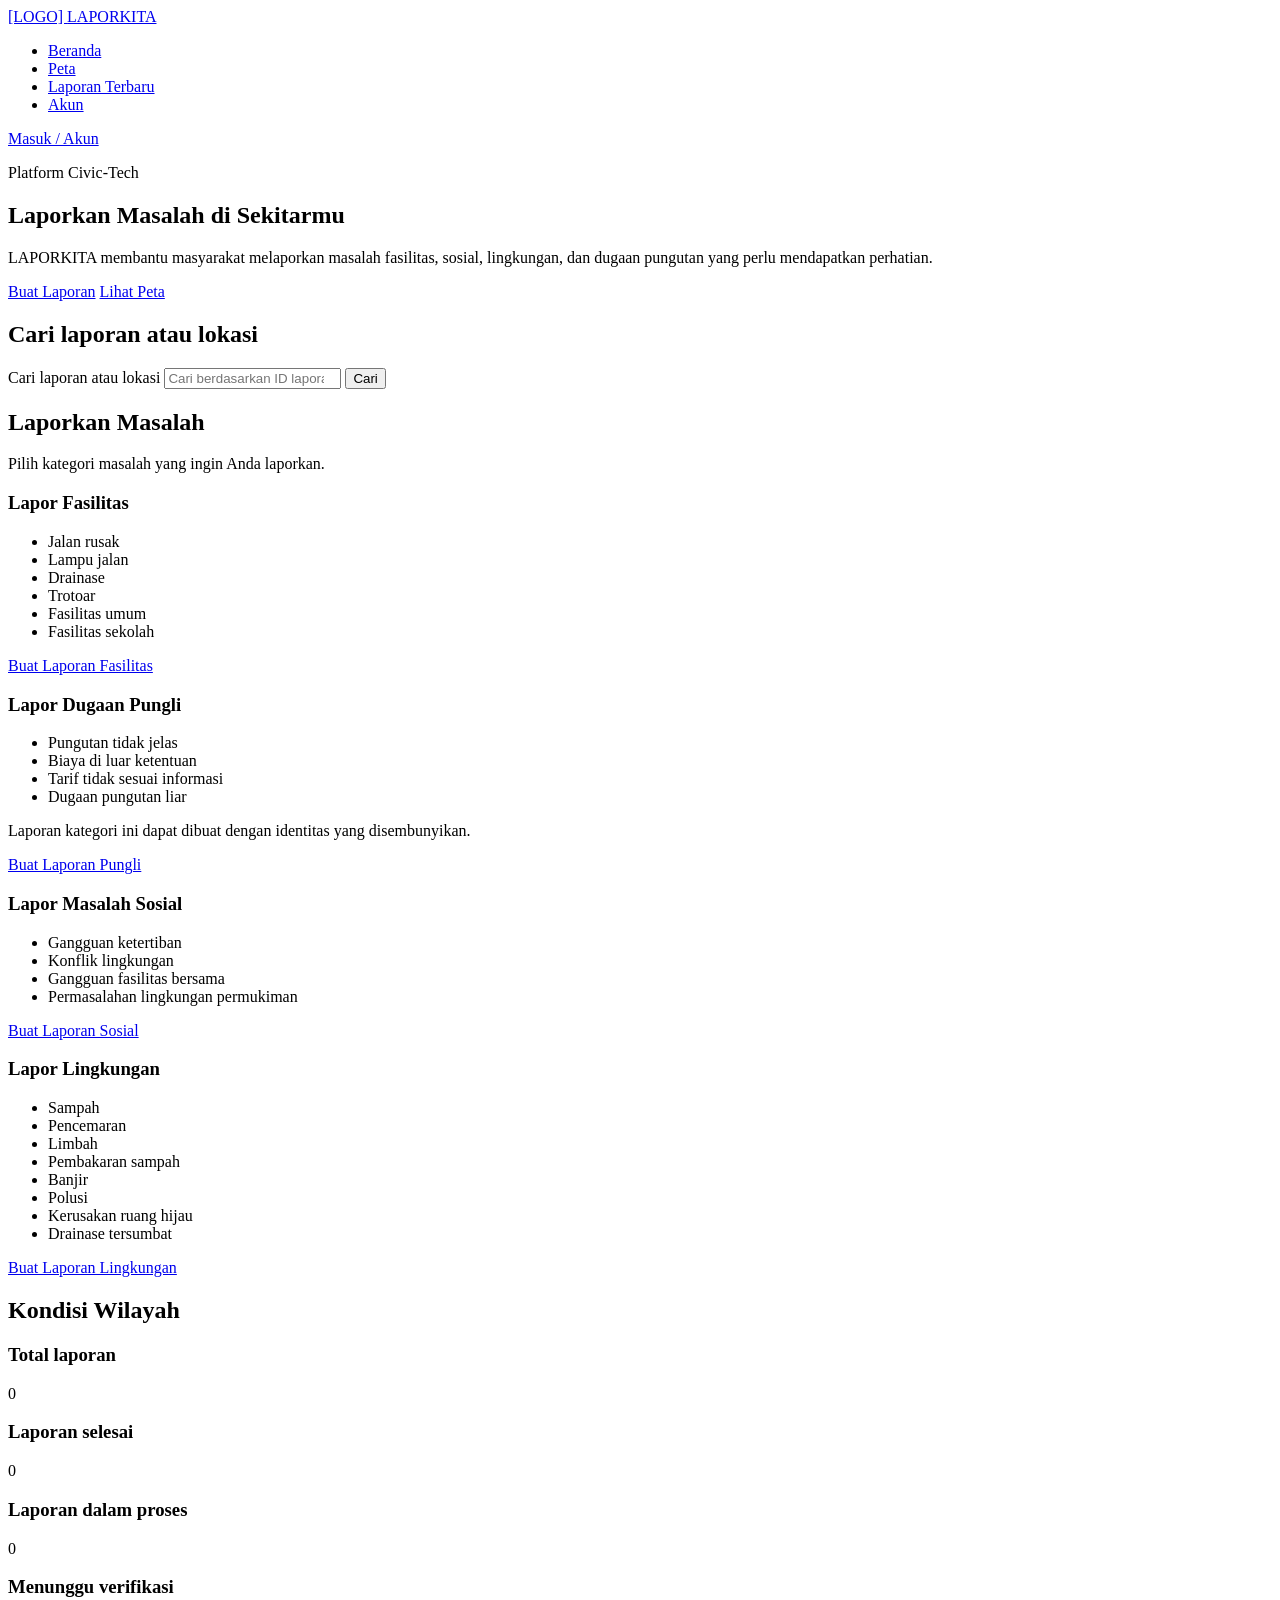
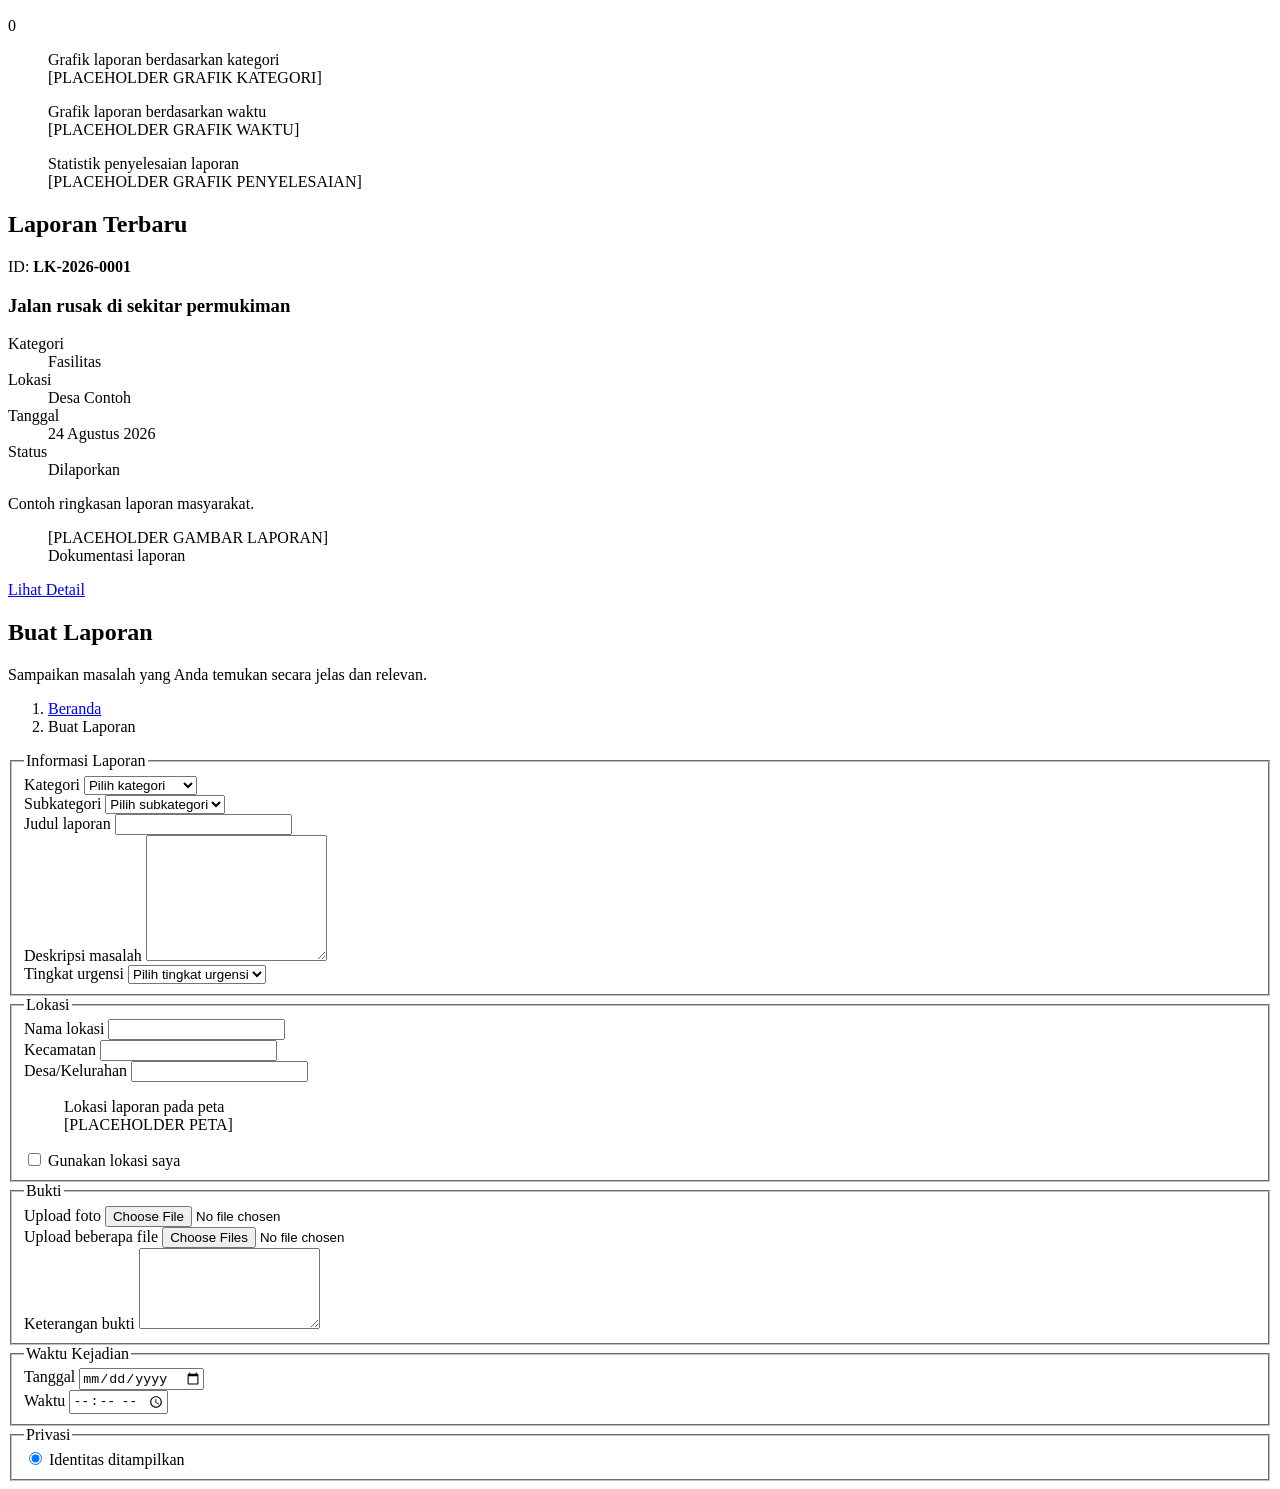
<file: index.htm>
<!DOCTYPE html>
<html lang="id">
<head>
    <meta charset="UTF-8">
    <meta name="viewport" content="width=device-width, initial-scale=1.0">
    <meta name="description" content="LAPORKITA - Platform partisipasi masyarakat untuk melaporkan dan memantau permasalahan lingkungan dan fasilitas publik.">
    <title>LAPORKITA</title>
</head>

<body>

    <!-- =========================================================
         GLOBAL HEADER
         ========================================================= -->

    <header id="site-header">
        <div class="brand">
            <a href="#beranda">
                <span class="logo-placeholder" aria-label="Logo LAPORKITA">
                    [LOGO]
                </span>
                <span>LAPORKITA</span>
            </a>
        </div>

        <nav aria-label="Navigasi utama">
            <ul>
                <li><a href="#beranda">Beranda</a></li>
                <li><a href="#peta-laporan">Peta</a></li>
                <li><a href="#laporan-terbaru">Laporan Terbaru</a></li>
                <li><a href="#akun-masyarakat">Akun</a></li>
            </ul>
        </nav>

        <div class="header-account">
            <a href="#akun-masyarakat">Masuk / Akun</a>
        </div>
    </header>


    <!-- =========================================================
         MAIN APPLICATION
         Setiap section "page" dapat dipisahkan menjadi file HTML
         tersendiri ketika website dikembangkan menjadi multi-page.
         ========================================================= -->

    <main id="main-content">


        <!-- =====================================================
             01. BERANDA MASYARAKAT
             ===================================================== -->

        <section id="beranda" class="page page-public">

            <header class="page-header">
                <p class="platform-label">Platform Civic-Tech</p>
                <h1>Laporkan Masalah di Sekitarmu</h1>
                <p>
                    LAPORKITA membantu masyarakat melaporkan masalah
                    fasilitas, sosial, lingkungan, dan dugaan pungutan
                    yang perlu mendapatkan perhatian.
                </p>

                <div class="hero-actions">
                    <a href="#formulir-laporan">Buat Laporan</a>
                    <a href="#peta-laporan">Lihat Peta</a>
                </div>
            </header>


            <!-- SEARCH -->

            <section id="search-section" aria-labelledby="search-heading">
                <header>
                    <h2 id="search-heading">Cari laporan atau lokasi</h2>
                </header>

                <form action="#" method="get">
                    <label for="global-search">Cari laporan atau lokasi</label>
                    <input
                        type="search"
                        id="global-search"
                        name="search"
                        placeholder="Cari berdasarkan ID laporan, masalah, atau lokasi..."
                    >
                    <button type="submit">Cari</button>
                </form>
            </section>


            <!-- KATEGORI LAPORAN -->

            <section id="kategori-laporan" aria-labelledby="kategori-heading">
                <header>
                    <h2 id="kategori-heading">Laporkan Masalah</h2>
                    <p>Pilih kategori masalah yang ingin Anda laporkan.</p>
                </header>


                <div class="report-category-list">

                    <article class="report-category" id="kategori-fasilitas">
                        <header>
                            <h3>Lapor Fasilitas</h3>
                        </header>

                        <ul>
                            <li>Jalan rusak</li>
                            <li>Lampu jalan</li>
                            <li>Drainase</li>
                            <li>Trotoar</li>
                            <li>Fasilitas umum</li>
                            <li>Fasilitas sekolah</li>
                        </ul>

                        <footer>
                            <a href="#formulir-laporan">Buat Laporan Fasilitas</a>
                        </footer>
                    </article>


                    <article class="report-category" id="kategori-pungli">
                        <header>
                            <h3>Lapor Dugaan Pungli</h3>
                        </header>

                        <ul>
                            <li>Pungutan tidak jelas</li>
                            <li>Biaya di luar ketentuan</li>
                            <li>Tarif tidak sesuai informasi</li>
                            <li>Dugaan pungutan liar</li>
                        </ul>

                        <aside>
                            <p>
                                Laporan kategori ini dapat dibuat dengan
                                identitas yang disembunyikan.
                            </p>
                        </aside>

                        <footer>
                            <a href="#formulir-laporan">Buat Laporan Pungli</a>
                        </footer>
                    </article>


                    <article class="report-category" id="kategori-sosial">
                        <header>
                            <h3>Lapor Masalah Sosial</h3>
                        </header>

                        <ul>
                            <li>Gangguan ketertiban</li>
                            <li>Konflik lingkungan</li>
                            <li>Gangguan fasilitas bersama</li>
                            <li>Permasalahan lingkungan permukiman</li>
                        </ul>

                        <footer>
                            <a href="#formulir-laporan">Buat Laporan Sosial</a>
                        </footer>
                    </article>


                    <article class="report-category" id="kategori-lingkungan">
                        <header>
                            <h3>Lapor Lingkungan</h3>
                        </header>

                        <ul>
                            <li>Sampah</li>
                            <li>Pencemaran</li>
                            <li>Limbah</li>
                            <li>Pembakaran sampah</li>
                            <li>Banjir</li>
                            <li>Polusi</li>
                            <li>Kerusakan ruang hijau</li>
                            <li>Drainase tersumbat</li>
                        </ul>

                        <footer>
                            <a href="#formulir-laporan">Buat Laporan Lingkungan</a>
                        </footer>
                    </article>

                </div>
            </section>


            <!-- KONDISI WILAYAH -->

            <section id="kondisi-wilayah" aria-labelledby="kondisi-heading">
                <header>
                    <h2 id="kondisi-heading">Kondisi Wilayah</h2>
                </header>

                <div class="statistics-summary">

                    <article>
                        <h3>Total laporan</h3>
                        <data value="0">0</data>
                    </article>

                    <article>
                        <h3>Laporan selesai</h3>
                        <data value="0">0</data>
                    </article>

                    <article>
                        <h3>Laporan dalam proses</h3>
                        <data value="0">0</data>
                    </article>

                    <article>
                        <h3>Menunggu verifikasi</h3>
                        <data value="0">0</data>
                    </article>

                </div>


                <div class="statistics-visualization">

                    <figure id="chart-category">
                        <figcaption>
                            Grafik laporan berdasarkan kategori
                        </figcaption>
                        <div class="chart-placeholder">
                            [PLACEHOLDER GRAFIK KATEGORI]
                        </div>
                    </figure>

                    <figure id="chart-time">
                        <figcaption>
                            Grafik laporan berdasarkan waktu
                        </figcaption>
                        <div class="chart-placeholder">
                            [PLACEHOLDER GRAFIK WAKTU]
                        </div>
                    </figure>

                    <figure id="chart-resolution">
                        <figcaption>
                            Statistik penyelesaian laporan
                        </figcaption>
                        <div class="chart-placeholder">
                            [PLACEHOLDER GRAFIK PENYELESAIAN]
                        </div>
                    </figure>

                </div>
            </section>


            <!-- LAPORAN TERBARU DI BERANDA -->

            <section aria-labelledby="home-latest-heading">
                <header>
                    <h2 id="home-latest-heading">Laporan Terbaru</h2>
                </header>

                <div class="latest-report-list">

                    <article class="report-card">
                        <header>
                            <p>ID: <strong>LK-2026-0001</strong></p>
                            <h3>Jalan rusak di sekitar permukiman</h3>
                        </header>

                        <dl>
                            <dt>Kategori</dt>
                            <dd>Fasilitas</dd>

                            <dt>Lokasi</dt>
                            <dd>Desa Contoh</dd>

                            <dt>Tanggal</dt>
                            <dd>
                                <time datetime="2026-08-24">24 Agustus 2026</time>
                            </dd>

                            <dt>Status</dt>
                            <dd>
                                <span class="status status-dilaporkan">
                                    Dilaporkan
                                </span>
                            </dd>
                        </dl>

                        <p>
                            Contoh ringkasan laporan masyarakat.
                        </p>

                        <figure>
                            <div class="image-placeholder">
                                [PLACEHOLDER GAMBAR LAPORAN]
                            </div>
                            <figcaption>Dokumentasi laporan</figcaption>
                        </figure>

                        <a href="#detail-laporan-masyarakat">
                            Lihat Detail
                        </a>
                    </article>

                </div>
            </section>

        </section>


        <!-- =====================================================
             02. FORMULIR LAPORAN
             ===================================================== -->

        <section id="formulir-laporan" class="page page-report-form">

            <header>
                <h1>Buat Laporan</h1>
                <p>
                    Sampaikan masalah yang Anda temukan secara jelas
                    dan relevan.
                </p>
            </header>


            <nav aria-label="Breadcrumb">
                <ol>
                    <li><a href="#beranda">Beranda</a></li>
                    <li>Buat Laporan</li>
                </ol>
            </nav>


            <form action="#" method="post" enctype="multipart/form-data">

                <fieldset>
                    <legend>Informasi Laporan</legend>

                    <div class="form-field">
                        <label for="report-category">
                            Kategori
                        </label>

                        <select
                            id="report-category"
                            name="category"
                            required
                        >
                            <option value="">
                                Pilih kategori
                            </option>
                            <option value="fasilitas">
                                Fasilitas
                            </option>
                            <option value="pungli">
                                Dugaan Pungli
                            </option>
                            <option value="sosial">
                                Masalah Sosial
                            </option>
                            <option value="lingkungan">
                                Lingkungan
                            </option>
                        </select>
                    </div>


                    <div class="form-field">
                        <label for="report-subcategory">
                            Subkategori
                        </label>

                        <select
                            id="report-subcategory"
                            name="subcategory"
                        >
                            <option value="">
                                Pilih subkategori
                            </option>
                        </select>
                    </div>


                    <div class="form-field">
                        <label for="report-title">
                            Judul laporan
                        </label>

                        <input
                            type="text"
                            id="report-title"
                            name="title"
                            required
                        >
                    </div>


                    <div class="form-field">
                        <label for="report-description">
                            Deskripsi masalah
                        </label>

                        <textarea
                            id="report-description"
                            name="description"
                            rows="8"
                            required
                        ></textarea>
                    </div>


                    <div class="form-field">
                        <label for="report-urgency">
                            Tingkat urgensi
                        </label>

                        <select
                            id="report-urgency"
                            name="urgency"
                        >
                            <option value="">
                                Pilih tingkat urgensi
                            </option>
                            <option value="rendah">Rendah</option>
                            <option value="sedang">Sedang</option>
                            <option value="tinggi">Tinggi</option>
                            <option value="darurat">Darurat</option>
                        </select>
                    </div>

                </fieldset>


                <fieldset>
                    <legend>Lokasi</legend>

                    <div class="form-field">
                        <label for="location-name">
                            Nama lokasi
                        </label>

                        <input
                            type="text"
                            id="location-name"
                            name="location_name"
                        >
                    </div>


                    <div class="form-field">
                        <label for="district">
                            Kecamatan
                        </label>

                        <input
                            type="text"
                            id="district"
                            name="district"
                        >
                    </div>


                    <div class="form-field">
                        <label for="village">
                            Desa/Kelurahan
                        </label>

                        <input
                            type="text"
                            id="village"
                            name="village"
                        >
                    </div>


                    <figure class="map-placeholder">
                        <figcaption>
                            Lokasi laporan pada peta
                        </figcaption>

                        <div>
                            [PLACEHOLDER PETA]
                        </div>
                    </figure>


                    <div class="form-field">
                        <input
                            type="checkbox"
                            id="use-my-location"
                            name="use_my_location"
                        >

                        <label for="use-my-location">
                            Gunakan lokasi saya
                        </label>
                    </div>

                </fieldset>


                <fieldset>
                    <legend>Bukti</legend>

                    <div class="form-field">
                        <label for="report-photo">
                            Upload foto
                        </label>

                        <input
                            type="file"
                            id="report-photo"
                            name="photo"
                            accept="image/*"
                        >
                    </div>


                    <div class="form-field">
                        <label for="report-files">
                            Upload beberapa file
                        </label>

                        <input
                            type="file"
                            id="report-files"
                            name="files"
                            multiple
                        >
                    </div>


                    <div class="form-field">
                        <label for="evidence-description">
                            Keterangan bukti
                        </label>

                        <textarea
                            id="evidence-description"
                            name="evidence_description"
                            rows="5"
                        ></textarea>
                    </div>

                </fieldset>


                <fieldset>
                    <legend>Waktu Kejadian</legend>

                    <div class="form-field">
                        <label for="incident-date">
                            Tanggal
                        </label>

                        <input
                            type="date"
                            id="incident-date"
                            name="incident_date"
                        >
                    </div>


                    <div class="form-field">
                        <label for="incident-time">
                            Waktu
                        </label>

                        <input
                            type="time"
                            id="incident-time"
                            name="incident_time"
                        >
                    </div>

                </fieldset>


                <fieldset>
                    <legend>Privasi</legend>

                    <div class="form-field">
                        <input
                            type="radio"
                            id="identity-visible"
                            name="identity_visibility"
                            value="visible"
                            checked
                        >

                        <label for="identity-visible">
                            Identitas ditampilkan
                        </label>
                    </div>


                    <div class="form-field">
                        <input
                            type="radio"
                            id="identity-hidden"
</file>
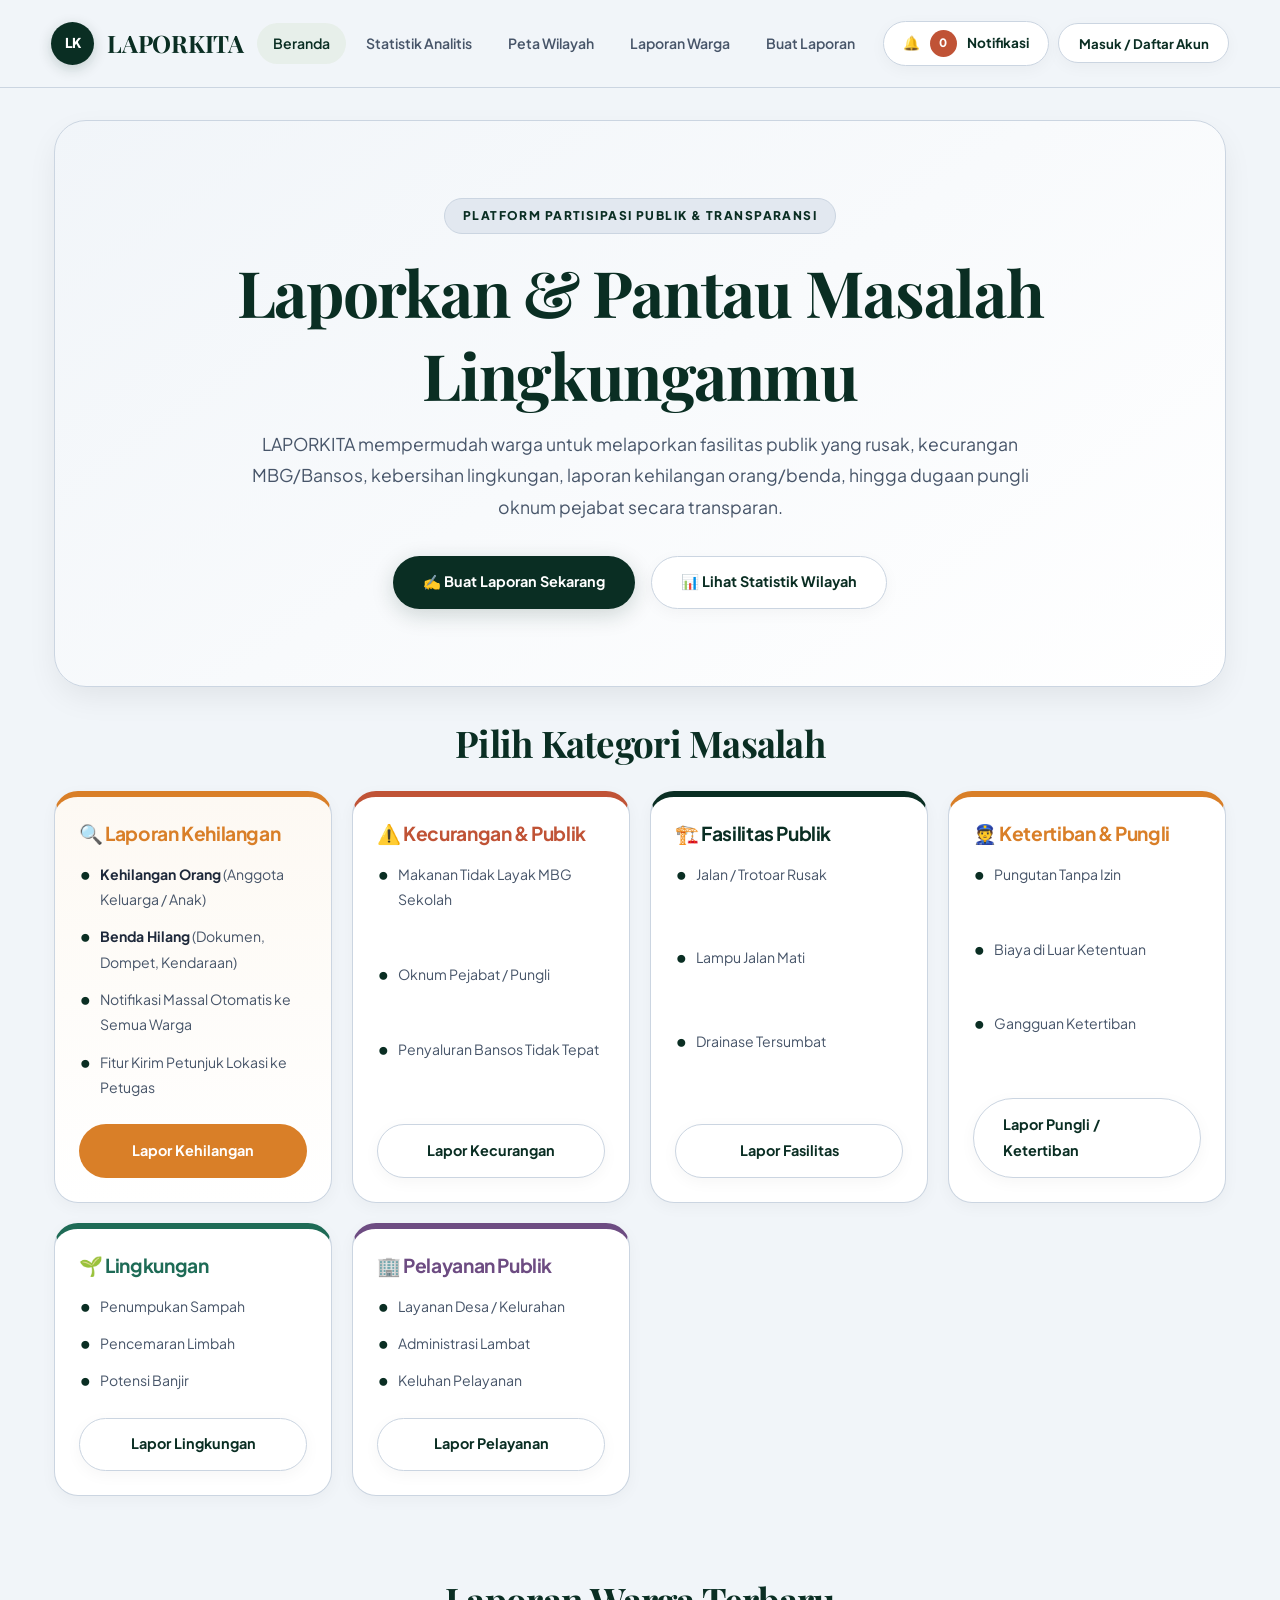
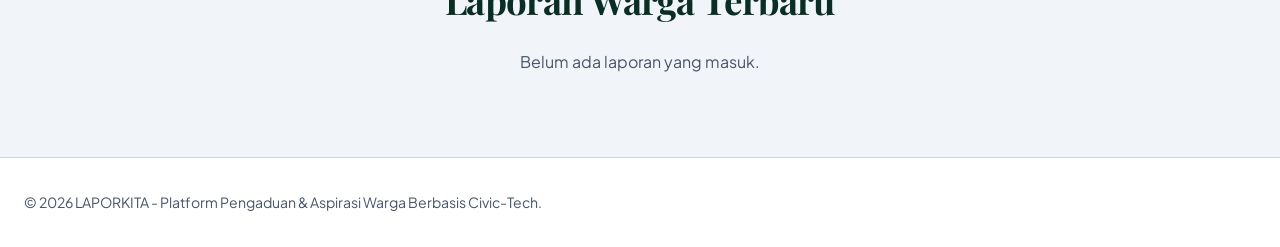
<file: index.html>
<!DOCTYPE html>
<html lang="id">
<head>
    <meta charset="UTF-8">
    <meta name="viewport" content="width=device-width, initial-scale=1.0">
    <title>LAPORKITA - Platform Pengaduan & Dashboard Petugas</title>
    
    <!-- Google Fonts: Plus Jakarta Sans & Playfair Display -->
    <link rel="preconnect" href="https://fonts.googleapis.com">
    <link rel="preconnect" href="https://fonts.gstatic.com" crossorigin>
    <link href="https://fonts.googleapis.com/css2?family=Playfair+Display:ital,wght@0,500;0,600;0,700;1,400&family=Plus+Jakarta+Sans:wght@400;500;600;700;800&display=swap" rel="stylesheet">

    <style>
        :root {
            /* 1. PERUBAHAN BACKGROUND: Nuansa Modern Cool Slate / Clean Grey */
            --color-background: #F1F5F9; 
            --color-surface: #FFFFFF;
            --color-surface-soft: #E2E8F0;
            --color-surface-tint: #CBD5E1;
            
            --color-primary: #0A2E23;         
            --color-primary-dark: #051A13;
            --color-primary-light: #E7EFEA;
            --color-primary-hover: #144435;

            --color-accent-teal: #1E6B56;
            --color-accent-teal-bg: #E4F1EC;
            --color-accent-coral: #C05336;      
            --color-accent-coral-bg: #FBECE8;
            --color-accent-amber: #D97F28;      
            --color-accent-amber-bg: #FDF3E7;

            --color-text: #1E293B;
            --color-text-secondary: #475569;
            --color-text-muted: #64748B;

            --color-border: #CBD5E1;
            --color-border-strong: #94A3B8;

            --color-success: #1E6B56;
            --color-success-bg: #E4F1EC;
            --color-warning: #D97F28;
            --color-warning-bg: #FDF3E7;
            --color-danger: #B93829;
            --color-danger-bg: #FCEAE8;
            --color-white: #FFFFFF;

            --shadow-sm: 0 4px 16px rgba(0, 0, 0, 0.04);
            --shadow-md: 0 12px 32px -4px rgba(0, 0, 0, 0.08);
            --shadow-lg: 0 24px 50px -8px rgba(0, 0, 0, 0.14);

            --radius-sm: 10px;
            --radius-md: 18px;
            --radius-lg: 24px;
            --radius-xl: 32px;
            --radius-pill: 9999px;

            --container-width: 1220px;
            --space-2: 0.5rem;
            --space-3: 0.75rem;
            --space-4: 1rem;
            --space-5: 1.25rem;
            --space-6: 1.5rem;
            --space-8: 2rem;
            --space-12: 3rem;
            --transition-smooth: 280ms cubic-bezier(0.16, 1, 0.3, 1);
        }

        *, *::before, *::after { box-sizing: border-box; }
        html { scroll-behavior: smooth; font-size: 16px; }
        body, h1, h2, h3, h4, h5, h6, p, figure, ul, ol { margin: 0; }
        ul, ol { padding: 0; list-style: none; }
        button, input, select, textarea { font: inherit; }
        button { cursor: pointer; border: none; }
        img { display: block; max-width: 100%; height: auto; }
        a { color: inherit; text-decoration: none; }

        body {
            min-width: 320px;
            background-color: var(--color-background);
            color: var(--color-text);
            font-family: 'Plus Jakarta Sans', -apple-system, BlinkMacSystemFont, sans-serif;
            font-size: 1rem;
            line-height: 1.8; /* 2. PERUBAHAN TATA LETAK: Jarak baris lebih longgar */
            -webkit-font-smoothing: antialiased;
        }

        body.modal-open { overflow: hidden !important; }

        main > section, main > .page {
            max-width: var(--container-width);
            margin-inline: auto;
            padding: var(--space-8) var(--space-6);
        }

        .page { animation: fadeIn 350ms cubic-bezier(0.16, 1, 0.3, 1); }
        @keyframes fadeIn {
            from { opacity: 0; transform: translateY(16px); }
            to { opacity: 1; transform: translateY(0); }
        }

        /* 3. PERUBAHAN TATA LETAK: Header ditengahkan secara vertikal & horizontal */
        .page-header { 
            margin-bottom: var(--space-8); 
            display: flex;
            flex-direction: column;
            align-items: center;
            text-align: center;
        }
        .page-header p { 
            max-width: 800px; 
            color: var(--color-text-secondary); 
            font-size: 1.1rem; 
            text-align: center; /* Memastikan p di header rata tengah */
        }
        
        /* 4. PERUBAHAN TATA LETAK: Paragraf umum menggunakan rata kanan-kiri (justify) */
        p { 
            color: var(--color-text-secondary); 
            text-align: justify; 
        }
        
        strong { font-weight: 700; color: var(--color-text); }

        h1, h2, h3, h4 { 
            color: var(--color-primary); 
            line-height: 1.3; 
            letter-spacing: -0.02em;
        }
        h1 { 
            font-family: 'Playfair Display', Georgia, serif; 
            font-size: clamp(2.5rem, 5vw, 4rem); 
            font-weight: 700;
            margin-bottom: var(--space-3);
            text-align: center;
        }
        h2 { 
            font-family: 'Playfair Display', Georgia, serif;
            font-size: clamp(1.75rem, 3vw, 2.3rem); 
            font-weight: 700;
            margin-bottom: var(--space-6); 
            text-align: center;
        }
        /* H3 dibuat rata kiri khusus untuk di dalam kartu agar tetap rapi */
        h3 { 
            font-family: 'Plus Jakarta Sans', sans-serif;
            font-size: 1.2rem; 
            font-weight: 700; 
            text-align: left;
        }

        .platform-label {
            display: inline-block;
            margin-bottom: var(--space-4);
            padding: 0.4rem 1.1rem;
            background: var(--color-surface-soft);
            color: var(--color-primary);
            border: 1px solid var(--color-border);
            border-radius: var(--radius-pill);
            font-size: 0.75rem;
            font-weight: 800;
            text-transform: uppercase;
            letter-spacing: 0.12em;
        }

        /* HEADER & NAVIGATION */
        #site-header {
            position: sticky; top: 0; z-index: 100;
            display: flex; justify-content: space-between; align-items: center;
            min-height: 5.5rem; padding: 0 clamp(1.5rem, 4vw, 4rem);
            border-bottom: 1px solid var(--color-border); 
            background: rgba(241, 245, 249, 0.92);
            backdrop-filter: blur(20px);
            -webkit-backdrop-filter: blur(20px);
        }

        .brand a { 
            display: inline-flex; 
            align-items: center; 
            gap: 0.8rem; 
            font-family: 'Playfair Display', Georgia, serif;
            font-size: 1.5rem; 
            font-weight: 700; 
            color: var(--color-primary); 
            letter-spacing: -0.01em;
        }
        .logo-placeholder {
            display: inline-grid; 
            width: 2.7rem; 
            height: 2.7rem; 
            place-items: center;
            border-radius: var(--radius-pill);
            background: var(--color-primary); 
            color: var(--color-white); 
            font-family: 'Plus Jakarta Sans', sans-serif;
            font-size: 0.85rem; 
            font-weight: 800;
            box-shadow: 0 4px 14px rgba(10, 46, 35, 0.2);
        }

        #site-header nav ul { display: flex; align-items: center; gap: 0.25rem; }
        #site-header nav a {
            display: inline-flex; align-items: center; min-height: 2.6rem; padding: 0 var(--space-4);
            border-radius: var(--radius-pill); color: var(--color-text-secondary); font-size: 0.88rem; font-weight: 600;
            transition: all var(--transition-smooth);
        }
        #site-header nav a:hover, #site-header nav a[aria-current="page"] {
            background: var(--color-primary-light); color: var(--color-primary);
        }

        /* BUTTONS */
        .btn-primary, .btn-secondary, .btn-danger, .btn-warning {
            display: inline-flex; align-items: center; justify-content: center; gap: 0.6rem;
            min-height: 3.2rem; padding: 0.8rem 1.8rem;
            border-radius: var(--radius-pill); font-weight: 700; font-size: 0.9rem;
            transition: all var(--transition-smooth); cursor: pointer; border: 1.5px solid transparent;
        }
        .btn-primary { background: var(--color-primary); color: var(--color-white); box-shadow: 0 6px 22px rgba(10, 46, 35, 0.18); }
        .btn-primary:hover { background: var(--color-primary-hover); transform: translateY(-2px); box-shadow: 0 10px 28px rgba(10, 46, 35, 0.25); }
        .btn-secondary { background: var(--color-surface); color: var(--color-primary); border-color: var(--color-border); box-shadow: var(--shadow-sm); }
        .btn-secondary:hover { background: var(--color-surface-soft); border-color: var(--color-primary); color: var(--color-primary); transform: translateY(-2px); }
        .btn-danger { background: var(--color-danger); color: var(--color-white); }
        .btn-danger:hover { transform: translateY(-2px); background: #a32f22; box-shadow: 0 8px 20px rgba(185, 56, 41, 0.25); }
        .btn-warning { background: var(--color-accent-amber); color: var(--color-white); }
        .btn-warning:hover { transform: translateY(-2px); background: #c26f1f; box-shadow: 0 8px 20px rgba(217, 127, 40, 0.25); }
        .btn-sm { min-height: 2.5rem; padding: 0.4rem 1.2rem; font-size: 0.825rem; }

        /* NOTIFICATION BELL BUTTON */
        .notif-bell-btn {
            position: relative; background: var(--color-surface); border: 1.5px solid var(--color-border);
            padding: 0.5rem 1.2rem; border-radius: var(--radius-pill); font-weight: 700; font-size: 0.85rem;
            display: inline-flex; align-items: center; gap: 0.6rem; color: var(--color-primary); 
            transition: all var(--transition-smooth); box-shadow: var(--shadow-sm);
        }
        .notif-bell-btn:hover { border-color: var(--color-primary); background: var(--color-surface-soft); transform: translateY(-1px); }
        .notif-badge { background: var(--color-accent-coral); color: white; border-radius: 999px; padding: 0.18rem 0.6rem; font-size: 0.725rem; font-weight: 800; }

        /* HERO & HERO CARDS */
        #beranda > .page-header {
            padding: clamp(4rem, 6vw, 6rem) clamp(2rem, 5vw, 4.5rem);
            border-radius: var(--radius-xl);
            /* Gradien menyesuaikan background abu ke putih */
            background: linear-gradient(145deg, #F1F5F9 0%, #FFFFFF 100%);
            border: 1.5px solid var(--color-border);
            box-shadow: var(--shadow-md);
        }
        
        /* 5. PERUBAHAN TATA LETAK: Tombol Hero di tengah */
        .hero-actions { 
            display: flex; 
            flex-wrap: wrap; 
            gap: var(--space-4); 
            margin-top: var(--space-8); 
            justify-content: center; 
            width: 100%;
        }

        .report-category-list { display: grid; grid-template-columns: repeat(auto-fit, minmax(260px, 1fr)); gap: var(--space-5); }
        .report-category {
            display: flex; flex-direction: column; padding: var(--space-6);
            border-radius: var(--radius-lg);
            background: var(--color-surface); 
            border: 1.5px solid var(--color-border);
            box-shadow: var(--shadow-sm);
            transition: transform var(--transition-smooth), box-shadow var(--transition-smooth), border-color var(--transition-smooth);
        }
        .report-category:hover { transform: translateY(-6px); box-shadow: var(--shadow-md); border-color: var(--color-primary); }
        
        .card-kehilangan { border-top: 6px solid var(--color-accent-amber); background: linear-gradient(180deg, #FDF9F3 0%, #FFFFFF 100%); }
        .card-kecurangan { border-top: 6px solid var(--color-accent-coral); }
        .card-fasilitas { border-top: 6px solid var(--color-primary); }
        .card-pungli { border-top: 6px solid var(--color-warning); }
        .card-kebersihan { border-top: 6px solid var(--color-accent-teal); }
        .card-pelayanan { border-top: 6px solid #6D4C82; }

        .report-category ul { display: grid; gap: var(--space-3); margin: var(--space-4) 0 var(--space-6); flex-grow: 1; }
        .report-category li { position: relative; padding-left: 1.3rem; color: var(--color-text-secondary); font-size: 0.88rem; text-align: left; }
        .report-category li::before { content: "•"; position: absolute; left: 0; color: var(--color-primary); font-weight: bold; font-size: 1.2rem; line-height: 1.2; }

        /* STATS & PROGRESS BARS */
        .statistics-summary { display: grid; grid-template-columns: repeat(auto-fit, minmax(190px, 1fr)); gap: var(--space-4); }
        .statistics-summary article { 
            padding: var(--space-6); border-radius: var(--radius-lg); 
            background: var(--color-surface); border: 1.5px solid var(--color-border);
            box-shadow: var(--shadow-sm); text-align: center;
        }
        .statistics-summary data { 
            display: block; margin-top: var(--space-2); 
            font-family: 'Playfair Display', Georgia, serif;
            font-size: 3.2rem; font-weight: 700; color: var(--color-primary); 
        }

        .stat-card-box { 
            padding: var(--space-6); border: 1.5px solid var(--color-border); 
            border-radius: var(--radius-lg); background: var(--color-surface); 
            margin-bottom: 1.5rem; box-shadow: var(--shadow-sm); 
        }
        .stat-card-box p { text-align: left; } /* Reset tata letak P di dalam box stat */
        
        .progress-bar-bg { width: 100%; height: 12px; background: var(--color-surface-soft); border-radius: 999px; overflow: hidden; margin: 0.6rem 0 1.4rem; }
        .progress-bar-fill { height: 100%; background: var(--color-primary); width: 0%; transition: width 0.5s cubic-bezier(0.16, 1, 0.3, 1); border-radius: 999px; }

        /* FORMS & INPUTS ORGANIC STYLE */
        fieldset { 
            margin-bottom: var(--space-6); padding: var(--space-8); 
            border: 1.5px solid var(--color-border); border-radius: var(--radius-xl); 
            background: var(--color-surface); box-shadow: var(--shadow-sm); 
        }
        legend { 
            padding-inline: var(--space-4); 
            font-family: 'Playfair Display', Georgia, serif;
            font-size: 1.25rem; font-weight: 600; color: var(--color-primary); 
            text-align: center;
        }
        
        .form-grid { display: grid; grid-template-columns: repeat(auto-fit, minmax(240px, 1fr)); gap: var(--space-4); }
        .form-field { display: flex; flex-direction: column; gap: 0.45rem; margin-bottom: var(--space-4); }
        label { font-weight: 700; font-size: 0.88rem; color: var(--color-text); text-align: left; }
        input, select, textarea {
            width: 100%; border: 1.5px solid var(--color-border); background: var(--color-background);
            color: var(--color-text); padding: 0.85rem 1.2rem; border-radius: var(--radius-md); outline: none;
            transition: all var(--transition-smooth); font-size: 0.95rem;
        }
        textarea { min-height: 8rem; resize: vertical; line-height: 1.6; }
        input:focus, select:focus, textarea:focus { 
            border-color: var(--color-primary); 
            background: var(--color-surface);
            box-shadow: 0 0 0 4px rgba(10, 46, 35, 0.08); 
        }

        .radio-group, .checkbox-group { display: flex; gap: 0.8rem; flex-wrap: wrap; margin-top: 0.3rem; }
        .radio-label, .checkbox-label { 
            display: flex; align-items: center; gap: 0.6rem; font-size: 0.88rem; font-weight: 600; 
            cursor: pointer; background: var(--color-surface-soft); padding: 0.65rem 1.2rem; 
            border-radius: var(--radius-pill); border: 1.5px solid var(--color-border); 
            transition: all var(--transition-smooth);
        }
        .radio-label:hover, .checkbox-label:hover { border-color: var(--color-primary); background: var(--color-primary-light); }
        .radio-label input, .checkbox-label input { width: auto; margin: 0; accent-color: var(--color-primary); }

        /* LIST & BADGES */
        .latest-report-list { display: grid; gap: var(--space-5); }
        .report-card { 
            padding: var(--space-6) var(--space-8); border: 1.5px solid var(--color-border); 
            border-radius: var(--radius-xl); background: var(--color-surface); 
            box-shadow: var(--shadow-sm); transition: all var(--transition-smooth); 
        }
        .report-card:hover { border-color: var(--color-primary); box-shadow: var(--shadow-md); transform: translateY(-2px); }
        .report-card p { text-align: left; margin-bottom: 0.5rem; } /* P pada card dibuat kiri agar rapi */
        
        .status { display: inline-flex; padding: 0.35rem 0.95rem; border-radius: var(--radius-pill); font-size: 0.75rem; font-weight: 800; letter-spacing: 0.04em; }
        .status-reported { background: var(--color-warning-bg); color: var(--color-accent-amber); }
        .status-process { background: #E2F0F9; color: #1E6091; }
        .status-completed { background: var(--color-success-bg); color: var(--color-success); }
        
        .badge-urgency { padding: 0.35rem 0.85rem; border-radius: var(--radius-pill); font-size: 0.75rem; font-weight: 800; }
        .urgency-Biasa { background: var(--color-surface-soft); color: var(--color-text-secondary); }
        .urgency-Penting { background: var(--color-warning-bg); color: var(--color-accent-amber); }
        .urgency-Darurat { background: var(--color-danger-bg); color: var(--color-danger); }
        .preview-img { max-height: 240px; width: 100%; border-radius: var(--radius-md); margin-top: 1rem; display: none; border: 1px solid var(--color-border); object-fit: cover; }

        /* NOTIF & PETUNJUK BADGES */
        .badge-kehilangan { background: var(--color-accent-amber-bg); color: var(--color-accent-amber); border: 1.5px solid #F5D2A3; font-weight: 800; }
        .clues-box { margin-top: 1.2rem; padding: 1.4rem; background: var(--color-background); border: 1.5px dashed var(--color-border-strong); border-radius: var(--radius-lg); }
        .clue-item { padding: 1rem 1.2rem; background: var(--color-surface); border: 1.5px solid var(--color-border); border-radius: var(--radius-md); margin-top: 0.6rem; box-shadow: var(--shadow-sm); }

        /* MODAL AUTH & GENERAL MODALS */
        .modal { 
            position: fixed; inset: 0; z-index: 1000; 
            display: none; align-items: center; justify-content: center; 
            background: rgba(15, 23, 42, 0.75); backdrop-filter: blur(10px); 
            -webkit-backdrop-filter: blur(10px);
            padding: 1.5rem 1rem; 
            overflow-y: auto; 
        }

        .modal-content { 
            position: relative; background: var(--color-surface); 
            padding: var(--space-8); border-radius: var(--radius-xl); 
            max-width: 520px; width: 100%; box-shadow: var(--shadow-lg); 
            max-height: 90vh; 
            overflow-y: auto;
            margin: auto;
            border: 1.5px solid var(--color-border);
        }

        .auth-tabs { display: flex; border-bottom: 2px solid var(--color-border); margin-bottom: var(--space-6); gap: 0.3rem; }
        .auth-tab-btn { flex: 1; padding: var(--space-3); border: none; background: none; font-weight: 700; font-size: 0.85rem; color: var(--color-text-muted); cursor: pointer; transition: all var(--transition-smooth); }
        .auth-tab-btn.active { border-bottom: 3px solid var(--color-primary); color: var(--color-primary); }
        .auth-tab-btn.officer-tab.active { border-bottom: 3px solid var(--color-danger); color: var(--color-danger); }

        footer.site-footer { 
            text-align: center; padding: var(--space-8) var(--space-6); 
            border-top: 1.5px solid var(--color-border); margin-top: var(--space-12); 
            background: var(--color-surface); color: var(--color-text-muted); font-size: 0.88rem; 
        }
    </style>
</head>

<body>

    <!-- GLOBAL HEADER -->
    <header id="site-header">
        <div class="brand">
            <a href="#beranda" class="nav-link" data-target="beranda">
                <span class="logo-placeholder">LK</span>
                <span>LAPORKITA</span>
            </a>
        </div>

        <nav aria-label="Navigasi utama">
            <ul>
                <li><a href="#beranda" class="nav-link" data-target="beranda">Beranda</a></li>
                <li><a href="#halaman-statistik" class="nav-link" data-target="halaman-statistik">Statistik Analitis</a></li>
                <li><a href="#peta-laporan" class="nav-link" data-target="peta-laporan">Peta Wilayah</a></li>
                <li><a href="#laporan-terbaru" class="nav-link" data-target="laporan-terbaru">Laporan Warga</a></li>
                <li><a href="#formulir-laporan" class="nav-link" data-target="formulir-laporan">Buat Laporan</a></li>
                <li id="nav-item-citizen-dash" style="display: none;"><a href="#akun-masyarakat" class="nav-link" data-target="akun-masyarakat">Laporan Saya</a></li>
                <li id="nav-item-officer-dash" style="display: none;"><a href="#dasbor-petugas" class="nav-link" data-target="dasbor-petugas" style="color:var(--color-danger); border:1px solid var(--color-border);">🛡️ Panel Petugas</a></li>
            </ul>
        </nav>

        <div style="display: flex; align-items: center; gap: 0.6rem;">
            <!-- BELL NOTIFIKASI MASSAL KEHILANGAN -->
            <button type="button" id="btn-open-notifications" class="notif-bell-btn">
                🔔 <span class="notif-badge" id="notif-count">0</span> Notifikasi
            </button>

            <div id="auth-header-action">
                <button type="button" id="btn-open-auth" class="btn-secondary btn-sm">Masuk / Daftar Akun</button>
            </div>
        </div>
    </header>

    <!-- MAIN APPLICATION -->
    <main id="main-content">

        <!-- BANNER NOTIFIKASI POP-UP MASSAL KEHILANGAN -->
        <div id="missing-alert-banner" style="display:none; background: var(--color-accent-amber-bg); border: 1.5px solid #F5D2A3; color: var(--color-accent-amber); padding: 1.2rem 1.6rem; border-radius: var(--radius-lg); margin-bottom: 2rem; box-shadow: var(--shadow-sm);">
            <div style="display: flex; justify-content: space-between; align-items: center; flex-wrap: wrap; gap: 0.8rem;">
                <div>
                    <strong style="color: var(--color-accent-amber);">🚨 BANTUAN DARURAT WARGA DIBUTUHKAN!</strong>
                    <p style="color: var(--color-text-secondary); margin: 0; font-size: 0.9rem; text-align: left;" id="banner-text">Ada laporan kehilangan orang/benda baru! Klik untuk melihat & kirim petunjuk bantuan.</p>
                </div>
                <button type="button" id="btn-view-missing-alert" class="btn-warning btn-sm">💡 Lihat & Kirim Petunjuk</button>
            </div>
        </div>

        <!-- 01. BERANDA -->
        <section id="beranda" class="page">
            <header class="page-header">
                <span class="platform-label">Platform Partisipasi Publik & Transparansi</span>
                <h1>Laporkan & Pantau Masalah Lingkunganmu</h1>
                <p>LAPORKITA mempermudah warga untuk melaporkan fasilitas publik yang rusak, kecurangan MBG/Bansos, kebersihan lingkungan, laporan kehilangan orang/benda, hingga dugaan pungli oknum pejabat secara transparan.</p>

                <div class="hero-actions">
                    <a href="#formulir-laporan" class="nav-link btn-primary" data-target="formulir-laporan">✍️ Buat Laporan Sekarang</a>
                    <a href="#halaman-statistik" class="nav-link btn-secondary" data-target="halaman-statistik">📊 Lihat Statistik Wilayah</a>
                </div>
            </header>

            <section id="kategori-laporan" style="margin-top: 2rem;">
                <h2>Pilih Kategori Masalah</h2>
                <div class="report-category-list">

                    <article class="report-category card-kehilangan">
                        <h3 style="color: var(--color-accent-amber);">🔍 Laporan Kehilangan</h3>
                        <ul>
                            <li><strong>Kehilangan Orang</strong> (Anggota Keluarga / Anak)</li>
                            <li><strong>Benda Hilang</strong> (Dokumen, Dompet, Kendaraan)</li>
                            <li>Notifikasi Massal Otomatis ke Semua Warga</li>
                            <li>Fitur Kirim Petunjuk Lokasi ke Petugas</li>
                        </ul>
                        <a href="#formulir-laporan" class="nav-link btn-warning btn-category-select" data-category="Laporan Kehilangan" data-target="formulir-laporan" style="margin-top:auto;">Lapor Kehilangan</a>
                    </article>

                    <article class="report-category card-kecurangan">
                        <h3 style="color: var(--color-accent-coral);">⚠️ Kecurangan & Publik</h3>
                        <ul>
                            <li>Makanan Tidak Layak MBG Sekolah</li>
                            <li>Oknum Pejabat / Pungli</li>
                            <li>Penyaluran Bansos Tidak Tepat</li>
                        </ul>
                        <a href="#formulir-laporan" class="nav-link btn-secondary btn-category-select" data-category="Kecurangan & Program Publik" data-target="formulir-laporan" style="margin-top:auto;">Lapor Kecurangan</a>
                    </article>

                    <article class="report-category card-fasilitas">
                        <h3 style="color: var(--color-primary);">🏗️ Fasilitas Publik</h3>
                        <ul>
                            <li>Jalan / Trotoar Rusak</li>
                            <li>Lampu Jalan Mati</li>
                            <li>Drainase Tersumbat</li>
                        </ul>
                        <a href="#formulir-laporan" class="nav-link btn-secondary btn-category-select" data-category="Fasilitas Publik" data-target="formulir-laporan" style="margin-top:auto;">Lapor Fasilitas</a>
                    </article>

                    <article class="report-category card-pungli">
                        <h3 style="color: var(--color-warning);">👮 Ketertiban & Pungli</h3>
                        <ul>
                            <li>Pungutan Tanpa Izin</li>
                            <li>Biaya di Luar Ketentuan</li>
                            <li>Gangguan Ketertiban</li>
                        </ul>
                        <a href="#formulir-laporan" class="nav-link btn-secondary btn-category-select" data-category="Ketertiban & Pungli" data-target="formulir-laporan" style="margin-top:auto;">Lapor Pungli / Ketertiban</a>
                    </article>

                    <article class="report-category card-kebersihan">
                        <h3 style="color: var(--color-accent-teal);">🌱 Lingkungan</h3>
                        <ul>
                            <li>Penumpukan Sampah</li>
                            <li>Pencemaran Limbah</li>
                            <li>Potensi Banjir</li>
                        </ul>
                        <a href="#formulir-laporan" class="nav-link btn-secondary btn-category-select" data-category="Kebersihan & Lingkungan" data-target="formulir-laporan" style="margin-top:auto;">Lapor Lingkungan</a>
                    </article>

                    <article class="report-category card-pelayanan">
                        <h3 style="color: #6D4C82;">🏢 Pelayanan Publik</h3>
                        <ul>
                            <li>Layanan Desa / Kelurahan</li>
                            <li>Administrasi Lambat</li>
                            <li>Keluhan Pelayanan</li>
                        </ul>
                        <a href="#formulir-laporan" class="nav-link btn-secondary btn-category-select" data-category="Pelayanan Publik" data-target="formulir-laporan" style="margin-top:auto;">Lapor Pelayanan</a>
                    </article>
                </div>
            </section>

            <section style="margin-top: 5rem;">
                <h2>Laporan Warga Terbaru</h2>
                <div class="latest-report-list" id="home-report-list">Loading...</div>
            </section>
        </section>

        <!-- 02. HALAMAN STATISTIK -->
        <section id="halaman-statistik" class="page" style="display: none;">
            <header class="page-header">
                <h1>Statistik & Transparansi Wilayah</h1>
                <p>Data real-time penanganan pengaduan masyarakat oleh instansi penegak dan pelayanan publik.</p>
            </header>

            <div class="statistics-summary" style="margin-bottom: 2rem;">
                <article><h3>Total Masuk</h3><data id="stat-total">0</data></article>
                <article><h3>Dalam Verifikasi</h3><data id="stat-reported" style="color: var(--color-warning);">0</data></article>
                <article><h3>Proses Penanganan</h3><data id="stat-process" style="color: #1E6091;">0</data></article>
                <article><h3>Laporan Selesai</h3><data id="stat-completed" style="color: var(--color-success);">0</data></article>
                <article><h3>Persentase Selesai</h3><data id="stat-rate" style="color: var(--color-primary);">0%</data></article>
            </div>

            <div class="form-grid">
                <div class="stat-card-box">
                    <h3>Sebaran Berdasarkan Kategori</h3>
                    <p style="text-align: left;"><small>Persentase pengaduan warga per jenis masalah</small></p>
                    <div style="margin-top: 1rem;">
                        <div><strong style="color:var(--color-accent-amber);">Laporan Kehilangan</strong> (<span id="count-cat-kehilangan">0</span>)</div>
                        <div class="progress-bar-bg"><div id="bar-cat-kehilangan" class="progress-bar-fill" style="background: var(--color-accent-amber);"></div></div>

                        <div><strong style="color:var(--color-accent-coral);">Kecurangan & Publik</strong> (<span id="count-cat-kecurangan">0</span>)</div>
                        <div class="progress-bar-bg"><div id="bar-cat-kecurangan" class="progress-bar-fill" style="background: var(--color-accent-coral);"></div></div>

                        <div><strong style="color:var(--color-primary);">Fasilitas Publik</strong> (<span id="count-cat-fasilitas">0</span>)</div>
                        <div class="progress-bar-bg"><div id="bar-cat-fasilitas" class="progress-bar-fill" style="background: var(--color-primary);"></div></div>

                        <div><strong style="color:var(--color-warning);">Ketertiban & Pungli</strong> (<span id="count-cat-pungli">0</span>)</div>
                        <div class="progress-bar-bg"><div id="bar-cat-pungli" class="progress-bar-fill" style="background: var(--color-warning);"></div></div>

                        <div><strong style="color:var(--color-accent-teal);">Kebersihan & Lingkungan</strong> (<span id="count-cat-lingkungan">0</span>)</div>
                        <div class="progress-bar-bg"><div id="bar-cat-lingkungan" class="progress-bar-fill" style="background: var(--color-accent-teal);"></div></div>

                        <div><strong style="color:#6D4C82;">Pelayanan Publik</strong> (<span id="count-cat-pelayanan">0</span>)</div>
                        <div class="progress-bar-bg"><div id="bar-cat-pelayanan" class="progress-bar-fill" style="background: #6D4C82;"></div></div>
                    </div>
                </div>

                <div class="stat-card-box">
                    <h3>Tingkat Urgensi Masalah</h3>
                    <p style="text-align: left;"><small>Klasifikasi kedaruratan laporan</small></p>
                    <div style="margin-top: 1rem;">
                        <div>🟢 <strong>Biasa</strong> (<span id="count-urg-biasa">0</span>)</div>
                        <div class="progress-bar-bg"><div id="bar-urg-biasa" class="progress-bar-fill" style="background: #64748b;"></div></div>

                        <div>🟡 <strong>Penting</strong> (<span id="count-urg-penting">0</span>)</div>
                        <div class="progress-bar-bg"><div id="bar-urg-penting" class="progress-bar-fill" style="background: var(--color-warning);"></div></div>

                        <div>🔴 <strong>Darurat (Bahaya)</strong> (<span id="count-urg-darurat">0</span>)</div>
                        <div class="progress-bar-bg"><div id="bar-urg-darurat" class="progress-bar-fill" style="background: var(--color-danger);"></div></div>
                    </div>
                </div>
            </div>
        </section>

        <!-- 03. PETA WILAYAH LAPORAN -->
        <section id="peta-laporan" class="page" style="display: none;">
            <header class="page-header">
                <h1>Peta Sebaran Laporan Wilayah</h1>
                <p>Visualisasi lokasi permasalahan fasilitas dan lingkungan yang dilaporkan warga.</p>
            </header>
            <div style="min-height: 450px; border: 2px dashed var(--color-border-strong); border-radius: var(--radius-xl); display: grid; place-items: center; background: var(--color-surface);">
                <div style="text-align: center;">
                    <p style="font-size: 1.5rem; font-weight: 800; color:var(--color-primary); text-align: center;">🗺️ Container Peta Sebaran Wilayah</p>
                    <small style="color:var(--color-text-muted);">Siap diintegrasikan dengan LeafletJS / Google Maps API</small>
                </div>
            </div>
        </section>

        <!-- 04. LAPORAN TERBARU WARGA -->
        <section id="laporan-terbaru" class="page" style="display: none;">
            <header class="page-header">
                <h1>Kumpulan Laporan Warga</h1>
                <p>Daftar transparan seluruh pengaduan yang dikirimkan oleh masyarakat secara publik.</p>
            </header>
            <div class="latest-report-list" id="all-reports-list">Loading...</div>
        </section>

        <!-- 05. FORMULIR LAPORAN -->
        <section id="formulir-laporan" class="page" style="display: none;">
            <header class="page-header">
                <h1>Buat Laporan Pengaduan</h1>
                <p>Isi formulir berikut dengan lengkap untuk mempercepat verifikasi dan tindak lanjut petugas.</p>
            </header>

            <form id="main-report-form">
                <fieldset>
                    <legend>1. Klasifikasi Masalah & Urgensi</legend>
                    <div class="form-grid">
                        <div class="form-field">
                            <label for="report-category">Kategori Utama *</label>
                            <select id="report-category" required>
                                <option value="">-- Pilih Kategori --</option>
                                <option value="Laporan Kehilangan">🔍 Laporan Kehilangan (Orang / Benda)</option>
                                <option value="Kecurangan & Program Publik">⚠️ Kecurangan & Program Publik</option>
                                <option value="Fasilitas Publik">Fasilitas Publik</option>
                                <option value="Ketertiban & Pungli">Ketertiban & Pungli</option>
                                <option value="Kebersihan & Lingkungan">Kebersihan & Lingkungan</option>
                                <option value="Pelayanan Publik">Pelayanan Publik</option>
                            </select>
                        </div>
                        <div class="form-field">
                            <label for="report-subcategory">Sub-Kategori Spesifik *</label>
                            <select id="report-subcategory" required>
                                <option value="">-- Pilih Sub-Kategori --</option>
                                <option value="Kehilangan Orang">🔍 Kehilangan Orang (Missing Person)</option>
                                <option value="Benda Hilang">📦 Benda Hilang (Barang/Kendaraan)</option>
                                <option value="Makanan MBG">Makanan Tidak Layak MBG</option>
                                <option value="Jalan Rusak">Jalan / Trotoar Rusak</option>
                                <option value="Pungli">Pungutan Liar</option>
                                <option value="Sampah Lingkungan">Penumpukan Sampah</option>
                                <option value="Lainnya">Lainnya</option>
                            </select>
                        </div>
                    </div>

                    <div class="form-field">
                        <label>Tingkat Urgensi Masalah *</label>
                        <div class="radio-group" style="justify-content: center;">
                            <label class="radio-label"><input type="radio" name="urgency" value="Biasa" checked> 🟢 Biasa</label>
                            <label class="radio-label"><input type="radio" name="urgency" value="Penting"> 🟡 Penting</label>
                            <label class="radio-label"><input type="radio" name="urgency" value="Darurat"> 🔴 Darurat (Bahaya)</label>
                        </div>
                    </div>
                </fieldset>

                <fieldset>
                    <legend>2. Detail Masalah & Lokasi Kejadian</legend>
                    <div class="form-field">
                        <label for="report-title">Judul Laporan *</label>
                        <input type="text" id="report-title" required placeholder="Tuliskan judul singkat (cth: Kehilangan Anak di Alun-Alun / Makanan Basi MBG)">
                    </div>

                    <div class="form-field">
                        <label for="report-description">Deskripsi Kronologi Kejadian *</label>
                        <textarea id="report-description" required placeholder="Jelaskan detail waktu, ciri-ciri fisik (jika orang/benda hilang), kronologi, dan nomor kontak aktif pelapor..."></textarea>
                    </div>

                    <div class="form-grid">
                        <div class="form-field">
                            <label for="incident-date">Tanggal & Waktu Kejadian</label>
                            <input type="datetime-local" id="incident-date">
                        </div>
                        <div class="form-field">
                            <label>Koordinat Presisi GPS</label>
                            <div style="display: flex; gap: 0.5rem;">
                                <input type="text" id="report-gps" placeholder="-6.1234, 106.5678" readonly style="background: var(--color-surface-soft);">
                                <button type="button" id="btn-get-gps" class="btn-secondary btn-sm">📍 Deteksi GPS</button>
                            </div>
                        </div>
                    </div>

                    <div class="form-field">
                        <label for="location-name">Alamat Patokan Detail *</label>
                        <input type="text" id="location-name" required placeholder="Contoh: Sekolah SDN 01 Sukamaju / Terakhir Dilihat di Terminal">
                    </div>
                </fieldset>

                <fieldset>
                    <legend>3. Bukti Visual & Opsi Identitas</legend>
                    <div class="form-grid">
                        <div class="form-field">
                            <label for="report-photo">Foto Bukti / Foto Hilang *</label>
                            <input type="file" id="report-photo" accept="image/*" required>
                            <img id="photo-preview" class="preview-img" alt="Preview Foto Bukti">
                        </div>
                        <div class="form-field">
                            <label for="report-attachment">File Lampiran Dokumen (Opsional)</label>
                            <input type="file" id="report-attachment">
                        </div>
                    </div>

                    <div class="form-field" style="margin-top: 1rem; align-items: center;">
                        <div class="checkbox-group">
                            <label class="checkbox-label"><input type="checkbox" id="is-anonymous"> 🔒 Kirim Sebagai Warga Anonim (Sembunyikan Nama)</label>
                        </div>
                    </div>

                    <div class="form-field" style="margin-top: 0.5rem; align-items: center;">
                        <div class="checkbox-group">
                            <label class="checkbox-label"><input type="checkbox" id="agree-terms" required> ⚖️ Saya menyatakan bahwa data ini valid & dapat dipertanggungjawabkan.</label>
                        </div>
                    </div>
                </fieldset>

                <div style="display: flex; gap: 1rem; justify-content: center;">
                    <button type="submit" id="btn-submit-report" class="btn-primary" style="flex:1; max-width:400px;">🚀 Kirim Laporan Pengaduan</button>
                    <button type="reset" class="btn-secondary">Reset Form</button>
                </div>
            </form>
        </section>

        <!-- 06. DASBOR WARGA -->
        <section id="akun-masyarakat" class="page" style="display: none;">
            <header class="page-header">
                <h1>Dashboard Pengaduan Saya</h1>
                <p id="user-welcome-text">Riwayat laporan yang telah kamu kirimkan ke sistem.</p>
            </header>
            <div id="my-reports-list" class="latest-report-list">Loading...</div>
        </section>

        <!-- 07. DASBOR PETUGAS -->
        <section id="dasbor-petugas" class="page" style="display: none;">
            <header class="page-header">
                <span class="platform-label" style="color:var(--color-danger); border-color:var(--color-danger-bg); background:var(--color-danger-bg);">Akses Petugas Terverifikasi</span>
                <h1>Panel Kontrol Penegak Wilayah</h1>
                <p>Kelola, tindak lanjuti, perbarui status pengaduan, dan pantau petunjuk pencarian dari warga secara terpusat.</p>
            </header>

            <!-- CONTAINER KHUSUS PETUNJUK MASUK DARI WARGA -->
            <section style="margin-bottom: 3.5rem; background: var(--color-surface); padding: 2rem; border-radius: var(--radius-lg); border: 1.5px solid #F5D2A3; box-shadow: var(--shadow-sm);">
                <h2 style="color:var(--color-accent-amber); display:flex; align-items:center; gap:0.5rem; justify-content: center;">
                    💡 Petunjuk Pencarian Kehilangan
                </h2>
                <p style="font-size:0.9rem; color:var(--color-text-muted); margin-bottom:1.5rem; text-align: center;">Daftar petunjuk & kontribusi masyarakat untuk kasus kehilangan orang/benda yang dikirim langsung ke petugas.</p>
                <div id="officer-clues-list" style="display:grid; gap:0.8rem;">
                    <p style="color:var(--color-text-muted); text-align: center;">Sedang memuat data petunjuk...</p>
                </div>
            </section>

            <h2 style="text-align: center;">Daftar Semua Laporan Masuk</h2>
            <div id="officer-reports-list" class="latest-report-list">Loading...</div>
        </section>

    </main>

    <!-- MODAL AUTHENTICATION -->
    <div id="auth-modal" class="modal">
        <div class="modal-content">
            <div class="auth-tabs">
                <button type="button" class="auth-tab-btn active" id="tab-btn-login">Login Warga</button>
                <button type="button" class="auth-tab-btn officer-tab" id="tab-btn-officer">🛡️ Login Petugas</button>
                <button type="button" class="auth-tab-btn" id="tab-btn-register">Daftar Akun</button>
            </div>

            <!-- FORM LOGIN WARGA -->
            <form id="form-login">
                <h2 style="text-align: center;">Masuk Warga LAPORKITA</h2>
                <p style="font-size:0.85rem; color:var(--color-text-muted); margin-bottom:1.5rem; text-align: center;">Masuk dengan akun warga kamu untuk memantau pengaduan.</p>
                <div class="form-field">
                    <label for="login-email">Email / Username</label>
                    <input type="text" id="login-email" required placeholder="email@domain.com atau username">
                </div>
                <div class="form-field">
                    <label for="login-password">Kata Sandi</label>
                    <input type="password" id="login-password" required placeholder="Password akun kamu">
                </div>
                <button type="submit" class="btn-primary" style="width: 100%; margin-top: 1rem;">Masuk Akun Warga</button>
            </form>

            <!-- FORM LOGIN PETUGAS -->
            <form id="form-login-officer" style="display: none;">
                <h2 style="color:var(--color-danger); text-align: center;">Akses Penegak / Petugas</h2>
                <p style="font-size:0.85rem; color:var(--color-text-muted); margin-bottom:1.5rem; text-align: center;">Masukan identitas dan kode otentikasi petugas Anda (Kode: <strong>3826252718</strong>).</p>
                <div class="form-field">
                    <label for="officer-email">Email / Username Petugas</label>
                    <input type="text" id="officer-email" required placeholder="petugas / email@instansi.go.id">
                </div>
                <div class="form-field">
                    <label for="officer-password">Kata Sandi</label>
                    <input type="password" id="officer-password" required placeholder="Password petugas">
                </div>
                <div class="form-field">
                    <label for="officer-code" style="color:var(--color-danger);">Kode Verifikasi Petugas *</label>
                    <input type="text" id="officer-code" required placeholder="Masukkan Kode (cth: 3826252718)">
                </div>
                <button type="submit" class="btn-primary" style="width: 100%; margin-top: 1rem; background: var(--color-danger); border-color: var(--color-danger);">Masuk Panel Petugas</button>
            </form>

            <!-- FORM REGISTER -->
            <form id="form-register" style="display: none;">
                <h2 style="text-align: center;">Buat Akun Baru</h2>
                <p style="font-size:0.85rem; color:var(--color-text-muted); margin-bottom:1.2rem; text-align: center;">Pilih peran akun saat mendaftar:</p>
                <div class="form-field">
                    <label for="reg-role">Daftar Sebagai *</label>
                    <select id="reg-role" required>
                        <option value="warga">Masyarakat / Warga</option>
                        <option value="officer">Penegak / Petugas Wilayah</option>
                    </select>
                </div>
                <div class="form-field">
                    <label for="reg-fullname">Nama Lengkap *</label>
                    <input type="text" id="reg-fullname" required placeholder="Sesuai KTP / NIK">
                </div>
                <div class="form-field">
                    <label for="reg-username">Username *</label>
                    <input type="text" id="reg-username" required placeholder="Contoh: ahmad_lapor">
                </div>
                <div class="form-field">
                    <label for="reg-email">Alamat Email *</label>
                    <input type="email" id="reg-email" required placeholder="nama@email.com">
                </div>
                <div class="form-grid">
                    <div class="form-field">
                        <label for="reg-password">Password *</label>
                        <input type="password" id="reg-password" minlength="6" required placeholder="Min 6 Karakter">
                    </div>
                    <div class="form-field">
                        <label for="reg-confirm">Konfirmasi *</label>
                        <input type="password" id="reg-confirm" minlength="6" required placeholder="Ulangi Pass">
                    </div>
                </div>
                <button type="submit" class="btn-primary" style="width: 100%; margin-top: 1rem;">Daftar Akun LAPORKITA</button>
            </form>

            <button type="button" id="btn-close-modal" class="btn-secondary btn-sm" style="width: 100%; margin-top: 1rem;">Batal</button>
        </div>
    </div>

    <!-- MODAL POPUP UNTUK KIRIM PETUNJUK LOKASI (FITUR PENCARIAN KEHILANGAN) -->
    <div id="clue-modal" class="modal">
        <div class="modal-content">
            <h2 style="color: var(--color-accent-amber); text-align: center;">💡 Kirim Petunjuk Pencarian</h2>
            <p style="font-size: 0.85rem; color: var(--color-text-muted); margin-bottom: 1.5rem; text-align: center;">
                Bantu petugas & pelapor menemukan kasus ini. Informasi Anda akan diteruskan langsung ke Petugas Wilayah.
            </p>

            <form id="form-submit-clue">
                <input type="hidden" id="clue-report-id">
                <input type="hidden" id="clue-report-title">

                <div class="form-field">
                    <label>Informasi Kasus</label>
                    <input type="text" id="clue-display-target" readonly style="background: var(--color-surface-soft); font-weight:700;">
                </div>

                <div class="form-field">
                    <label for="clue-informant">Nama / Kontak Informasi Anda *</label>
                    <input type="text" id="clue-informant" required placeholder="Nama Anda / No HP Aktif (cth: Budi 08123456789)">
                </div>

                <div class="form-field">
                    <label for="clue-location">Lokasi Terakhir Terlihat / Patokan *</label>
                    <input type="text" id="clue-location" required placeholder="cth: Terlihat di sekitar Stasiun Kereta jam 14:00">
                </div>

                <div class="form-field">
                    <label for="clue-text">Detail Petunjuk Lengkap *</label>
                    <textarea id="clue-text" required placeholder="Jelaskan ciri-ciri pakaian terakhir, kendaraan yang dipakai, atau keterangan penting lainnya..."></textarea>
                </div>

                <div style="display: flex; gap: 0.8rem; margin-top: 1.5rem; justify-content: center;">
                    <button type="submit" id="btn-send-clue-submit" class="btn-warning" style="flex: 1;">🚀 Kirim Petunjuk ke Petugas</button>
                    <button type="button" id="btn-close-clue-modal" class="btn-secondary">Batal</button>
                </div>
            </form>
        </div>
    </div>

    <!-- MODAL LIST ALL NOTIFIKASI KEHILANGAN -->
    <div id="notifications-modal" class="modal">
        <div class="modal-content">
            <h2 style="text-align: center;">🚨 Laporan Kehilangan Masuk</h2>
            <p style="font-size: 0.85rem; color: var(--color-text-muted); margin-bottom: 1.5rem; text-align: center;">Daftar semua laporan kehilangan orang/benda aktif yang membutuhkan bantuan warga.</p>
            <div id="notif-modal-list" style="display: grid; gap: 0.8rem;">
                <p style="text-align: center;">Belum ada laporan kehilangan baru.</p>
            </div>
            <button type="button" id="btn-close-notif-modal" class="btn-secondary btn-sm" style="width: 100%; margin-top: 1.2rem;">Tutup</button>
        </div>
    </div>

    <!-- GLOBAL FOOTER -->
    <footer class="site-footer">
        <p>&copy; 2026 LAPORKITA - Platform Pengaduan & Aspirasi Warga Berbasis Civic-Tech.</p>
    </footer>

    <!-- SCRIPT APPLICATION METODE FETCH API (MOCKAPI.IO) -->
    <script>
        (() => {
            'use strict';
            
            const API_BASE_URL = 'https://6a8e9a1aa12b7de8cc0ec0ef.mockapi.io/laporkita/api';
            const SESSION_KEY = 'laporkita_session';
            const FIXED_OFFICER_CODE = '3826252718';

            async function fetchUsers() {
                try {
                    const res = await fetch(`${API_BASE_URL}/users`);
                    if (!res.ok) return [];
                    return await res.json();
                } catch(e) {
                    return [];
                }
            }

            async function fetchReports() {
                try {
                    const res = await fetch(`${API_BASE_URL}/reports`);
                    if (!res.ok) return [];
                    const data = await res.json();
                    return data.reverse();
                } catch(e) {
                    return [];
                }
            }

            async function fetchClues() {
                try {
                    const res = await fetch(`${API_BASE_URL}/clues`);
                    if (!res.ok) return getLocalCluesFallback();
                    return await res.json();
                } catch(e) {
                    return getLocalCluesFallback();
                }
            }

            function getLocalCluesFallback() {
                try {
                    return JSON.parse(localStorage.getItem('laporkita_clues_fallback') || '[]');
                } catch(e) { return []; }
            }

            async function saveClue(clueData) {
                try {
                    const res = await fetch(`${API_BASE_URL}/clues`, {
                        method: 'POST',
                        headers: { 'Content-Type': 'application/json' },
                        body: JSON.stringify(clueData)
                    });
                    if (!res.ok) throw new Error();
                } catch(e) {
                    const local = getLocalCluesFallback();
                    local.unshift(clueData);
                    localStorage.setItem('laporkita_clues_fallback', JSON.stringify(local));
                }
            }

            function getSession() {
                try { const item = localStorage.getItem(SESSION_KEY); return item ? JSON.parse(item) : null; } catch(e) { return null; }
            }
            function setSession(val) {
                try { localStorage.setItem(SESSION_KEY, JSON.stringify(val)); } catch(e) {}
            }

            async function seedDefaultUsers() {
                const users = await fetchUsers();
                if (users.length === 0) {
                    await fetch(`${API_BASE_URL}/users`, { method: 'POST', headers: { 'Content-Type': 'application/json' }, body: JSON.stringify({ fullname: 'Mohammad Arga', username: 'arga', email: 'arga@test.com', password: 'password123', role: 'warga' }) });
                    await fetch(`${API_BASE_URL}/users`, { method: 'POST', headers: { 'Content-Type': 'application/json' }, body: JSON.stringify({ fullname: 'Bripka Susanto (Satgas)', username: 'petugas', email: 'petugas@polri.go.id', password: 'password123', role: 'officer' }) });
                }
            }
            seedDefaultUsers();

            function navigateTo(targetId) {
                document.querySelectorAll('.page').forEach(p => p.style.display = 'none');
                const targetPage = document.getElementById(targetId) || document.getElementById('beranda');
                targetPage.style.display = 'block';

                document.querySelectorAll('#site-header nav a').forEach(a => {
                    if (a.getAttribute('data-target') === targetId) a.setAttribute('aria-current', 'page');
                    else a.removeAttribute('aria-current');
                });

                window.scrollTo(0, 0);
                renderAllData();
            }

            const authModal = document.getElementById('auth-modal');
            const tabLoginBtn = document.getElementById('tab-btn-login');
            const tabOfficerBtn = document.getElementById('tab-btn-officer');
            const tabRegBtn = document.getElementById('tab-btn-register');
            const formLogin = document.getElementById('form-login');
            const formLoginOfficer = document.getElementById('form-login-officer');
            const formRegister = document.getElementById('form-register');

            function openModal() { authModal.style.display = 'flex'; document.body.classList.add('modal-open'); }
            function closeModal() { authModal.style.display = 'none'; document.body.classList.remove('modal-open'); }

            tabLoginBtn.addEventListener('click', () => { tabLoginBtn.classList.add('active'); tabOfficerBtn.classList.remove('active'); tabRegBtn.classList.remove('active'); formLogin.style.display = 'block'; formLoginOfficer.style.display = 'none'; formRegister.style.display = 'none'; });
            tabOfficerBtn.addEventListener('click', () => { tabOfficerBtn.classList.add('active'); tabLoginBtn.classList.remove('active'); tabRegBtn.classList.remove('active'); formLoginOfficer.style.display = 'block'; formLogin.style.display = 'none'; formRegister.style.display = 'none'; });
            tabRegBtn.addEventListener('click', () => { tabRegBtn.classList.add('active'); tabLoginBtn.classList.remove('active'); tabOfficerBtn.classList.remove('active'); formRegister.style.display = 'block'; formLogin.style.display = 'none'; formLoginOfficer.style.display = 'none'; });

            document.getElementById('btn-close-modal').addEventListener('click', closeModal);
            authModal.addEventListener('click', (e) => { if (e.target === authModal) closeModal(); });

            const clueModal = document.getElementById('clue-modal');
            const notificationsModal = document.getElementById('notifications-modal');

            window.openClueModal = function(reportId, reportTitle) {
                document.getElementById('clue-report-id').value = reportId;
                document.getElementById('clue-report-title').value = reportTitle;
                document.getElementById('clue-display-target').value = reportTitle;
                const session = getSession();
                if (session) document.getElementById('clue-informant').value = `${session.fullname} (${session.email})`;
                clueModal.style.display = 'flex'; document.body.classList.add('modal-open');
            };

            document.getElementById('btn-close-clue-modal').addEventListener('click', () => { clueModal.style.display = 'none'; document.body.classList.remove('modal-open'); });
            document.getElementById('btn-open-notifications').addEventListener('click', () => { notificationsModal.style.display = 'flex'; document.body.classList.add('modal-open'); });
            document.getElementById('btn-close-notif-modal').addEventListener('click', () => { notificationsModal.style.display = 'none'; document.body.classList.remove('modal-open'); });

            document.getElementById('form-submit-clue').addEventListener('submit', async function(e) {
                e.preventDefault();
                const btn = document.getElementById('btn-send-clue-submit');
                btn.disabled = true; btn.textContent = '⏳ Mengirim...';
                const newClue = {
                    id: Date.now().toString(),
                    reportId: document.getElementById('clue-report-id').value,
                    reportTitle: document.getElementById('clue-report-title').value,
                    informant: document.getElementById('clue-informant').value,
                    location: document.getElementById('clue-location').value,
                    text: document.getElementById('clue-text').value,
                    createdAt: new Date().toLocaleString()
                };
                await saveClue(newClue);
                btn.disabled = false; btn.textContent = '🚀 Kirim Petunjuk ke Petugas';
                this.reset(); clueModal.style.display = 'none'; document.body.classList.remove('modal-open');
                alert('Terimakasih! Petunjuk Anda telah terkirim langsung ke Panel Petugas Wilayah.');
                renderAllData();
            });

            formRegister.addEventListener('submit', async (e) => {
                e.preventDefault();
                const pass = document.getElementById('reg-password').value;
                if (pass !== document.getElementById('reg-confirm').value) { alert('Konfirmasi kata sandi tidak cocok!'); return; }
                const users = await fetchUsers();
                const email = document.getElementById('reg-email').value.trim();
                const username = document.getElementById('reg-username').value.trim();
                if (users.find(u => u.email === email || u.username === username)) { alert('Email atau Username ini sudah terdaftar!'); return; }

                const newUser = { fullname: document.getElementById('reg-fullname').value, username, email, password: pass, role: document.getElementById('reg-role').value };
                const res = await fetch(`${API_BASE_URL}/users`, { method: 'POST', headers: { 'Content-Type': 'application/json' }, body: JSON.stringify(newUser) });

                if (res.ok) {
                    const savedUser = await res.json();
                    if (newUser.role === 'officer') { alert('Pendaftaran Akun Petugas Berhasil! Silakan masuk melalui tab Login Petugas.'); tabOfficerBtn.click(); }
                    else { setSession(savedUser); alert('Pendaftaran akun warga berhasil! Anda otomatis masuk.'); closeModal(); formRegister.reset(); updateAuthUI(); navigateTo('akun-masyarakat'); }
                } else { alert('Gagal mendaftar. Silakan coba lagi.'); }
            });

            formLogin.addEventListener('submit', async (e) => {
                e.preventDefault();
                const inputId = document.getElementById('login-email').value.trim();
                const pass = document.getElementById('login-password').value;
                const users = await fetchUsers();
                const user = users.find(u => (u.email === inputId || u.username === inputId) && u.password === pass);

                if (user) {
                    if (user.role === 'officer') { alert('Akun ini terdaftar sebagai Petugas. Silakan masuk melalui tab "Login Petugas"!'); tabOfficerBtn.click(); return; }
                    setSession(user); alert(`Selamat datang kembali, ${user.fullname}!`); closeModal(); formLogin.reset(); updateAuthUI(); navigateTo('akun-masyarakat');
                } else { alert('Email/Username atau Kata Sandi salah!'); }
            });

            formLoginOfficer.addEventListener('submit', async (e) => {
                e.preventDefault();
                const inputId = document.getElementById('officer-email').value.trim();
                const pass = document.getElementById('officer-password').value;
                if (document.getElementById('officer-code').value.trim() !== FIXED_OFFICER_CODE) { alert('Kode Verifikasi Petugas salah!'); return; }

                const users = await fetchUsers();
                const user = users.find(u => (u.email === inputId || u.username === inputId) && u.password === pass);
                if (user) {
                    if (user.role !== 'officer') { alert('Akun ini bukan akun Petugas! Silakan login di tab Login Warga.'); return; }
                    setSession(user); alert(`Verifikasi Petugas Berhasil. Selamat bertugas, ${user.fullname}!`); closeModal(); formLoginOfficer.reset(); updateAuthUI(); navigateTo('dasbor-petugas');
                } else { alert('Email/Username Petugas atau Kata Sandi salah!'); }
            });

            function updateAuthUI() {
                const session = getSession();
                const authHeaderAction = document.getElementById('auth-header-action');
                const citizenNav = document.getElementById('nav-item-citizen-dash');
                const officerNav = document.getElementById('nav-item-officer-dash');

                if (session) {
                    authHeaderAction.innerHTML = `
                        <span style="font-weight:700; font-size:0.85rem; color:var(--color-primary); margin-right:0.4rem;">👤 ${session.fullname}</span>
                        <button type="button" id="btn-logout" class="btn-secondary btn-sm">Keluar</button>
                    `;
                    citizenNav.style.display = session.role === 'warga' ? 'inline-block' : 'none';
                    officerNav.style.display = session.role === 'officer' ? 'inline-block' : 'none';
                    document.getElementById('btn-logout').addEventListener('click', () => { localStorage.removeItem(SESSION_KEY); alert('Anda telah keluar akun.'); updateAuthUI(); navigateTo('beranda'); });
                } else {
                    authHeaderAction.innerHTML = `<button type="button" id="btn-open-auth-nav" class="btn-secondary btn-sm">Masuk / Daftar Akun</button>`;
                    citizenNav.style.display = 'none'; officerNav.style.display = 'none';
                    document.getElementById('btn-open-auth-nav').addEventListener('click', openModal);
                }
            }

            document.getElementById('btn-get-gps').addEventListener('click', () => {
                const inputGps = document.getElementById('report-gps'); inputGps.value = "Mendeteksi...";
                if (navigator.geolocation) {
                    navigator.geolocation.getCurrentPosition(
                        (p) => inputGps.value = `${p.coords.latitude.toFixed(5)}, ${p.coords.longitude.toFixed(5)}`,
                        () => inputGps.value = "-6.91746, 107.61912 (GPS Default)"
                    );
                } else inputGps.value = "-6.91746, 107.61912 (GPS Default)";
            });

            const photoInput = document.getElementById('report-photo');
            const photoPreview = document.getElementById('photo-preview');
            photoInput.addEventListener('change', () => {
                const file = photoInput.files[0];
                if (file) { const reader = new FileReader(); reader.onload = (e) => { photoPreview.src = e.target.result; photoPreview.style.display = 'block'; }; reader.readAsDataURL(file); }
            });

            document.getElementById('main-report-form').addEventListener('submit', async function(e) {
                e.preventDefault();
                const session = getSession();
                if (!session) { alert('Anda harus Masuk / Membuat Akun terlebih dahulu sebelum mengirimkan laporan!'); openModal(); return; }

                const submitBtn = document.getElementById('btn-submit-report');
                submitBtn.disabled = true; submitBtn.textContent = '⏳ Mengirim ke Server...';

                const isAnon = document.getElementById('is-anonymous').checked;
                const urgencyVal = document.querySelector('input[name="urgency"]:checked').value;
                const categoryVal = document.getElementById('report-category').value;
                const subcategoryVal = document.getElementById('report-subcategory').value || '-';

                const newReport = {
                    code: `LK-${Date.now().toString().slice(-6)}`, category: categoryVal, subcategory: subcategoryVal,
                    urgency: urgencyVal, isAnonymous: isAnon, reporterName: isAnon ? 'Warga Anonim' : session.fullname,
                    reporterEmail: session.email, title: document.getElementById('report-title').value,
                    description: document.getElementById('report-description').value, incidentDate: document.getElementById('incident-date').value || new Date().toLocaleString(),
                    gps: document.getElementById('report-gps').value || 'Tidak Ada Koordinat', location: document.getElementById('location-name').value,
                    photo: photoPreview.src || '', status: 'reported'
                };

                try {
                    const res = await fetch(`${API_BASE_URL}/reports`, { method: 'POST', headers: { 'Content-Type': 'application/json' }, body: JSON.stringify(newReport) });
                    if (res.ok) {
                        this.reset(); photoPreview.style.display = 'none';
                        if (categoryVal === 'Laporan Kehilangan') { alert(`🚨 NOTIFIKASI MASSAL TERKIRIM KE SEMUA WARGA! Kasus ${subcategoryVal} ID: ${newReport.code} telah disiarkan agar semua masyarakat membantu pencarian & mengirimkan petunjuk ke petugas.`); }
                        else { alert(`Laporan Pengaduan Terkirim secara Real-Time Online! Kode ID: ${newReport.code}`); }
                        navigateTo('laporan-terbaru');
                    } else { alert('Gagal mengirim laporan. Pastikan koneksi internet terhubung.'); }
                } catch(err) { alert('Terjadi kesalahan koneksi server.'); } finally { submitBtn.disabled = false; submitBtn.textContent = '🚀 Kirim Laporan Pengaduan'; }
            });

            window.updateStatusReport = async function(id, newStatus) {
                try {
                    const res = await fetch(`${API_BASE_URL}/reports/${id}`, { method: 'PUT', headers: { 'Content-Type': 'application/json' }, body: JSON.stringify({ status: newStatus }) });
                    if (res.ok) { alert(`Status laporan berhasil diperbarui menjadi ${newStatus.toUpperCase()}`); renderAllData(); }
                } catch(e) { alert('Gagal mengupdate status.'); }
            };

            window.deleteReport = async function(id) {
                if (confirm(`Apakah Anda yakin ingin menghapus laporan ini dari cloud server?`)) {
                    try {
                        const res = await fetch(`${API_BASE_URL}/reports/${id}`, { method: 'DELETE' });
                        if (res.ok) { renderAllData(); }
                    } catch(e) { alert('Gagal menghapus laporan.'); }
                }
            };

            async function renderAllData() {
                const reports = await fetchReports(); const clues = await fetchClues(); const session = getSession();
                const missingReports = reports.filter(r => r.category === 'Laporan Kehilangan');
                
                if (document.getElementById('notif-count')) document.getElementById('notif-count').textContent = missingReports.length;
                const missingBanner = document.getElementById('missing-alert-banner');
                if (missingReports.length > 0 && missingBanner) {
                    const latestMissing = missingReports[0];
                    missingBanner.style.display = 'block';
                    document.getElementById('banner-text').textContent = `[${latestMissing.subcategory}] ${latestMissing.title} - Lokasi: ${latestMissing.location}. Mari bantu cari!`;
                    document.getElementById('btn-view-missing-alert').onclick = () => window.openClueModal(latestMissing.id, `${latestMissing.subcategory}: ${latestMissing.title}`);
                } else if (missingBanner) { missingBanner.style.display = 'none'; }

                const notifModalList = document.getElementById('notif-modal-list');
                if (notifModalList) {
                    notifModalList.innerHTML = missingReports.length ? missingReports.map(r => `
                        <div style="padding:1rem; background:var(--color-surface-soft); border-radius:var(--radius-md); border:1.5px solid #F5D2A3; text-align:left;">
                            <strong style="color:var(--color-accent-amber);">🚨 [${r.subcategory}] ${r.title}</strong>
                            <p style="font-size:0.85rem; margin:0.3rem 0; text-align:left;">${r.description}</p>
                            <small>📍 ${r.location} | Pelapor: ${r.reporterName}</small>
                            <div style="margin-top:0.6rem;">
                                <button type="button" onclick="openClueModal('${r.id}', '${r.title}')" class="btn-warning btn-sm">💡 Kirim Petunjuk ke Petugas</button>
                            </div>
                        </div>
                    `).join('') : '<p style="text-align:center;">Tidak ada pemberitahuan kehilangan saat ini.</p>';
                }

                const total = reports.length;
                const pending = reports.filter(r => r.status === 'reported').length;
                const process = reports.filter(r => r.status === 'process').length;
                const completed = reports.filter(r => r.status === 'completed').length;
                const rate = total ? `${Math.round((completed / total) * 100)}%` : '0%';

                if (document.getElementById('stat-total')) {
                    document.getElementById('stat-total').textContent = total;
                    document.getElementById('stat-reported').textContent = pending;
                    document.getElementById('stat-process').textContent = process;
                    document.getElementById('stat-completed').textContent = completed;
                    document.getElementById('stat-rate').textContent = rate;
                }

                if (document.getElementById('halaman-statistik') && document.getElementById('halaman-statistik').style.display !== 'none') {
                    const countCat = (cat) => reports.filter(r => r.category === cat).length;
                    document.getElementById('count-cat-kehilangan').textContent = countCat('Laporan Kehilangan');
                    document.getElementById('count-cat-kecurangan').textContent = countCat('Kecurangan & Program Publik');
                    document.getElementById('count-cat-fasilitas').textContent = countCat('Fasilitas Publik');
                    document.getElementById('count-cat-pungli').textContent = countCat('Ketertiban & Pungli');
                    document.getElementById('count-cat-lingkungan').textContent = countCat('Kebersihan & Lingkungan');
                    document.getElementById('count-cat-pelayanan').textContent = countCat('Pelayanan Publik');

                    document.getElementById('bar-cat-kehilangan').style.width = total ? `${(countCat('Laporan Kehilangan')/total)*100}%` : '0%';
                    document.getElementById('bar-cat-kecurangan').style.width = total ? `${(countCat('Kecurangan & Program Publik')/total)*100}%` : '0%';
                    document.getElementById('bar-cat-fasilitas').style.width = total ? `${(countCat('Fasilitas Publik')/total)*100}%` : '0%';
                    document.getElementById('bar-cat-pungli').style.width = total ? `${(countCat('Ketertiban & Pungli')/total)*100}%` : '0%';
                    document.getElementById('bar-cat-lingkungan').style.width = total ? `${(countCat('Kebersihan & Lingkungan')/total)*100}%` : '0%';
                    document.getElementById('bar-cat-pelayanan').style.width = total ? `${(countCat('Pelayanan Publik')/total)*100}%` : '0%';

                    const countUrg = (u) => reports.filter(r => r.urgency === u).length;
                    document.getElementById('count-urg-biasa').textContent = countUrg('Biasa');
                    document.getElementById('count-urg-penting').textContent = countUrg('Penting');
                    document.getElementById('count-urg-darurat').textContent = countUrg('Darurat');

                    document.getElementById('bar-urg-biasa').style.width = total ? `${(countUrg('Biasa')/total)*100}%` : '0%';
                    document.getElementById('bar-urg-penting').style.width = total ? `${(countUrg('Penting')/total)*100}%` : '0%';
                    document.getElementById('bar-urg-darurat').style.width = total ? `${(countUrg('Darurat')/total)*100}%` : '0%';
                }

                const renderCard = (r) => {
                    let statusLabel = 'VERIFIKASI'; if (r.status === 'process') statusLabel = 'PROSES'; if (r.status === 'completed') statusLabel = 'SELESAI';
                    const isKehilangan = r.category === 'Laporan Kehilangan';

                    return `
                    <article class="report-card" ${isKehilangan ? 'style="border:1.5px solid #F5D2A3;"' : ''}>
                        <header style="display:flex; justify-content:space-between; align-items:flex-start; flex-wrap:wrap; gap:0.5rem;">
                            <div style="text-align:left;">
                                <small style="color:var(--color-text-muted);">ID: ${r.code || r.id} | Pelapor: ${r.reporterName}</small>
                                <h3 style="margin-top:0.2rem;">${isKehilangan ? '🚨 ' : ''}${r.title}</h3>
                            </div>
                            <div style="display:flex; gap:0.4rem; align-items:center;">
                                ${isKehilangan ? '<span class="status badge-kehilangan">SEARCH & RESCUE</span>' : ''}
                                <span class="badge-urgency urgency-${r.urgency}">${r.urgency}</span>
                                <span class="status status-${r.status}">${statusLabel}</span>
                            </div>
                        </header>
                        <hr style="border:none; border-top:1px solid var(--color-border); margin:0.8rem 0;">
                        <p style="text-align:left;"><strong>Kategori:</strong> ${r.category} (${r.subcategory})</p>
                        <p style="text-align:justify;">${r.description}</p>
                        <p style="text-align:left;"><small>📍 Lokasi: ${r.location} | GPS: ${r.gps}</small></p>
                        ${r.photo ? `<img src="${r.photo}" class="preview-img" style="display:block; margin-top:0.6rem;" alt="Foto Bukti">` : ''}
                        
                        ${isKehilangan ? `
                            <div class="clues-box" style="text-align:left;">
                                <strong style="color:var(--color-accent-amber);">💡 Bantuan Warga (Petunjuk Pencarian)</strong>
                                <p style="font-size:0.8rem; color:var(--color-text-muted); text-align:left;">Punya informasi lokasi/ciri-ciri? Kirimkan ke petugas untuk membantu pencarian.</p>
                                <button type="button" onclick="openClueModal('${r.id}', '${r.subcategory}: ${r.title}')" class="btn-warning btn-sm" style="margin-top:0.6rem;">
                                    💡 Kirim Petunjuk Lokasi
                                </button>
                            </div>
                        ` : ''}
                    </article>`;
                };

                const renderOfficerCard = (r) => `
                    <article class="report-card" style="border-left: 6px solid ${r.category === 'Laporan Kehilangan' ? 'var(--color-accent-amber)' : 'var(--color-primary)'}; text-align:left;">
                        <header style="display:flex; justify-content:space-between; align-items:flex-start; flex-wrap:wrap; gap:0.5rem;">
                            <div style="text-align:left;">
                                <small style="color:var(--color-text-muted);">ID: ${r.code || r.id} | Pelapor: ${r.reporterName} (${r.reporterEmail})</small>
                                <h3 style="margin-top:0.2rem;">${r.title}</h3>
                            </div>
                            <div><span class="badge-urgency urgency-${r.urgency}">${r.urgency}</span></div>
                        </header>
                        <hr style="border:none; border-top:1px solid var(--color-border); margin:0.8rem 0;">
                        <p style="text-align:left;"><strong>Kategori:</strong> ${r.category} | Sub: ${r.subcategory} | 📍 ${r.location} (${r.gps})</p>
                        <p style="text-align:justify;">${r.description}</p>
                        ${r.photo ? `<img src="${r.photo}" class="preview-img" style="display:block; margin-top:0.6rem;" alt="Foto Bukti">` : ''}
                        
                        <div style="margin-top: 1.2rem; padding: 0.9rem; background: var(--color-surface-soft); border-radius: var(--radius-md); display:flex; gap:0.5rem; align-items:center; flex-wrap:wrap;">
                            <label style="font-size:0.8rem;"><strong>Ubah Status Petugas:</strong></label>
                            <button type="button" onclick="updateStatusReport('${r.id}', 'reported')" class="btn-secondary btn-sm">Verifikasi</button>
                            <button type="button" onclick="updateStatusReport('${r.id}', 'process')" class="btn-secondary btn-sm" style="color:#1E6091;">Proses</button>
                            <button type="button" onclick="updateStatusReport('${r.id}', 'completed')" class="btn-primary btn-sm">Selesaikan</button>
                            <button type="button" onclick="deleteReport('${r.id}')" class="btn-danger btn-sm" style="margin-left:auto;">Hapus</button>
                        </div>
                    </article>
                `;

                const homeList = document.getElementById('home-report-list');
                if (homeList) homeList.innerHTML = reports.length ? reports.slice(0, 4).map(renderCard).join('') : '<p style="text-align:center;">Belum ada laporan yang masuk.</p>';

                const allList = document.getElementById('all-reports-list');
                if (allList) allList.innerHTML = reports.length ? reports.map(renderCard).join('') : '<p style="text-align:center;">Belum ada laporan warga.</p>';

                const myList = document.getElementById('my-reports-list');
                if (myList && session && session.role === 'warga') {
                    const myReports = reports.filter(r => r.reporterEmail === session.email);
                    myList.innerHTML = myReports.length ? myReports.map(renderCard).join('') : '<p style="text-align:center;">Kamu belum memiliki riwayat pengaduan.</p>';
                }

                const officerList = document.getElementById('officer-reports-list');
                if (officerList && session && session.role === 'officer') {
                    officerList.innerHTML = reports.length ? reports.map(renderOfficerCard).join('') : '<p style="text-align:center;">Tidak ada pengaduan masuk di sistem.</p>';
                }

                const officerCluesList = document.getElementById('officer-clues-list');
                if (officerCluesList && session && session.role === 'officer') {
                    officerCluesList.innerHTML = clues.length ? clues.map(c => `
                        <div class="clue-item" style="text-align:left;">
                            <div style="display:flex; justify-content:space-between;">
                                <strong style="color:var(--color-accent-amber);">📌 Kasus: ${c.reportTitle}</strong>
                                <small style="color:var(--color-text-muted);">${c.createdAt}</small>
                            </div>
                            <p style="margin:0.3rem 0; font-size:0.9rem; text-align:left;"><strong>Petunjuk:</strong> ${c.text}</p>
                            <p style="margin:0; font-size:0.85rem; text-align:left;"><small>📍 Lokasi Dilihat: <strong>${c.location}</strong> | Informan: <strong>${c.informant}</strong></small></p>
                        </div>
                    `).join('') : '<p style="font-size:0.85rem; color:var(--color-text-muted); text-align:center;">Belum ada petunjuk masuk dari warga.</p>';
                }
            }

            document.addEventListener('click', (e) => {
                const link = e.target.closest('.nav-link');
                if (link) {
                    e.preventDefault();
                    const target = link.getAttribute('data-target');
                    if (link.classList.contains('btn-category-select')) {
                        const cat = link.getAttribute('data-category');
                        const selectEl = document.getElementById('report-category');
                        if (selectEl && cat) {
                            selectEl.value = cat;
                            const subSelect = document.getElementById('report-subcategory');
                            if (cat === 'Laporan Kehilangan' && subSelect) subSelect.value = 'Kehilangan Orang';
                        }
                    }
                    navigateTo(target);
                }
            });

            setInterval(() => {
                const activePage = document.querySelector('.page[style*="display: block"]');
                if (activePage && activePage.id !== 'formulir-laporan') { renderAllData(); }
            }, 4000);

            updateAuthUI(); navigateTo('beranda');
        })();
    </script>
</body>
</html>
</file>
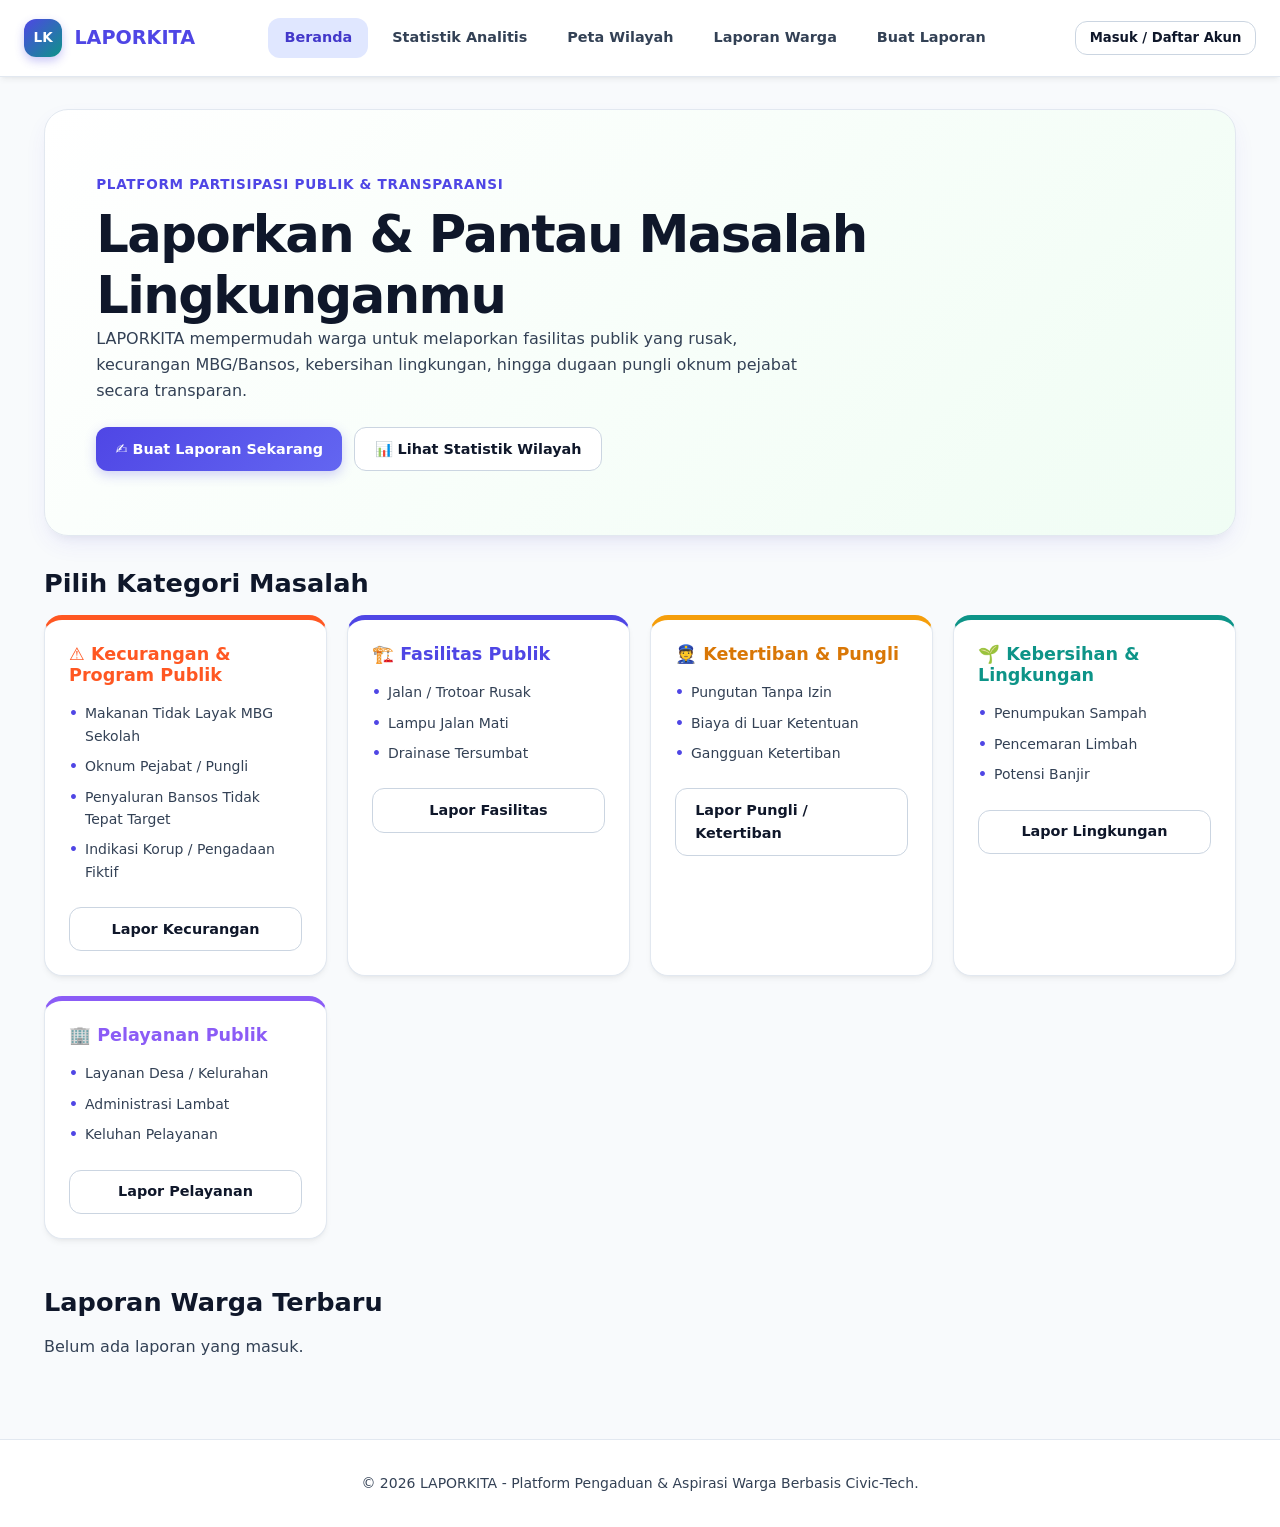
<file: gemini-code-1787731298666.html>
<!DOCTYPE html>
<html lang="id">
<head>
    <meta charset="UTF-8">
    <meta name="viewport" content="width=device-width, initial-scale=1.0">
    <title>LAPORKITA - Platform Pengaduan & Dashboard Petugas</title>
    
    <style>
        :root {
            --color-primary: #4f46e5;
            --color-primary-dark: #4338ca;
            --color-primary-light: #e0e7ff;
            --color-accent-teal: #0d9488;
            --color-accent-teal-bg: #ccfbf1;
            --color-accent-coral: #ff5722;
            --color-accent-coral-bg: #ffe4e6;
            --color-background: #f8fafc;
            --color-surface: #ffffff;
            --color-surface-soft: #f1f5f9;
            --color-text: #0f172a;
            --color-text-secondary: #334155;
            --color-text-muted: #64748b;
            --color-border: #e2e8f0;
            --color-border-strong: #cbd5e1;
            --color-success: #10b981;
            --color-success-bg: #d1fae5;
            --color-warning: #f59e0b;
            --color-warning-bg: #fef3c7;
            --color-danger: #ef4444;
            --color-danger-bg: #fee2e2;
            --color-white: #ffffff;

            --shadow-sm: 0 4px 6px -1px rgba(0, 0, 0, 0.05), 0 2px 4px -2px rgba(0, 0, 0, 0.05);
            --shadow-md: 0 10px 25px -5px rgba(79, 70, 229, 0.1), 0 8px 10px -6px rgba(0, 0, 0, 0.05);
            --shadow-lg: 0 20px 25px -5px rgba(0, 0, 0, 0.1);

            --radius-sm: 8px;
            --radius-md: 12px;
            --radius-lg: 18px;
            --radius-xl: 24px;

            --container-width: 1240px;
            --space-2: 0.5rem;
            --space-3: 0.75rem;
            --space-4: 1rem;
            --space-5: 1.25rem;
            --space-6: 1.5rem;
            --space-8: 2rem;
            --space-12: 3rem;
            --transition-fast: 150ms ease;
        }

        *, *::before, *::after { box-sizing: border-box; }
        html { scroll-behavior: smooth; font-size: 16px; }
        body, h1, h2, h3, h4, h5, h6, p, figure, ul, ol { margin: 0; }
        ul, ol { padding: 0; list-style: none; }
        button, input, select, textarea { font: inherit; border-radius: var(--radius-sm); }
        button { cursor: pointer; border: 1px solid transparent; }
        img { display: block; max-width: 100%; height: auto; }
        a { color: inherit; text-decoration: none; }

        body {
            min-width: 320px;
            background: var(--color-background);
            color: var(--color-text);
            font-family: Inter, ui-sans-serif, system-ui, -apple-system, sans-serif;
            font-size: 1rem;
            line-height: 1.6;
        }

        body.modal-open { overflow: hidden !important; }

        main > section, main > .page {
            max-width: var(--container-width);
            margin-inline: auto;
            padding: var(--space-8) var(--space-6);
        }

        .page { animation: fadeIn 200ms ease-in-out; }
        @keyframes fadeIn {
            from { opacity: 0; transform: translateY(6px); }
            to { opacity: 1; transform: translateY(0); }
        }

        .page-header { margin-bottom: var(--space-8); }
        .page-header p { max-width: 720px; }
        strong { font-weight: 700; }

        h1, h2, h3, h4 { color: var(--color-text); font-weight: 800; line-height: 1.2; }
        h1 { font-size: clamp(2.1rem, 4vw, 3.2rem); letter-spacing: -0.03em; }
        h2 { font-size: clamp(1.4rem, 2vw, 1.9rem); margin-bottom: var(--space-4); }
        h3 { font-size: 1.1rem; }
        p { color: var(--color-text-secondary); }

        .platform-label {
            margin-bottom: var(--space-2);
            color: var(--color-primary);
            font-size: 0.85rem;
            font-weight: 800;
            text-transform: uppercase;
            letter-spacing: 0.05em;
        }

        /* HEADER & NAVIGATION */
        .brand a { display: inline-flex; align-items: center; gap: var(--space-3); font-size: 1.2rem; font-weight: 900; color: var(--color-primary); }
        .logo-placeholder {
            display: inline-grid; width: 2.4rem; height: 2.4rem; place-items: center;
            border-radius: var(--radius-md);
            background: linear-gradient(135deg, var(--color-primary), var(--color-accent-teal)); 
            color: var(--color-white); font-size: 0.85rem; font-weight: 900;
            box-shadow: 0 4px 10px rgba(79, 70, 229, 0.3);
        }

        #site-header {
            position: sticky; top: 0; z-index: 100;
            display: flex; justify-content: space-between; align-items: center;
            min-height: 4.8rem; padding: 0 var(--space-6);
            border-bottom: 1px solid var(--color-border); 
            background: rgba(255, 255, 255, 0.9);
            backdrop-filter: blur(12px);
            box-shadow: var(--shadow-sm);
        }

        #site-header nav ul { display: flex; align-items: center; gap: var(--space-2); }
        #site-header nav a {
            display: inline-flex; align-items: center; min-height: 2.5rem; padding: 0 var(--space-4);
            border-radius: var(--radius-md); color: var(--color-text-secondary); font-size: 0.9rem; font-weight: 600;
            transition: all var(--transition-fast);
        }
        #site-header nav a:hover, #site-header nav a[aria-current="page"] {
            background: var(--color-primary-light); color: var(--color-primary-dark);
        }

        /* BUTTONS COLORFUL */
        .btn-primary, .btn-secondary, .btn-danger {
            display: inline-flex; align-items: center; justify-content: center;
            min-height: 2.7rem; padding: 0.6rem 1.2rem;
            border-radius: var(--radius-md); font-weight: 700; font-size: 0.9rem;
            transition: all var(--transition-fast); cursor: pointer;
        }
        .btn-primary { 
            background: linear-gradient(135deg, var(--color-primary), #6366f1); 
            color: var(--color-white); border: none; 
            box-shadow: 0 4px 12px rgba(79, 70, 229, 0.25);
        }
        .btn-primary:hover { transform: translateY(-1px); box-shadow: 0 6px 15px rgba(79, 70, 229, 0.35); }
        .btn-secondary { background: var(--color-surface); color: var(--color-text); border: 1.5px solid var(--color-border-strong); }
        .btn-secondary:hover { background: var(--color-surface-soft); border-color: var(--color-primary); color: var(--color-primary); }
        .btn-danger { background: var(--color-danger); color: var(--color-white); border: none; }
        .btn-sm { min-height: 2.1rem; padding: 0.35rem 0.85rem; font-size: 0.825rem; }

        /* HERO & CARDS COLORFUL */
        #beranda > .page-header {
            padding: clamp(2.5rem, 5vw, 4rem) clamp(1.5rem, 4vw, 3.5rem);
            border-radius: var(--radius-xl);
            background: linear-gradient(135deg, #ffffff 0%, #f0fdf4 100%);
            border: 1px solid #e2e8f0;
            box-shadow: var(--shadow-md);
        }
        .hero-actions { display: flex; flex-wrap: wrap; gap: var(--space-3); margin-top: var(--space-6); }

        .report-category-list { display: grid; grid-template-columns: repeat(auto-fit, minmax(230px, 1fr)); gap: var(--space-5); }
        .report-category {
            display: flex; flex-direction: column; padding: var(--space-6);
            border-radius: var(--radius-lg);
            background: var(--color-surface); 
            border: 1px solid var(--color-border);
            box-shadow: var(--shadow-sm);
            transition: transform var(--transition-fast), box-shadow var(--transition-fast);
        }
        .report-category:hover { transform: translateY(-4px); box-shadow: var(--shadow-md); }
        
        .card-kecurangan { border-top: 5px solid var(--color-accent-coral); }
        .card-fasilitas { border-top: 5px solid var(--color-primary); }
        .card-pungli { border-top: 5px solid var(--color-warning); }
        .card-kebersihan { border-top: 5px solid var(--color-accent-teal); }
        .card-pelayanan { border-top: 5px solid #8b5cf6; }

        .report-category ul { display: grid; gap: var(--space-2); margin: var(--space-4) 0 var(--space-6); }
        .report-category li { position: relative; padding-left: 1rem; color: var(--color-text-secondary); font-size: 0.875rem; }
        .report-category li::before { content: "•"; position: absolute; left: 0; color: var(--color-primary); font-weight: bold; }

        /* STATS & PROGRESS BARS */
        .statistics-summary { display: grid; grid-template-columns: repeat(auto-fit, minmax(180px, 1fr)); gap: var(--space-4); }
        .statistics-summary article { 
            padding: var(--space-5); border-radius: var(--radius-lg); 
            background: var(--color-surface); border: 1px solid var(--color-border);
            box-shadow: var(--shadow-sm); text-align: center;
        }
        .statistics-summary data { display: block; margin-top: var(--space-2); font-size: 2rem; font-weight: 900; color: var(--color-primary); }

        .stat-card-box { padding: var(--space-6); border: 1px solid var(--color-border); border-radius: var(--radius-lg); background: var(--color-surface); margin-bottom: 1.5rem; box-shadow: var(--shadow-sm); }
        .progress-bar-bg { width: 100%; height: 12px; background: var(--color-surface-soft); border-radius: 999px; overflow: hidden; margin: 0.5rem 0 1.2rem; }
        .progress-bar-fill { height: 100%; background: var(--color-primary); width: 0%; transition: width 0.4s ease; }

        /* FORMS & INPUTS */
        fieldset { margin-bottom: var(--space-6); padding: var(--space-6); border: 1px solid var(--color-border); border-radius: var(--radius-lg); background: var(--color-surface); box-shadow: var(--shadow-sm); }
        legend { padding-inline: var(--space-3); font-weight: 800; color: var(--color-primary); }
        
        .form-grid { display: grid; grid-template-columns: repeat(auto-fit, minmax(240px, 1fr)); gap: var(--space-4); }
        .form-field { display: flex; flex-direction: column; gap: 0.4rem; margin-bottom: var(--space-4); }
        label { font-weight: 600; font-size: 0.875rem; color: var(--color-text); }
        input, select, textarea {
            width: 100%; border: 1.5px solid var(--color-border-strong); background: var(--color-surface);
            color: var(--color-text); padding: 0.7rem 0.9rem; border-radius: var(--radius-md); outline: none;
            transition: border-color var(--transition-fast);
        }
        textarea { min-height: 7rem; resize: vertical; }
        input:focus, select:focus, textarea:focus { border-color: var(--color-primary); box-shadow: 0 0 0 4px var(--color-primary-light); }

        .radio-group, .checkbox-group { display: flex; gap: 0.8rem; flex-wrap: wrap; margin-top: 0.2rem; }
        .radio-label, .checkbox-label { 
            display: flex; align-items: center; gap: 0.5rem; font-size: 0.875rem; font-weight: 600; 
            cursor: pointer; background: var(--color-surface-soft); padding: 0.5rem 0.9rem; 
            border-radius: var(--radius-md); border: 1px solid var(--color-border); 
        }
        .radio-label input, .checkbox-label input { width: auto; margin: 0; accent-color: var(--color-primary); }

        /* LIST & BADGES */
        .latest-report-list { display: grid; gap: var(--space-4); }
        .report-card { padding: var(--space-6); border: 1px solid var(--color-border); border-radius: var(--radius-lg); background: var(--color-surface); box-shadow: var(--shadow-sm); }
        .status { display: inline-flex; padding: 0.25rem 0.75rem; border-radius: 999px; font-size: 0.75rem; font-weight: 800; }
        .status-reported { background: var(--color-warning-bg); color: #b45309; }
        .status-process { background: #e0f2fe; color: #0369a1; }
        .status-completed { background: var(--color-success-bg); color: var(--color-success); }
        
        .badge-urgency { padding: 0.25rem 0.6rem; border-radius: 6px; font-size: 0.75rem; font-weight: 800; }
        .urgency-Biasa { background: #f1f5f9; color: #475569; }
        .urgency-Penting { background: var(--color-warning-bg); color: #b45309; }
        .urgency-Darurat { background: var(--color-danger-bg); color: var(--color-danger); }
        .preview-img { max-height: 160px; border-radius: var(--radius-md); margin-top: 0.6rem; display: none; border: 1px solid var(--color-border); object-fit: cover; }

        /* MODAL AUTH */
        .modal { 
            position: fixed; inset: 0; z-index: 1000; 
            display: none; align-items: center; justify-content: center; 
            background: rgba(15, 23, 42, 0.6); backdrop-filter: blur(6px); 
            padding: 1.5rem 1rem; 
            overflow-y: auto; 
        }

        .modal-content { 
            position: relative; background: var(--color-surface); 
            padding: var(--space-6); border-radius: var(--radius-xl); 
            max-width: 480px; width: 100%; box-shadow: var(--shadow-lg); 
            max-height: 90vh; 
            overflow-y: auto;
            margin: auto;
            border: 1px solid var(--color-border);
        }

        .auth-tabs { display: flex; border-bottom: 2px solid var(--color-border); margin-bottom: var(--space-5); gap: 0.2rem; }
        .auth-tab-btn { flex: 1; padding: var(--space-3); border: none; background: none; font-weight: 700; font-size: 0.85rem; color: var(--color-text-muted); cursor: pointer; }
        .auth-tab-btn.active { border-bottom: 3px solid var(--color-primary); color: var(--color-primary); }
        .auth-tab-btn.officer-tab.active { border-bottom: 3px solid var(--color-danger); color: var(--color-danger); }

        footer.site-footer { text-align: center; padding: var(--space-8) var(--space-6); border-top: 1px solid var(--color-border); margin-top: var(--space-12); background: var(--color-surface); color: var(--color-text-muted); font-size: 0.875rem; }
    </style>
</head>

<body>

    <!-- GLOBAL HEADER -->
    <header id="site-header">
        <div class="brand">
            <a href="#beranda" class="nav-link" data-target="beranda">
                <span class="logo-placeholder">LK</span>
                <span>LAPORKITA</span>
            </a>
        </div>

        <nav aria-label="Navigasi utama">
            <ul>
                <li><a href="#beranda" class="nav-link" data-target="beranda">Beranda</a></li>
                <li><a href="#halaman-statistik" class="nav-link" data-target="halaman-statistik">Statistik Analitis</a></li>
                <li><a href="#peta-laporan" class="nav-link" data-target="peta-laporan">Peta Wilayah</a></li>
                <li><a href="#laporan-terbaru" class="nav-link" data-target="laporan-terbaru">Laporan Warga</a></li>
                <li><a href="#formulir-laporan" class="nav-link" data-target="formulir-laporan">Buat Laporan</a></li>
                <li id="nav-item-citizen-dash" style="display: none;"><a href="#akun-masyarakat" class="nav-link" data-target="akun-masyarakat">Laporan Saya</a></li>
                <li id="nav-item-officer-dash" style="display: none;"><a href="#dasbor-petugas" class="nav-link" data-target="dasbor-petugas" style="color:var(--color-danger); border:1px solid var(--color-border);">🛡️ Panel Petugas</a></li>
            </ul>
        </nav>

        <div id="auth-header-action">
            <button type="button" id="btn-open-auth" class="btn-secondary btn-sm">Masuk / Daftar Akun</button>
        </div>
    </header>

    <!-- MAIN APPLICATION -->
    <main id="main-content">

        <!-- 01. BERANDA -->
        <section id="beranda" class="page">
            <header class="page-header">
                <p class="platform-label">Platform Partisipasi Publik & Transparansi</p>
                <h1>Laporkan & Pantau Masalah Lingkunganmu</h1>
                <p>LAPORKITA mempermudah warga untuk melaporkan fasilitas publik yang rusak, kecurangan MBG/Bansos, kebersihan lingkungan, hingga dugaan pungli oknum pejabat secara transparan.</p>

                <div class="hero-actions">
                    <a href="#formulir-laporan" class="nav-link btn-primary" data-target="formulir-laporan">✍️ Buat Laporan Sekarang</a>
                    <a href="#halaman-statistik" class="nav-link btn-secondary" data-target="halaman-statistik">📊 Lihat Statistik Wilayah</a>
                </div>
            </header>

            <section id="kategori-laporan" style="margin-top: 2rem;">
                <h2>Pilih Kategori Masalah</h2>
                <div class="report-category-list">

                    <article class="report-category card-kecurangan">
                        <h3 style="color: var(--color-accent-coral);">⚠️ Kecurangan & Program Publik</h3>
                        <ul>
                            <li>Makanan Tidak Layak MBG Sekolah</li>
                            <li>Oknum Pejabat / Pungli</li>
                            <li>Penyaluran Bansos Tidak Tepat Target</li>
                            <li>Indikasi Korup / Pengadaan Fiktif</li>
                        </ul>
                        <a href="#formulir-laporan" class="nav-link btn-secondary btn-category-select" data-category="Kecurangan & Program Publik" data-target="formulir-laporan">Lapor Kecurangan</a>
                    </article>

                    <article class="report-category card-fasilitas">
                        <h3 style="color: var(--color-primary);">🏗️ Fasilitas Publik</h3>
                        <ul>
                            <li>Jalan / Trotoar Rusak</li>
                            <li>Lampu Jalan Mati</li>
                            <li>Drainase Tersumbat</li>
                        </ul>
                        <a href="#formulir-laporan" class="nav-link btn-secondary btn-category-select" data-category="Fasilitas Publik" data-target="formulir-laporan">Lapor Fasilitas</a>
                    </article>

                    <article class="report-category card-pungli">
                        <h3 style="color: #d97706;">👮 Ketertiban & Pungli</h3>
                        <ul>
                            <li>Pungutan Tanpa Izin</li>
                            <li>Biaya di Luar Ketentuan</li>
                            <li>Gangguan Ketertiban</li>
                        </ul>
                        <a href="#formulir-laporan" class="nav-link btn-secondary btn-category-select" data-category="Ketertiban & Pungli" data-target="formulir-laporan">Lapor Pungli / Ketertiban</a>
                    </article>

                    <article class="report-category card-kebersihan">
                        <h3 style="color: var(--color-accent-teal);">🌱 Kebersihan & Lingkungan</h3>
                        <ul>
                            <li>Penumpukan Sampah</li>
                            <li>Pencemaran Limbah</li>
                            <li>Potensi Banjir</li>
                        </ul>
                        <a href="#formulir-laporan" class="nav-link btn-secondary btn-category-select" data-category="Kebersihan & Lingkungan" data-target="formulir-laporan">Lapor Lingkungan</a>
                    </article>

                    <article class="report-category card-pelayanan">
                        <h3 style="color: #8b5cf6;">🏢 Pelayanan Publik</h3>
                        <ul>
                            <li>Layanan Desa / Kelurahan</li>
                            <li>Administrasi Lambat</li>
                            <li>Keluhan Pelayanan</li>
                        </ul>
                        <a href="#formulir-laporan" class="nav-link btn-secondary btn-category-select" data-category="Pelayanan Publik" data-target="formulir-laporan">Lapor Pelayanan</a>
                    </article>
                </div>
            </section>

            <section style="margin-top: 3rem;">
                <h2>Laporan Warga Terbaru</h2>
                <div class="latest-report-list" id="home-report-list">Loading...</div>
            </section>
        </section>

        <!-- 02. HALAMAN STATISTIK -->
        <section id="halaman-statistik" class="page" style="display: none;">
            <header class="page-header">
                <h1>Statistik & Transparansi Wilayah</h1>
                <p>Data real-time penanganan pengaduan masyarakat oleh instansi penegak dan pelayanan publik.</p>
            </header>

            <div class="statistics-summary" style="margin-bottom: 2rem;">
                <article><h3>Total Masuk</h3><data id="stat-total">0</data></article>
                <article><h3>Dalam Verifikasi</h3><data id="stat-reported" style="color: var(--color-warning);">0</data></article>
                <article><h3>Proses Tindak Lanjut</h3><data id="stat-process" style="color: #0284c7;">0</data></article>
                <article><h3>Laporan Selesai</h3><data id="stat-completed" style="color: var(--color-success);">0</data></article>
                <article><h3>Persentase Selesai</h3><data id="stat-rate" style="color: var(--color-primary);">0%</data></article>
            </div>

            <div class="form-grid">
                <div class="stat-card-box">
                    <h3>Sebaran Berdasarkan Kategori</h3>
                    <p><small>Persentase pengaduan warga per jenis masalah</small></p>
                    <div style="margin-top: 1rem;">
                        <div><strong style="color:var(--color-accent-coral);">Kecurangan & Program Publik</strong> (<span id="count-cat-kecurangan">0</span>)</div>
                        <div class="progress-bar-bg"><div id="bar-cat-kecurangan" class="progress-bar-fill" style="background: var(--color-accent-coral);"></div></div>

                        <div><strong style="color:var(--color-primary);">Fasilitas Publik</strong> (<span id="count-cat-fasilitas">0</span>)</div>
                        <div class="progress-bar-bg"><div id="bar-cat-fasilitas" class="progress-bar-fill" style="background: var(--color-primary);"></div></div>

                        <div><strong style="color:var(--color-warning);">Ketertiban & Pungli</strong> (<span id="count-cat-pungli">0</span>)</div>
                        <div class="progress-bar-bg"><div id="bar-cat-pungli" class="progress-bar-fill" style="background: var(--color-warning);"></div></div>

                        <div><strong style="color:var(--color-accent-teal);">Kebersihan & Lingkungan</strong> (<span id="count-cat-lingkungan">0</span>)</div>
                        <div class="progress-bar-bg"><div id="bar-cat-lingkungan" class="progress-bar-fill" style="background: var(--color-accent-teal);"></div></div>

                        <div><strong style="color:#8b5cf6;">Pelayanan Publik</strong> (<span id="count-cat-pelayanan">0</span>)</div>
                        <div class="progress-bar-bg"><div id="bar-cat-pelayanan" class="progress-bar-fill" style="background: #8b5cf6;"></div></div>
                    </div>
                </div>

                <div class="stat-card-box">
                    <h3>Tingkat Urgensi Masalah</h3>
                    <p><small>Klasifikasi kedaruratan laporan</small></p>
                    <div style="margin-top: 1rem;">
                        <div>🟢 <strong>Biasa</strong> (<span id="count-urg-biasa">0</span>)</div>
                        <div class="progress-bar-bg"><div id="bar-urg-biasa" class="progress-bar-fill" style="background: #64748b;"></div></div>

                        <div>🟡 <strong>Penting</strong> (<span id="count-urg-penting">0</span>)</div>
                        <div class="progress-bar-bg"><div id="bar-urg-penting" class="progress-bar-fill" style="background: var(--color-warning);"></div></div>

                        <div>🔴 <strong>Darurat (Bahaya)</strong> (<span id="count-urg-darurat">0</span>)</div>
                        <div class="progress-bar-bg"><div id="bar-urg-darurat" class="progress-bar-fill" style="background: var(--color-danger);"></div></div>
                    </div>
                </div>
            </div>
        </section>

        <!-- 03. PETA WILAYAH LAPORAN -->
        <section id="peta-laporan" class="page" style="display: none;">
            <header class="page-header">
                <h1>Peta Sebaran Laporan Wilayah</h1>
                <p>Visualisasi lokasi permasalahan fasilitas dan lingkungan yang dilaporkan warga.</p>
            </header>
            <div style="min-height: 360px; border: 2px dashed var(--color-border-strong); border-radius: var(--radius-xl); display: grid; place-items: center; background: var(--color-surface);">
                <div style="text-align: center;">
                    <p style="font-size: 1.3rem; font-weight: 800; color:var(--color-primary);">🗺️ Container Peta Sebaran Wilayah</p>
                    <small style="color:var(--color-text-muted);">Siap diintegrasikan dengan LeafletJS / Google Maps API</small>
                </div>
            </div>
        </section>

        <!-- 04. LAPORAN TERBARU WARGA -->
        <section id="laporan-terbaru" class="page" style="display: none;">
            <header class="page-header">
                <h1>Kumpulan Laporan Warga</h1>
                <p>Daftar transparan seluruh pengaduan yang dikirimkan oleh masyarakat secara publik.</p>
            </header>
            <div class="latest-report-list" id="all-reports-list">Loading...</div>
        </section>

        <!-- 05. FORMULIR LAPORAN -->
        <section id="formulir-laporan" class="page" style="display: none;">
            <header class="page-header">
                <h1>Buat Laporan Pengaduan</h1>
                <p>Isi formulir berikut dengan lengkap untuk mempercepat verifikasi dan tindak lanjut petugas.</p>
            </header>

            <form id="main-report-form">
                <fieldset>
                    <legend>1. Klasifikasi Masalah & Urgensi</legend>
                    <div class="form-grid">
                        <div class="form-field">
                            <label for="report-category">Kategori Utama *</label>
                            <select id="report-category" required>
                                <option value="">-- Pilih Kategori --</option>
                                <option value="Kecurangan & Program Publik">⚠️ Kecurangan & Program Publik (MBG, Pejabat, Bansos)</option>
                                <option value="Fasilitas Publik">Fasilitas Publik</option>
                                <option value="Ketertiban & Pungli">Ketertiban & Pungli</option>
                                <option value="Kebersihan & Lingkungan">Kebersihan & Lingkungan</option>
                                <option value="Pelayanan Publik">Pelayanan Publik</option>
                            </select>
                        </div>
                        <div class="form-field">
                            <label for="report-subcategory">Sub-Kategori Spesifik</label>
                            <input type="text" id="report-subcategory" placeholder="Contoh: Makanan Basi MBG / Lampu Jalan">
                        </div>
                    </div>

                    <div class="form-field">
                        <label>Tingkat Urgensi Masalah *</label>
                        <div class="radio-group">
                            <label class="radio-label"><input type="radio" name="urgency" value="Biasa" checked> 🟢 Biasa</label>
                            <label class="radio-label"><input type="radio" name="urgency" value="Penting"> 🟡 Penting</label>
                            <label class="radio-label"><input type="radio" name="urgency" value="Darurat"> 🔴 Darurat (Bahaya)</label>
                        </div>
                    </div>
                </fieldset>

                <fieldset>
                    <legend>2. Detail Masalah & Lokasi Kejadian</legend>
                    <div class="form-field">
                        <label for="report-title">Judul Laporan *</label>
                        <input type="text" id="report-title" required placeholder="Tuliskan ringkasan masalah singkat">
                    </div>

                    <div class="form-field">
                        <label for="report-description">Deskripsi Kronologi Kejadian *</label>
                        <textarea id="report-description" required placeholder="Jelaskan detail waktu, kronologi, dan dampak permasalahan..."></textarea>
                    </div>

                    <div class="form-grid">
                        <div class="form-field">
                            <label for="incident-date">Tanggal & Waktu Kejadian</label>
                            <input type="datetime-local" id="incident-date">
                        </div>
                        <div class="form-field">
                            <label>Koordinat Presisi GPS</label>
                            <div style="display: flex; gap: 0.5rem;">
                                <input type="text" id="report-gps" placeholder="-6.1234, 106.5678" readonly style="background: var(--color-surface-soft);">
                                <button type="button" id="btn-get-gps" class="btn-secondary btn-sm">📍 Deteksi GPS</button>
                            </div>
                        </div>
                    </div>

                    <div class="form-field">
                        <label for="location-name">Alamat Patokan Detail *</label>
                        <input type="text" id="location-name" required placeholder="Contoh: Sekolah SDN 01 Sukamaju / RT 02 Balai Desa">
                    </div>
                </fieldset>

                <fieldset>
                    <legend>3. Bukti Visual & Opsi Identitas</legend>
                    <div class="form-grid">
                        <div class="form-field">
                            <label for="report-photo">Foto Bukti Lapangan *</label>
                            <input type="file" id="report-photo" accept="image/*" required>
                            <img id="photo-preview" class="preview-img" alt="Preview Foto Bukti">
                        </div>
                        <div class="form-field">
                            <label for="report-attachment">File Lampiran Dokumen (Opsional)</label>
                            <input type="file" id="report-attachment">
                        </div>
                    </div>

                    <div class="form-field" style="margin-top: 1rem;">
                        <label>Kerahasiaan Nama Pelapor</label>
                        <div class="checkbox-group">
                            <label class="checkbox-label"><input type="checkbox" id="is-anonymous"> 🔒 Sembunyikan Nama Saya (Kirim sebagai Warga Anonim)</label>
                        </div>
                    </div>

                    <div class="form-field" style="margin-top: 0.5rem;">
                        <div class="checkbox-group">
                            <label class="checkbox-label"><input type="checkbox" id="agree-terms" required> ⚖️ Saya menyatakan bahwa data laporan ini valid dan dapat dipertanggungjawabkan.</label>
                        </div>
                    </div>
                </fieldset>

                <div style="display: flex; gap: 1rem;">
                    <button type="submit" id="btn-submit-report" class="btn-primary" style="flex:1;">🚀 Kirim Laporan Pengaduan</button>
                    <button type="reset" class="btn-secondary">Reset Form</button>
                </div>
            </form>
        </section>

        <!-- 06. DASBOR WARGA -->
        <section id="akun-masyarakat" class="page" style="display: none;">
            <header class="page-header">
                <h1>Dashboard Pengaduan Saya</h1>
                <p id="user-welcome-text">Riwayat laporan yang telah kamu kirimkan ke sistem.</p>
            </header>
            <div id="my-reports-list" class="latest-report-list">Loading...</div>
        </section>

        <!-- 07. DASBOR PETUGAS -->
        <section id="dasbor-petugas" class="page" style="display: none;">
            <header class="page-header">
                <p class="platform-label" style="color:var(--color-danger);">Akses Petugas & Otentikasi Terverifikasi</p>
                <h1>Panel Kontrol Penegak & Petugas Wilayah</h1>
                <p>Kelola, tindak lanjuti, dan perbarui status laporan pengaduan masuk dari masyarakat.</p>
            </header>

            <div id="officer-reports-list" class="latest-report-list">Loading...</div>
        </section>

    </main>

    <!-- MODAL AUTHENTICATION -->
    <div id="auth-modal" class="modal">
        <div class="modal-content">
            <div class="auth-tabs">
                <button type="button" class="auth-tab-btn active" id="tab-btn-login">Login Warga</button>
                <button type="button" class="auth-tab-btn officer-tab" id="tab-btn-officer">🛡️ Login Petugas</button>
                <button type="button" class="auth-tab-btn" id="tab-btn-register">Daftar Akun</button>
            </div>

            <!-- FORM LOGIN WARGA -->
            <form id="form-login">
                <h2>Masuk Warga LAPORKITA</h2>
                <p style="font-size:0.85rem; color:var(--color-text-muted); margin-bottom:1rem;">Masuk dengan akun warga kamu untuk memantau pengaduan.</p>
                <div class="form-field">
                    <label for="login-email">Email / Username</label>
                    <input type="text" id="login-email" required placeholder="email@domain.com atau username">
                </div>
                <div class="form-field">
                    <label for="login-password">Kata Sandi</label>
                    <input type="password" id="login-password" required placeholder="Password akun kamu">
                </div>
                <button type="submit" class="btn-primary" style="width: 100%; margin-top: 1rem;">Masuk Akun Warga</button>
            </form>

            <!-- FORM LOGIN PETUGAS -->
            <form id="form-login-officer" style="display: none;">
                <h2 style="color:var(--color-danger);">Akses Penegak / Petugas</h2>
                <p style="font-size:0.85rem; color:var(--color-text-muted); margin-bottom:1rem;">Masukan identitas dan kode otentikasi petugas Anda (Kode: <strong>3826252718</strong>).</p>
                <div class="form-field">
                    <label for="officer-email">Email / Username Petugas</label>
                    <input type="text" id="officer-email" required placeholder="petugas / email@instansi.go.id">
                </div>
                <div class="form-field">
                    <label for="officer-password">Kata Sandi</label>
                    <input type="password" id="officer-password" required placeholder="Password petugas">
                </div>
                <div class="form-field">
                    <label for="officer-code" style="color:var(--color-danger);">Kode Verifikasi Petugas *</label>
                    <input type="text" id="officer-code" required placeholder="Masukkan Kode (cth: 3826252718)">
                </div>
                <button type="submit" class="btn-primary" style="width: 100%; margin-top: 1rem; background: var(--color-danger); border-color: var(--color-danger);">Masuk Panel Petugas</button>
            </form>

            <!-- FORM REGISTER -->
            <form id="form-register" style="display: none;">
                <h2>Buat Akun Baru</h2>
                <p style="font-size:0.85rem; color:var(--color-text-muted); margin-bottom:0.8rem;">Pilih peran akun saat mendaftar:</p>
                <div class="form-field">
                    <label for="reg-role">Daftar Sebagai *</label>
                    <select id="reg-role" required>
                        <option value="warga">Masyarakat / Warga</option>
                        <option value="officer">Penegak / Petugas Wilayah</option>
                    </select>
                </div>
                <div class="form-field">
                    <label for="reg-fullname">Nama Lengkap *</label>
                    <input type="text" id="reg-fullname" required placeholder="Sesuai KTP / NIK">
                </div>
                <div class="form-field">
                    <label for="reg-username">Username *</label>
                    <input type="text" id="reg-username" required placeholder="Contoh: ahmad_lapor">
                </div>
                <div class="form-field">
                    <label for="reg-email">Alamat Email *</label>
                    <input type="email" id="reg-email" required placeholder="nama@email.com">
                </div>
                <div class="form-grid">
                    <div class="form-field">
                        <label for="reg-password">Password *</label>
                        <input type="password" id="reg-password" minlength="6" required placeholder="Min 6 Karakter">
                    </div>
                    <div class="form-field">
                        <label for="reg-confirm">Konfirmasi *</label>
                        <input type="password" id="reg-confirm" minlength="6" required placeholder="Ulangi Pass">
                    </div>
                </div>
                <button type="submit" class="btn-primary" style="width: 100%; margin-top: 1rem;">Daftar Akun LAPORKITA</button>
            </form>

            <button type="button" id="btn-close-modal" class="btn-secondary btn-sm" style="width: 100%; margin-top: 1rem;">Batal</button>
        </div>
    </div>

    <!-- GLOBAL FOOTER -->
    <footer class="site-footer">
        <p>&copy; 2026 LAPORKITA - Platform Pengaduan & Aspirasi Warga Berbasis Civic-Tech.</p>
    </footer>

    <!-- SCRIPT APPLICATION METODE FETCH API (MOCKAPI.IO) -->
    <script>
        (() => {
            'use strict';
            
            // ENDPOINT BASE URL MOCKAPI ANDA
            const API_BASE_URL = 'https://6a8e9a1aa12b7de8cc0ec0ef.mockapi.io/laporkita/api';
            const SESSION_KEY = 'laporkita_session';
            const FIXED_OFFICER_CODE = '3826252718';

            // UTILITY FETCHERS
            async function fetchUsers() {
                try {
                    const res = await fetch(`${API_BASE_URL}/users`);
                    if (!res.ok) return [];
                    return await res.json();
                } catch(e) {
                    console.error("Gagal mengambil data user:", e);
                    return [];
                }
            }

            async function fetchReports() {
                try {
                    const res = await fetch(`${API_BASE_URL}/reports`);
                    if (!res.ok) return [];
                    const data = await res.json();
                    return data.reverse(); // Urutkan laporan dari terbaru
                } catch(e) {
                    console.error("Gagal mengambil data laporan:", e);
                    return [];
                }
            }

            function getSession() {
                try { const item = localStorage.getItem(SESSION_KEY); return item ? JSON.parse(item) : null; } catch(e) { return null; }
            }
            function setSession(val) {
                try { localStorage.setItem(SESSION_KEY, JSON.stringify(val)); } catch(e) {}
            }

            // SEED DEFAULT USERS JIKA DATABASE MASIH KOSONG
            async function seedDefaultUsers() {
                const users = await fetchUsers();
                if (users.length === 0) {
                    await fetch(`${API_BASE_URL}/users`, {
                        method: 'POST',
                        headers: { 'Content-Type': 'application/json' },
                        body: JSON.stringify({ fullname: 'Mohammad Arga', username: 'arga', email: 'arga@test.com', password: 'password123', role: 'warga' })
                    });
                    await fetch(`${API_BASE_URL}/users`, {
                        method: 'POST',
                        headers: { 'Content-Type': 'application/json' },
                        body: JSON.stringify({ fullname: 'Bripka Susanto (Satgas)', username: 'petugas', email: 'petugas@polri.go.id', password: 'password123', role: 'officer' })
                    });
                }
            }
            seedDefaultUsers();

            function navigateTo(targetId) {
                document.querySelectorAll('.page').forEach(p => p.style.display = 'none');
                const targetPage = document.getElementById(targetId) || document.getElementById('beranda');
                targetPage.style.display = 'block';

                document.querySelectorAll('#site-header nav a').forEach(a => {
                    if (a.getAttribute('data-target') === targetId) a.setAttribute('aria-current', 'page');
                    else a.removeAttribute('aria-current');
                });

                window.scrollTo(0, 0);
                renderAllData();
            }

            // MODAL & AUTH CONTROL
            const authModal = document.getElementById('auth-modal');
            const tabLoginBtn = document.getElementById('tab-btn-login');
            const tabOfficerBtn = document.getElementById('tab-btn-officer');
            const tabRegBtn = document.getElementById('tab-btn-register');
            
            const formLogin = document.getElementById('form-login');
            const formLoginOfficer = document.getElementById('form-login-officer');
            const formRegister = document.getElementById('form-register');

            function openModal() {
                authModal.style.display = 'flex';
                document.body.classList.add('modal-open');
            }

            function closeModal() {
                authModal.style.display = 'none';
                document.body.classList.remove('modal-open');
            }

            tabLoginBtn.addEventListener('click', () => {
                tabLoginBtn.classList.add('active'); tabOfficerBtn.classList.remove('active'); tabRegBtn.classList.remove('active');
                formLogin.style.display = 'block'; formLoginOfficer.style.display = 'none'; formRegister.style.display = 'none';
            });

            tabOfficerBtn.addEventListener('click', () => {
                tabOfficerBtn.classList.add('active'); tabLoginBtn.classList.remove('active'); tabRegBtn.classList.remove('active');
                formLoginOfficer.style.display = 'block'; formLogin.style.display = 'none'; formRegister.style.display = 'none';
            });

            tabRegBtn.addEventListener('click', () => {
                tabRegBtn.classList.add('active'); tabLoginBtn.classList.remove('active'); tabOfficerBtn.classList.remove('active');
                formRegister.style.display = 'block'; formLogin.style.display = 'none'; formLoginOfficer.style.display = 'none';
            });

            document.getElementById('btn-close-modal').addEventListener('click', closeModal);
            authModal.addEventListener('click', (e) => { if (e.target === authModal) closeModal(); });

            // REGISTER AKUN VIA API
            formRegister.addEventListener('submit', async (e) => {
                e.preventDefault();
                const pass = document.getElementById('reg-password').value;
                const confirmPass = document.getElementById('reg-confirm').value;

                if (pass !== confirmPass) { alert('Konfirmasi kata sandi tidak cocok!'); return; }

                const users = await fetchUsers();
                const email = document.getElementById('reg-email').value.trim();
                const username = document.getElementById('reg-username').value.trim();

                if (users.find(u => u.email === email || u.username === username)) {
                    alert('Email atau Username ini sudah terdaftar!');
                    return;
                }

                const newUser = {
                    fullname: document.getElementById('reg-fullname').value,
                    username: username,
                    email: email,
                    password: pass,
                    role: document.getElementById('reg-role').value
                };

                const res = await fetch(`${API_BASE_URL}/users`, {
                    method: 'POST',
                    headers: { 'Content-Type': 'application/json' },
                    body: JSON.stringify(newUser)
                });

                if (res.ok) {
                    const savedUser = await res.json();
                    if (newUser.role === 'officer') {
                        alert('Pendaftaran Akun Petugas Berhasil! Silakan masuk melalui tab Login Petugas.');
                        tabOfficerBtn.click();
                    } else {
                        setSession(savedUser);
                        alert('Pendaftaran akun warga berhasil! Anda otomatis masuk.');
                        closeModal();
                        formRegister.reset();
                        updateAuthUI();
                        navigateTo('akun-masyarakat');
                    }
                } else {
                    alert('Gagal mendaftar. Silakan coba lagi.');
                }
            });

            // LOGIN WARGA VIA API
            formLogin.addEventListener('submit', async (e) => {
                e.preventDefault();
                const inputId = document.getElementById('login-email').value.trim();
                const pass = document.getElementById('login-password').value;
                const users = await fetchUsers();

                const user = users.find(u => (u.email === inputId || u.username === inputId) && u.password === pass);
                if (user) {
                    if (user.role === 'officer') {
                        alert('Akun ini terdaftar sebagai Petugas. Silakan masuk melalui tab "Login Petugas"!');
                        tabOfficerBtn.click();
                        return;
                    }
                    setSession(user);
                    alert(`Selamat datang kembali, ${user.fullname}!`);
                    closeModal();
                    formLogin.reset();
                    updateAuthUI();
                    navigateTo('akun-masyarakat');
                } else {
                    alert('Email/Username atau Kata Sandi salah!');
                }
            });

            // LOGIN PETUGAS VIA API
            formLoginOfficer.addEventListener('submit', async (e) => {
                e.preventDefault();
                const inputId = document.getElementById('officer-email').value.trim();
                const pass = document.getElementById('officer-password').value;
                const code = document.getElementById('officer-code').value.trim();

                if (code !== FIXED_OFFICER_CODE) {
                    alert('Kode Verifikasi Petugas salah!');
                    return;
                }

                const users = await fetchUsers();
                const user = users.find(u => (u.email === inputId || u.username === inputId) && u.password === pass);
                if (user) {
                    if (user.role !== 'officer') {
                        alert('Akun ini bukan akun Petugas! Silakan login di tab Login Warga.');
                        return;
                    }
                    setSession(user);
                    alert(`Verifikasi Petugas Berhasil. Selamat bertugas, ${user.fullname}!`);
                    closeModal();
                    formLoginOfficer.reset();
                    updateAuthUI();
                    navigateTo('dasbor-petugas');
                } else {
                    alert('Email/Username Petugas atau Kata Sandi salah!');
                }
            });

            function updateAuthUI() {
                const session = getSession();
                const authHeaderAction = document.getElementById('auth-header-action');
                const citizenNav = document.getElementById('nav-item-citizen-dash');
                const officerNav = document.getElementById('nav-item-officer-dash');

                if (session) {
                    authHeaderAction.innerHTML = `
                        <span style="font-weight:700; font-size:0.85rem; color:var(--color-primary); margin-right:0.4rem;">👤 ${session.fullname} (${session.role === 'officer' ? 'Petugas' : 'Warga'})</span>
                        <button type="button" id="btn-logout" class="btn-secondary btn-sm">Keluar</button>
                    `;
                    citizenNav.style.display = session.role === 'warga' ? 'inline-block' : 'none';
                    officerNav.style.display = session.role === 'officer' ? 'inline-block' : 'none';

                    document.getElementById('btn-logout').addEventListener('click', () => {
                        localStorage.removeItem(SESSION_KEY);
                        alert('Anda telah keluar akun.');
                        updateAuthUI();
                        navigateTo('beranda');
                    });
                } else {
                    authHeaderAction.innerHTML = `
                        <button type="button" id="btn-open-auth-nav" class="btn-secondary btn-sm">Masuk / Daftar Akun</button>
                    `;
                    citizenNav.style.display = 'none';
                    officerNav.style.display = 'none';
                    document.getElementById('btn-open-auth-nav').addEventListener('click', openModal);
                }
            }

            // GPS & FOTO PREVIEW
            document.getElementById('btn-get-gps').addEventListener('click', () => {
                const inputGps = document.getElementById('report-gps');
                inputGps.value = "Mendeteksi...";
                if (navigator.geolocation) {
                    navigator.geolocation.getCurrentPosition(
                        (p) => inputGps.value = `${p.coords.latitude.toFixed(5)}, ${p.coords.longitude.toFixed(5)}`,
                        () => inputGps.value = "-6.91746, 107.61912 (GPS Default)"
                    );
                } else inputGps.value = "-6.91746, 107.61912 (GPS Default)";
            });

            const photoInput = document.getElementById('report-photo');
            const photoPreview = document.getElementById('photo-preview');
            photoInput.addEventListener('change', () => {
                const file = photoInput.files[0];
                if (file) {
                    const reader = new FileReader();
                    reader.onload = (e) => { photoPreview.src = e.target.result; photoPreview.style.display = 'block'; };
                    reader.readAsDataURL(file);
                }
            });

            // TERIMA LAPORAN VIA API (POST)
            document.getElementById('main-report-form').addEventListener('submit', async function(e) {
                e.preventDefault();
                const session = getSession();

                if (!session) {
                    alert('Anda harus Masuk / Membuat Akun terlebih dahulu sebelum mengirimkan laporan!');
                    openModal();
                    return;
                }

                const submitBtn = document.getElementById('btn-submit-report');
                submitBtn.disabled = true;
                submitBtn.textContent = '⏳ Mengirim ke Server...';

                const isAnon = document.getElementById('is-anonymous').checked;
                const urgencyVal = document.querySelector('input[name="urgency"]:checked').value;

                const newReport = {
                    code: `LK-${Date.now().toString().slice(-6)}`,
                    category: document.getElementById('report-category').value,
                    subcategory: document.getElementById('report-subcategory').value || '-',
                    urgency: urgencyVal,
                    isAnonymous: isAnon,
                    reporterName: isAnon ? 'Warga Anonim' : session.fullname,
                    reporterEmail: session.email,
                    title: document.getElementById('report-title').value,
                    description: document.getElementById('report-description').value,
                    incidentDate: document.getElementById('incident-date').value || new Date().toLocaleString(),
                    gps: document.getElementById('report-gps').value || 'Tidak Ada Koordinat',
                    location: document.getElementById('location-name').value,
                    photo: photoPreview.src || '',
                    status: 'reported'
                };

                try {
                    const res = await fetch(`${API_BASE_URL}/reports`, {
                        method: 'POST',
                        headers: { 'Content-Type': 'application/json' },
                        body: JSON.stringify(newReport)
                    });

                    if (res.ok) {
                        this.reset();
                        photoPreview.style.display = 'none';
                        alert(`Laporan Pengaduan Terkirim secara Real-Time Online! Kode ID: ${newReport.code}`);
                        navigateTo('laporan-terbaru');
                    } else {
                        alert('Gagal mengirim laporan. Pastikan koneksi internet terhubung.');
                    }
                } catch(err) {
                    alert('Terjadi kesalahan koneksi server.');
                } finally {
                    submitBtn.disabled = false;
                    submitBtn.textContent = '🚀 Kirim Laporan Pengaduan';
                }
            });

            // UPDATE STATUS LAPORAN VIA API (PUT)
            window.updateStatusReport = async function(id, newStatus) {
                try {
                    const res = await fetch(`${API_BASE_URL}/reports/${id}`, {
                        method: 'PUT',
                        headers: { 'Content-Type': 'application/json' },
                        body: JSON.stringify({ status: newStatus })
                    });
                    if (res.ok) {
                        alert(`Status laporan berhasil diperbarui menjadi ${newStatus.toUpperCase()}`);
                        renderAllData();
                    }
                } catch(e) {
                    alert('Gagal mengupdate status.');
                }
            };

            // HAPUS LAPORAN VIA API (DELETE)
            window.deleteReport = async function(id) {
                if (confirm(`Apakah Anda yakin ingin menghapus laporan ini dari cloud server?`)) {
                    try {
                        const res = await fetch(`${API_BASE_URL}/reports/${id}`, { method: 'DELETE' });
                        if (res.ok) {
                            renderAllData();
                        }
                    } catch(e) {
                        alert('Gagal menghapus laporan.');
                    }
                }
            };

            // RENDER DATA METRIK & KARTU DARI CLOUD DATABASE
            async function renderAllData() {
                const reports = await fetchReports();
                const session = getSession();

                // 1. STATISTIK ANGKA
                const total = reports.length;
                const pending = reports.filter(r => r.status === 'reported').length;
                const process = reports.filter(r => r.status === 'process').length;
                const completed = reports.filter(r => r.status === 'completed').length;
                const rate = total ? `${Math.round((completed / total) * 100)}%` : '0%';

                if (document.getElementById('stat-total')) {
                    document.getElementById('stat-total').textContent = total;
                    document.getElementById('stat-reported').textContent = pending;
                    document.getElementById('stat-process').textContent = process;
                    document.getElementById('stat-completed').textContent = completed;
                    document.getElementById('stat-rate').textContent = rate;
                }

                // 2. STATISTIK KATEGORI & URGENSI
                if (document.getElementById('halaman-statistik')) {
                    const countCat = (cat) => reports.filter(r => r.category === cat).length;
                    const catKec = countCat('Kecurangan & Program Publik');
                    const catFas = countCat('Fasilitas Publik');
                    const catPungli = countCat('Ketertiban & Pungli');
                    const catLing = countCat('Kebersihan & Lingkungan');
                    const catPel = countCat('Pelayanan Publik');

                    document.getElementById('count-cat-kecurangan').textContent = catKec;
                    document.getElementById('count-cat-fasilitas').textContent = catFas;
                    document.getElementById('count-cat-pungli').textContent = catPungli;
                    document.getElementById('count-cat-lingkungan').textContent = catLing;
                    document.getElementById('count-cat-pelayanan').textContent = catPel;

                    document.getElementById('bar-cat-kecurangan').style.width = total ? `${(catKec/total)*100}%` : '0%';
                    document.getElementById('bar-cat-fasilitas').style.width = total ? `${(catFas/total)*100}%` : '0%';
                    document.getElementById('bar-cat-pungli').style.width = total ? `${(catPungli/total)*100}%` : '0%';
                    document.getElementById('bar-cat-lingkungan').style.width = total ? `${(catLing/total)*100}%` : '0%';
                    document.getElementById('bar-cat-pelayanan').style.width = total ? `${(catPel/total)*100}%` : '0%';

                    const countUrg = (u) => reports.filter(r => r.urgency === u).length;
                    const urgB = countUrg('Biasa');
                    const urgP = countUrg('Penting');
                    const urgD = countUrg('Darurat');

                    document.getElementById('count-urg-biasa').textContent = urgB;
                    document.getElementById('count-urg-penting').textContent = urgP;
                    document.getElementById('count-urg-darurat').textContent = urgD;

                    document.getElementById('bar-urg-biasa').style.width = total ? `${(urgB/total)*100}%` : '0%';
                    document.getElementById('bar-urg-penting').style.width = total ? `${(urgP/total)*100}%` : '0%';
                    document.getElementById('bar-urg-darurat').style.width = total ? `${(urgD/total)*100}%` : '0%';
                }

                // TEMPLATE LAPORAN UMUM
                const renderCard = (r) => {
                    let statusLabel = 'VERIFIKASI';
                    if (r.status === 'process') statusLabel = 'PROSES';
                    if (r.status === 'completed') statusLabel = 'SELESAI';

                    return `
                    <article class="report-card">
                        <header style="display:flex; justify-content:space-between; align-items:flex-start; flex-wrap:wrap; gap:0.5rem;">
                            <div>
                                <small style="color:var(--color-text-muted);">ID: ${r.code || r.id} | Pelapor: ${r.reporterName}</small>
                                <h3 style="margin-top:0.2rem;">${r.title}</h3>
                            </div>
                            <div>
                                <span class="badge-urgency urgency-${r.urgency}">${r.urgency}</span>
                                <span class="status status-${r.status}">${statusLabel}</span>
                            </div>
                        </header>
                        <hr style="border:none; border-top:1px solid var(--color-border); margin:0.6rem 0;">
                        <p><strong>Kategori:</strong> ${r.category} (${r.subcategory})</p>
                        <p>${r.description}</p>
                        <p><small>📍 Lokasi: ${r.location} | GPS: ${r.gps}</small></p>
                        ${r.photo ? `<img src="${r.photo}" class="preview-img" style="display:block; margin-top:0.6rem;" alt="Foto Bukti">` : ''}
                    </article>`;
                };

                // TEMPLATE LAPORAN UNTUK PETUGAS
                const renderOfficerCard = (r) => `
                    <article class="report-card" style="border-left: 4px solid var(--color-primary);">
                        <header style="display:flex; justify-content:space-between; align-items:flex-start; flex-wrap:wrap; gap:0.5rem;">
                            <div>
                                <small style="color:var(--color-text-muted);">ID: ${r.code || r.id} | Pelapor: ${r.reporterName} (${r.reporterEmail})</small>
                                <h3 style="margin-top:0.2rem;">${r.title}</h3>
                            </div>
                            <div>
                                <span class="badge-urgency urgency-${r.urgency}">${r.urgency}</span>
                            </div>
                        </header>
                        <hr style="border:none; border-top:1px solid var(--color-border); margin:0.6rem 0;">
                        <p><strong>Kategori:</strong> ${r.category} | 📍 ${r.location} (${r.gps})</p>
                        <p>${r.description}</p>
                        ${r.photo ? `<img src="${r.photo}" class="preview-img" style="display:block; margin-top:0.6rem;" alt="Foto Bukti">` : ''}
                        
                        <div style="margin-top: 1rem; padding: 0.8rem; background: var(--color-surface-soft); border-radius: var(--radius-sm); display:flex; gap:0.5rem; align-items:center; flex-wrap:wrap;">
                            <label style="font-size:0.8rem;"><strong>Ubah Status Petugas:</strong></label>
                            <button type="button" onclick="updateStatusReport('${r.id}', 'reported')" class="btn-secondary btn-sm">Verifikasi</button>
                            <button type="button" onclick="updateStatusReport('${r.id}', 'process')" class="btn-secondary btn-sm" style="color:#0369a1;">Proses Tindak Lanjut</button>
                            <button type="button" onclick="updateStatusReport('${r.id}', 'completed')" class="btn-primary btn-sm">Selesaikan Laporan</button>
                            <button type="button" onclick="deleteReport('${r.id}')" class="btn-danger btn-sm" style="margin-left:auto;">Hapus</button>
                        </div>
                    </article>
                `;

                // Render ke DOM
                const homeList = document.getElementById('home-report-list');
                if (homeList) homeList.innerHTML = reports.length ? reports.slice(0, 3).map(renderCard).join('') : '<p>Belum ada laporan yang masuk.</p>';

                const allList = document.getElementById('all-reports-list');
                if (allList) allList.innerHTML = reports.length ? reports.map(renderCard).join('') : '<p>Belum ada laporan warga.</p>';

                const myList = document.getElementById('my-reports-list');
                if (myList && session && session.role === 'warga') {
                    const myReports = reports.filter(r => r.reporterEmail === session.email);
                    myList.innerHTML = myReports.length ? myReports.map(renderCard).join('') : '<p>Kamu belum memiliki riwayat pengaduan.</p>';
                }

                const officerList = document.getElementById('officer-reports-list');
                if (officerList && session && session.role === 'officer') {
                    officerList.innerHTML = reports.length ? reports.map(renderOfficerCard).join('') : '<p>Tidak ada pengaduan masuk di sistem.</p>';
                }
            }

            // ROUTER EVENT
            document.addEventListener('click', (e) => {
                const link = e.target.closest('.nav-link');
                if (link) {
                    e.preventDefault();
                    const target = link.getAttribute('data-target');

                    if (link.classList.contains('btn-category-select')) {
                        const cat = link.getAttribute('data-category');
                        const selectEl = document.getElementById('report-category');
                        if (selectEl && cat) selectEl.value = cat;
                    }

                    navigateTo(target);
                }
            });

            // SINKRONISASI OTOMATIS SETIAP 4 DETIK (REAL-TIME AUTO REFRESH)
            setInterval(() => {
                const activePage = document.querySelector('.page[style*="display: block"]');
                if (activePage && activePage.id !== 'formulir-laporan') {
                    renderAllData();
                }
            }, 4000);

            // INIT
            updateAuthUI();
            navigateTo('beranda');
        })();
    </script>
</body>
</html>
</file>
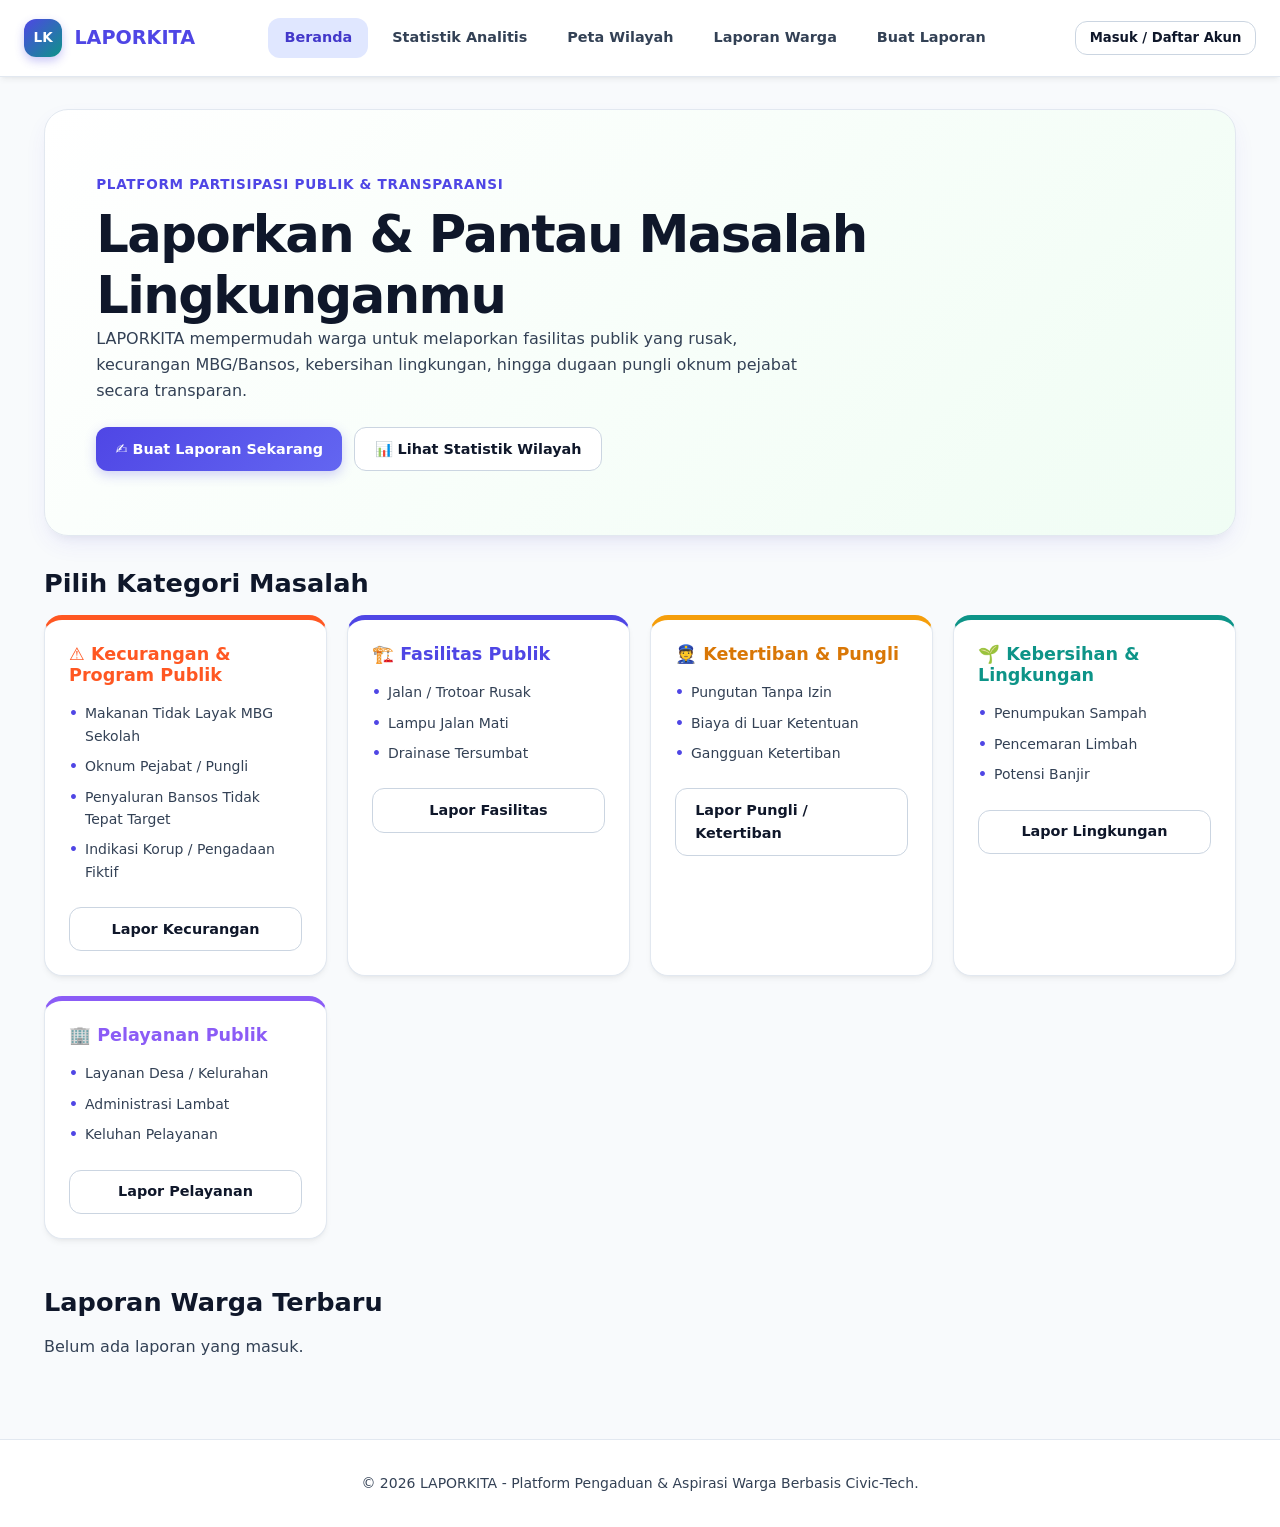
<file: gemini-code-1787736626975.html>
<!DOCTYPE html>
<html lang="id">
<head>
    <meta charset="UTF-8">
    <meta name="viewport" content="width=device-width, initial-scale=1.0">
    <title>LAPORKITA - Platform Pengaduan & Dashboard Petugas</title>
    
    <style>
        :root {
            --color-primary: #4f46e5;
            --color-primary-dark: #4338ca;
            --color-primary-light: #e0e7ff;
            --color-accent-teal: #0d9488;
            --color-accent-teal-bg: #ccfbf1;
            --color-accent-coral: #ff5722;
            --color-accent-coral-bg: #ffe4e6;
            --color-background: #f8fafc;
            --color-surface: #ffffff;
            --color-surface-soft: #f1f5f9;
            --color-text: #0f172a;
            --color-text-secondary: #334155;
            --color-text-muted: #64748b;
            --color-border: #e2e8f0;
            --color-border-strong: #cbd5e1;
            --color-success: #10b981;
            --color-success-bg: #d1fae5;
            --color-warning: #f59e0b;
            --color-warning-bg: #fef3c7;
            --color-danger: #ef4444;
            --color-danger-bg: #fee2e2;
            --color-white: #ffffff;

            --shadow-sm: 0 4px 6px -1px rgba(0, 0, 0, 0.05), 0 2px 4px -2px rgba(0, 0, 0, 0.05);
            --shadow-md: 0 10px 25px -5px rgba(79, 70, 229, 0.1), 0 8px 10px -6px rgba(0, 0, 0, 0.05);
            --shadow-lg: 0 20px 25px -5px rgba(0, 0, 0, 0.1);

            --radius-sm: 8px;
            --radius-md: 12px;
            --radius-lg: 18px;
            --radius-xl: 24px;

            --container-width: 1240px;
            --space-2: 0.5rem;
            --space-3: 0.75rem;
            --space-4: 1rem;
            --space-5: 1.25rem;
            --space-6: 1.5rem;
            --space-8: 2rem;
            --space-12: 3rem;
            --transition-fast: 150ms ease;
        }

        *, *::before, *::after { box-sizing: border-box; }
        html { scroll-behavior: smooth; font-size: 16px; }
        body, h1, h2, h3, h4, h5, h6, p, figure, ul, ol { margin: 0; }
        ul, ol { padding: 0; list-style: none; }
        button, input, select, textarea { font: inherit; border-radius: var(--radius-sm); }
        button { cursor: pointer; border: 1px solid transparent; }
        img { display: block; max-width: 100%; height: auto; }
        a { color: inherit; text-decoration: none; }

        body {
            min-width: 320px;
            background: var(--color-background);
            color: var(--color-text);
            font-family: Inter, ui-sans-serif, system-ui, -apple-system, sans-serif;
            font-size: 1rem;
            line-height: 1.6;
        }

        body.modal-open { overflow: hidden !important; }

        main > section, main > .page {
            max-width: var(--container-width);
            margin-inline: auto;
            padding: var(--space-8) var(--space-6);
        }

        .page { animation: fadeIn 200ms ease-in-out; }
        @keyframes fadeIn {
            from { opacity: 0; transform: translateY(6px); }
            to { opacity: 1; transform: translateY(0); }
        }

        .page-header { margin-bottom: var(--space-8); }
        .page-header p { max-width: 720px; }
        strong { font-weight: 700; }

        h1, h2, h3, h4 { color: var(--color-text); font-weight: 800; line-height: 1.2; }
        h1 { font-size: clamp(2.1rem, 4vw, 3.2rem); letter-spacing: -0.03em; }
        h2 { font-size: clamp(1.4rem, 2vw, 1.9rem); margin-bottom: var(--space-4); }
        h3 { font-size: 1.1rem; }
        p { color: var(--color-text-secondary); }

        .platform-label {
            margin-bottom: var(--space-2);
            color: var(--color-primary);
            font-size: 0.85rem;
            font-weight: 800;
            text-transform: uppercase;
            letter-spacing: 0.05em;
        }

        /* HEADER & NAVIGATION */
        .brand a { display: inline-flex; align-items: center; gap: var(--space-3); font-size: 1.2rem; font-weight: 900; color: var(--color-primary); }
        .logo-placeholder {
            display: inline-grid; width: 2.4rem; height: 2.4rem; place-items: center;
            border-radius: var(--radius-md);
            background: linear-gradient(135deg, var(--color-primary), var(--color-accent-teal)); 
            color: var(--color-white); font-size: 0.85rem; font-weight: 900;
            box-shadow: 0 4px 10px rgba(79, 70, 229, 0.3);
        }

        #site-header {
            position: sticky; top: 0; z-index: 100;
            display: flex; justify-content: space-between; align-items: center;
            min-height: 4.8rem; padding: 0 var(--space-6);
            border-bottom: 1px solid var(--color-border); 
            background: rgba(255, 255, 255, 0.9);
            backdrop-filter: blur(12px);
            box-shadow: var(--shadow-sm);
        }

        #site-header nav ul { display: flex; align-items: center; gap: var(--space-2); }
        #site-header nav a {
            display: inline-flex; align-items: center; min-height: 2.5rem; padding: 0 var(--space-4);
            border-radius: var(--radius-md); color: var(--color-text-secondary); font-size: 0.9rem; font-weight: 600;
            transition: all var(--transition-fast);
        }
        #site-header nav a:hover, #site-header nav a[aria-current="page"] {
            background: var(--color-primary-light); color: var(--color-primary-dark);
        }

        /* BUTTONS COLORFUL */
        .btn-primary, .btn-secondary, .btn-danger {
            display: inline-flex; align-items: center; justify-content: center;
            min-height: 2.7rem; padding: 0.6rem 1.2rem;
            border-radius: var(--radius-md); font-weight: 700; font-size: 0.9rem;
            transition: all var(--transition-fast); cursor: pointer;
        }
        .btn-primary { 
            background: linear-gradient(135deg, var(--color-primary), #6366f1); 
            color: var(--color-white); border: none; 
            box-shadow: 0 4px 12px rgba(79, 70, 229, 0.25);
        }
        .btn-primary:hover { transform: translateY(-1px); box-shadow: 0 6px 15px rgba(79, 70, 229, 0.35); }
        .btn-secondary { background: var(--color-surface); color: var(--color-text); border: 1.5px solid var(--color-border-strong); }
        .btn-secondary:hover { background: var(--color-surface-soft); border-color: var(--color-primary); color: var(--color-primary); }
        .btn-danger { background: var(--color-danger); color: var(--color-white); border: none; }
        .btn-sm { min-height: 2.1rem; padding: 0.35rem 0.85rem; font-size: 0.825rem; }

        /* HERO & CARDS COLORFUL */
        #beranda > .page-header {
            padding: clamp(2.5rem, 5vw, 4rem) clamp(1.5rem, 4vw, 3.5rem);
            border-radius: var(--radius-xl);
            background: linear-gradient(135deg, #ffffff 0%, #f0fdf4 100%);
            border: 1px solid #e2e8f0;
            box-shadow: var(--shadow-md);
        }
        .hero-actions { display: flex; flex-wrap: wrap; gap: var(--space-3); margin-top: var(--space-6); }

        .report-category-list { display: grid; grid-template-columns: repeat(auto-fit, minmax(230px, 1fr)); gap: var(--space-5); }
        .report-category {
            display: flex; flex-direction: column; padding: var(--space-6);
            border-radius: var(--radius-lg);
            background: var(--color-surface); 
            border: 1px solid var(--color-border);
            box-shadow: var(--shadow-sm);
            transition: transform var(--transition-fast), box-shadow var(--transition-fast);
        }
        .report-category:hover { transform: translateY(-4px); box-shadow: var(--shadow-md); }
        
        .card-kecurangan { border-top: 5px solid var(--color-accent-coral); }
        .card-fasilitas { border-top: 5px solid var(--color-primary); }
        .card-pungli { border-top: 5px solid var(--color-warning); }
        .card-kebersihan { border-top: 5px solid var(--color-accent-teal); }
        .card-pelayanan { border-top: 5px solid #8b5cf6; }

        .report-category ul { display: grid; gap: var(--space-2); margin: var(--space-4) 0 var(--space-6); }
        .report-category li { position: relative; padding-left: 1rem; color: var(--color-text-secondary); font-size: 0.875rem; }
        .report-category li::before { content: "•"; position: absolute; left: 0; color: var(--color-primary); font-weight: bold; }

        /* STATS & PROGRESS BARS */
        .statistics-summary { display: grid; grid-template-columns: repeat(auto-fit, minmax(180px, 1fr)); gap: var(--space-4); }
        .statistics-summary article { 
            padding: var(--space-5); border-radius: var(--radius-lg); 
            background: var(--color-surface); border: 1px solid var(--color-border);
            box-shadow: var(--shadow-sm); text-align: center;
        }
        .statistics-summary data { display: block; margin-top: var(--space-2); font-size: 2rem; font-weight: 900; color: var(--color-primary); }

        .stat-card-box { padding: var(--space-6); border: 1px solid var(--color-border); border-radius: var(--radius-lg); background: var(--color-surface); margin-bottom: 1.5rem; box-shadow: var(--shadow-sm); }
        .progress-bar-bg { width: 100%; height: 12px; background: var(--color-surface-soft); border-radius: 999px; overflow: hidden; margin: 0.5rem 0 1.2rem; }
        .progress-bar-fill { height: 100%; background: var(--color-primary); width: 0%; transition: width 0.4s ease; }

        /* FORMS & INPUTS */
        fieldset { margin-bottom: var(--space-6); padding: var(--space-6); border: 1px solid var(--color-border); border-radius: var(--radius-lg); background: var(--color-surface); box-shadow: var(--shadow-sm); }
        legend { padding-inline: var(--space-3); font-weight: 800; color: var(--color-primary); }
        
        .form-grid { display: grid; grid-template-columns: repeat(auto-fit, minmax(240px, 1fr)); gap: var(--space-4); }
        .form-field { display: flex; flex-direction: column; gap: 0.4rem; margin-bottom: var(--space-4); }
        label { font-weight: 600; font-size: 0.875rem; color: var(--color-text); }
        input, select, textarea {
            width: 100%; border: 1.5px solid var(--color-border-strong); background: var(--color-surface);
            color: var(--color-text); padding: 0.7rem 0.9rem; border-radius: var(--radius-md); outline: none;
            transition: border-color var(--transition-fast);
        }
        textarea { min-height: 7rem; resize: vertical; }
        input:focus, select:focus, textarea:focus { border-color: var(--color-primary); box-shadow: 0 0 0 4px var(--color-primary-light); }

        .radio-group, .checkbox-group { display: flex; gap: 0.8rem; flex-wrap: wrap; margin-top: 0.2rem; }
        .radio-label, .checkbox-label { 
            display: flex; align-items: center; gap: 0.5rem; font-size: 0.875rem; font-weight: 600; 
            cursor: pointer; background: var(--color-surface-soft); padding: 0.5rem 0.9rem; 
            border-radius: var(--radius-md); border: 1px solid var(--color-border); 
        }
        .radio-label input, .checkbox-label input { width: auto; margin: 0; accent-color: var(--color-primary); }

        /* LIST & BADGES */
        .latest-report-list { display: grid; gap: var(--space-4); }
        .report-card { padding: var(--space-6); border: 1px solid var(--color-border); border-radius: var(--radius-lg); background: var(--color-surface); box-shadow: var(--shadow-sm); }
        .status { display: inline-flex; padding: 0.25rem 0.75rem; border-radius: 999px; font-size: 0.75rem; font-weight: 800; }
        .status-reported { background: var(--color-warning-bg); color: #b45309; }
        .status-process { background: #e0f2fe; color: #0369a1; }
        .status-completed { background: var(--color-success-bg); color: var(--color-success); }
        
        .badge-urgency { padding: 0.25rem 0.6rem; border-radius: 6px; font-size: 0.75rem; font-weight: 800; }
        .urgency-Biasa { background: #f1f5f9; color: #475569; }
        .urgency-Penting { background: var(--color-warning-bg); color: #b45309; }
        .urgency-Darurat { background: var(--color-danger-bg); color: var(--color-danger); }
        .preview-img { max-height: 160px; border-radius: var(--radius-md); margin-top: 0.6rem; display: none; border: 1px solid var(--color-border); object-fit: cover; }

        /* MODAL AUTH */
        .modal { 
            position: fixed; inset: 0; z-index: 1000; 
            display: none; align-items: center; justify-content: center; 
            background: rgba(15, 23, 42, 0.6); backdrop-filter: blur(6px); 
            padding: 1.5rem 1rem; 
            overflow-y: auto; 
        }

        .modal-content { 
            position: relative; background: var(--color-surface); 
            padding: var(--space-6); border-radius: var(--radius-xl); 
            max-width: 480px; width: 100%; box-shadow: var(--shadow-lg); 
            max-height: 90vh; 
            overflow-y: auto;
            margin: auto;
            border: 1px solid var(--color-border);
        }

        .auth-tabs { display: flex; border-bottom: 2px solid var(--color-border); margin-bottom: var(--space-5); gap: 0.2rem; }
        .auth-tab-btn { flex: 1; padding: var(--space-3); border: none; background: none; font-weight: 700; font-size: 0.85rem; color: var(--color-text-muted); cursor: pointer; }
        .auth-tab-btn.active { border-bottom: 3px solid var(--color-primary); color: var(--color-primary); }
        .auth-tab-btn.officer-tab.active { border-bottom: 3px solid var(--color-danger); color: var(--color-danger); }

        footer.site-footer { text-align: center; padding: var(--space-8) var(--space-6); border-top: 1px solid var(--color-border); margin-top: var(--space-12); background: var(--color-surface); color: var(--color-text-muted); font-size: 0.875rem; }
    </style>
</head>

<body>

    <!-- GLOBAL HEADER -->
    <header id="site-header">
        <div class="brand">
            <a href="#beranda" class="nav-link" data-target="beranda">
                <span class="logo-placeholder">LK</span>
                <span>LAPORKITA</span>
            </a>
        </div>

        <nav aria-label="Navigasi utama">
            <ul>
                <li><a href="#beranda" class="nav-link" data-target="beranda">Beranda</a></li>
                <li><a href="#halaman-statistik" class="nav-link" data-target="halaman-statistik">Statistik Analitis</a></li>
                <li><a href="#peta-laporan" class="nav-link" data-target="peta-laporan">Peta Wilayah</a></li>
                <li><a href="#laporan-terbaru" class="nav-link" data-target="laporan-terbaru">Laporan Warga</a></li>
                <li><a href="#formulir-laporan" class="nav-link" data-target="formulir-laporan">Buat Laporan</a></li>
                <li id="nav-item-citizen-dash" style="display: none;"><a href="#akun-masyarakat" class="nav-link" data-target="akun-masyarakat">Laporan Saya</a></li>
                <li id="nav-item-officer-dash" style="display: none;"><a href="#dasbor-petugas" class="nav-link" data-target="dasbor-petugas" style="color:var(--color-danger); border:1px solid var(--color-border);">🛡️ Panel Petugas</a></li>
            </ul>
        </nav>

        <div id="auth-header-action">
            <button type="button" id="btn-open-auth" class="btn-secondary btn-sm">Masuk / Daftar Akun</button>
        </div>
    </header>

    <!-- MAIN APPLICATION -->
    <main id="main-content">

        <!-- 01. BERANDA -->
        <section id="beranda" class="page">
            <header class="page-header">
                <p class="platform-label">Platform Partisipasi Publik & Transparansi</p>
                <h1>Laporkan & Pantau Masalah Lingkunganmu</h1>
                <p>LAPORKITA mempermudah warga untuk melaporkan fasilitas publik yang rusak, kecurangan MBG/Bansos, kebersihan lingkungan, hingga dugaan pungli oknum pejabat secara transparan.</p>

                <div class="hero-actions">
                    <a href="#formulir-laporan" class="nav-link btn-primary" data-target="formulir-laporan">✍️ Buat Laporan Sekarang</a>
                    <a href="#halaman-statistik" class="nav-link btn-secondary" data-target="halaman-statistik">📊 Lihat Statistik Wilayah</a>
                </div>
            </header>

            <section id="kategori-laporan" style="margin-top: 2rem;">
                <h2>Pilih Kategori Masalah</h2>
                <div class="report-category-list">

                    <article class="report-category card-kecurangan">
                        <h3 style="color: var(--color-accent-coral);">⚠️ Kecurangan & Program Publik</h3>
                        <ul>
                            <li>Makanan Tidak Layak MBG Sekolah</li>
                            <li>Oknum Pejabat / Pungli</li>
                            <li>Penyaluran Bansos Tidak Tepat Target</li>
                            <li>Indikasi Korup / Pengadaan Fiktif</li>
                        </ul>
                        <a href="#formulir-laporan" class="nav-link btn-secondary btn-category-select" data-category="Kecurangan & Program Publik" data-target="formulir-laporan">Lapor Kecurangan</a>
                    </article>

                    <article class="report-category card-fasilitas">
                        <h3 style="color: var(--color-primary);">🏗️ Fasilitas Publik</h3>
                        <ul>
                            <li>Jalan / Trotoar Rusak</li>
                            <li>Lampu Jalan Mati</li>
                            <li>Drainase Tersumbat</li>
                        </ul>
                        <a href="#formulir-laporan" class="nav-link btn-secondary btn-category-select" data-category="Fasilitas Publik" data-target="formulir-laporan">Lapor Fasilitas</a>
                    </article>

                    <article class="report-category card-pungli">
                        <h3 style="color: #d97706;">👮 Ketertiban & Pungli</h3>
                        <ul>
                            <li>Pungutan Tanpa Izin</li>
                            <li>Biaya di Luar Ketentuan</li>
                            <li>Gangguan Ketertiban</li>
                        </ul>
                        <a href="#formulir-laporan" class="nav-link btn-secondary btn-category-select" data-category="Ketertiban & Pungli" data-target="formulir-laporan">Lapor Pungli / Ketertiban</a>
                    </article>

                    <article class="report-category card-kebersihan">
                        <h3 style="color: var(--color-accent-teal);">🌱 Kebersihan & Lingkungan</h3>
                        <ul>
                            <li>Penumpukan Sampah</li>
                            <li>Pencemaran Limbah</li>
                            <li>Potensi Banjir</li>
                        </ul>
                        <a href="#formulir-laporan" class="nav-link btn-secondary btn-category-select" data-category="Kebersihan & Lingkungan" data-target="formulir-laporan">Lapor Lingkungan</a>
                    </article>

                    <article class="report-category card-pelayanan">
                        <h3 style="color: #8b5cf6;">🏢 Pelayanan Publik</h3>
                        <ul>
                            <li>Layanan Desa / Kelurahan</li>
                            <li>Administrasi Lambat</li>
                            <li>Keluhan Pelayanan</li>
                        </ul>
                        <a href="#formulir-laporan" class="nav-link btn-secondary btn-category-select" data-category="Pelayanan Publik" data-target="formulir-laporan">Lapor Pelayanan</a>
                    </article>
                </div>
            </section>

            <section style="margin-top: 3rem;">
                <h2>Laporan Warga Terbaru</h2>
                <div class="latest-report-list" id="home-report-list">Memuat laporan...</div>
            </section>
        </section>

        <!-- 02. HALAMAN STATISTIK -->
        <section id="halaman-statistik" class="page" style="display: none;">
            <header class="page-header">
                <h1>Statistik & Transparansi Wilayah</h1>
                <p>Data real-time penanganan pengaduan masyarakat oleh instansi penegak dan pelayanan publik.</p>
            </header>

            <div class="statistics-summary" style="margin-bottom: 2rem;">
                <article><h3>Total Masuk</h3><data id="stat-total">0</data></article>
                <article><h3>Dalam Verifikasi</h3><data id="stat-reported" style="color: var(--color-warning);">0</data></article>
                <article><h3>Proses Tindak Lanjut</h3><data id="stat-process" style="color: #0284c7;">0</data></article>
                <article><h3>Laporan Selesai</h3><data id="stat-completed" style="color: var(--color-success);">0</data></article>
                <article><h3>Persentase Selesai</h3><data id="stat-rate" style="color: var(--color-primary);">0%</data></article>
            </div>

            <div class="form-grid">
                <div class="stat-card-box">
                    <h3>Sebaran Berdasarkan Kategori</h3>
                    <p><small>Persentase pengaduan warga per jenis masalah</small></p>
                    <div style="margin-top: 1rem;">
                        <div><strong style="color:var(--color-accent-coral);">Kecurangan & Program Publik</strong> (<span id="count-cat-kecurangan">0</span>)</div>
                        <div class="progress-bar-bg"><div id="bar-cat-kecurangan" class="progress-bar-fill" style="background: var(--color-accent-coral);"></div></div>

                        <div><strong style="color:var(--color-primary);">Fasilitas Publik</strong> (<span id="count-cat-fasilitas">0</span>)</div>
                        <div class="progress-bar-bg"><div id="bar-cat-fasilitas" class="progress-bar-fill" style="background: var(--color-primary);"></div></div>

                        <div><strong style="color:var(--color-warning);">Ketertiban & Pungli</strong> (<span id="count-cat-pungli">0</span>)</div>
                        <div class="progress-bar-bg"><div id="bar-cat-pungli" class="progress-bar-fill" style="background: var(--color-warning);"></div></div>

                        <div><strong style="color:var(--color-accent-teal);">Kebersihan & Lingkungan</strong> (<span id="count-cat-lingkungan">0</span>)</div>
                        <div class="progress-bar-bg"><div id="bar-cat-lingkungan" class="progress-bar-fill" style="background: var(--color-accent-teal);"></div></div>

                        <div><strong style="color:#8b5cf6;">Pelayanan Publik</strong> (<span id="count-cat-pelayanan">0</span>)</div>
                        <div class="progress-bar-bg"><div id="bar-cat-pelayanan" class="progress-bar-fill" style="background: #8b5cf6;"></div></div>
                    </div>
                </div>

                <div class="stat-card-box">
                    <h3>Tingkat Urgensi Masalah</h3>
                    <p><small>Klasifikasi kedaruratan laporan</small></p>
                    <div style="margin-top: 1rem;">
                        <div>🟢 <strong>Biasa</strong> (<span id="count-urg-biasa">0</span>)</div>
                        <div class="progress-bar-bg"><div id="bar-urg-biasa" class="progress-bar-fill" style="background: #64748b;"></div></div>

                        <div>🟡 <strong>Penting</strong> (<span id="count-urg-penting">0</span>)</div>
                        <div class="progress-bar-bg"><div id="bar-urg-penting" class="progress-bar-fill" style="background: var(--color-warning);"></div></div>

                        <div>🔴 <strong>Darurat (Bahaya)</strong> (<span id="count-urg-darurat">0</span>)</div>
                        <div class="progress-bar-bg"><div id="bar-urg-darurat" class="progress-bar-fill" style="background: var(--color-danger);"></div></div>
                    </div>
                </div>
            </div>
        </section>

        <!-- 03. PETA WILAYAH LAPORAN -->
        <section id="peta-laporan" class="page" style="display: none;">
            <header class="page-header">
                <h1>Peta Sebaran Laporan Wilayah</h1>
                <p>Visualisasi lokasi permasalahan fasilitas dan lingkungan yang dilaporkan warga.</p>
            </header>
            <div style="min-height: 360px; border: 2px dashed var(--color-border-strong); border-radius: var(--radius-xl); display: grid; place-items: center; background: var(--color-surface);">
                <div style="text-align: center;">
                    <p style="font-size: 1.3rem; font-weight: 800; color:var(--color-primary);">🗺️ Container Peta Sebaran Wilayah</p>
                    <small style="color:var(--color-text-muted);">Siap diintegrasikan dengan LeafletJS / Google Maps API</small>
                </div>
            </div>
        </section>

        <!-- 04. LAPORAN TERBARU WARGA -->
        <section id="laporan-terbaru" class="page" style="display: none;">
            <header class="page-header">
                <h1>Kumpulan Laporan Warga</h1>
                <p>Daftar transparan seluruh pengaduan yang dikirimkan oleh masyarakat secara publik.</p>
            </header>
            <div class="latest-report-list" id="all-reports-list">Memuat laporan...</div>
        </section>

        <!-- 05. FORMULIR LAPORAN -->
        <section id="formulir-laporan" class="page" style="display: none;">
            <header class="page-header">
                <h1>Buat Laporan Pengaduan</h1>
                <p>Isi formulir berikut dengan lengkap untuk mempercepat verifikasi dan tindak lanjut petugas.</p>
            </header>

            <form id="main-report-form">
                <fieldset>
                    <legend>1. Klasifikasi Masalah & Urgensi</legend>
                    <div class="form-grid">
                        <div class="form-field">
                            <label for="report-category">Kategori Utama *</label>
                            <select id="report-category" required>
                                <option value="">-- Pilih Kategori --</option>
                                <option value="Kecurangan & Program Publik">⚠️ Kecurangan & Program Publik (MBG, Pejabat, Bansos)</option>
                                <option value="Fasilitas Publik">Fasilitas Publik</option>
                                <option value="Ketertiban & Pungli">Ketertiban & Pungli</option>
                                <option value="Kebersihan & Lingkungan">Kebersihan & Lingkungan</option>
                                <option value="Pelayanan Publik">Pelayanan Publik</option>
                            </select>
                        </div>
                        <div class="form-field">
                            <label for="report-subcategory">Sub-Kategori Spesifik</label>
                            <input type="text" id="report-subcategory" placeholder="Contoh: Makanan Basi MBG / Lampu Jalan">
                        </div>
                    </div>

                    <div class="form-field">
                        <label>Tingkat Urgensi Masalah *</label>
                        <div class="radio-group">
                            <label class="radio-label"><input type="radio" name="urgency" value="Biasa" checked> 🟢 Biasa</label>
                            <label class="radio-label"><input type="radio" name="urgency" value="Penting"> 🟡 Penting</label>
                            <label class="radio-label"><input type="radio" name="urgency" value="Darurat"> 🔴 Darurat (Bahaya)</label>
                        </div>
                    </div>
                </fieldset>

                <fieldset>
                    <legend>2. Detail Masalah & Lokasi Kejadian</legend>
                    <div class="form-field">
                        <label for="report-title">Judul Laporan *</label>
                        <input type="text" id="report-title" required placeholder="Tuliskan ringkasan masalah singkat">
                    </div>

                    <div class="form-field">
                        <label for="report-description">Deskripsi Kronologi Kejadian *</label>
                        <textarea id="report-description" required placeholder="Jelaskan detail waktu, kronologi, dan dampak permasalahan..."></textarea>
                    </div>

                    <div class="form-grid">
                        <div class="form-field">
                            <label for="incident-date">Tanggal & Waktu Kejadian</label>
                            <input type="datetime-local" id="incident-date">
                        </div>
                        <div class="form-field">
                            <label>Koordinat Presisi GPS</label>
                            <div style="display: flex; gap: 0.5rem;">
                                <input type="text" id="report-gps" placeholder="-6.1234, 106.5678" readonly style="background: var(--color-surface-soft);">
                                <button type="button" id="btn-get-gps" class="btn-secondary btn-sm">📍 Deteksi GPS</button>
                            </div>
                        </div>
                    </div>

                    <div class="form-field">
                        <label for="location-name">Alamat Patokan Detail *</label>
                        <input type="text" id="location-name" required placeholder="Contoh: Sekolah SDN 01 Sukamaju / RT 02 Balai Desa">
                    </div>
                </fieldset>

                <fieldset>
                    <legend>3. Bukti Visual & Opsi Identitas</legend>
                    <div class="form-grid">
                        <div class="form-field">
                            <label for="report-photo">Foto Bukti Lapangan *</label>
                            <input type="file" id="report-photo" accept="image/*" required>
                            <img id="photo-preview" class="preview-img" alt="Preview Foto Bukti">
                        </div>
                        <div class="form-field">
                            <label for="report-attachment">File Lampiran Dokumen (Opsional)</label>
                            <input type="file" id="report-attachment">
                        </div>
                    </div>

                    <div class="form-field" style="margin-top: 1rem;">
                        <label>Kerahasiaan Nama Pelapor</label>
                        <div class="checkbox-group">
                            <label class="checkbox-label"><input type="checkbox" id="is-anonymous"> 🔒 Sembunyikan Nama Saya (Kirim sebagai Warga Anonim)</label>
                        </div>
                    </div>

                    <div class="form-field" style="margin-top: 0.5rem;">
                        <div class="checkbox-group">
                            <label class="checkbox-label"><input type="checkbox" id="agree-terms" required> ⚖️ Saya menyatakan bahwa data laporan ini valid dan dapat dipertanggungjawabkan.</label>
                        </div>
                    </div>
                </fieldset>

                <div style="display: flex; gap: 1rem;">
                    <button type="submit" id="btn-submit-report" class="btn-primary" style="flex:1;">🚀 Kirim Laporan Pengaduan</button>
                    <button type="reset" class="btn-secondary">Reset Form</button>
                </div>
            </form>
        </section>

        <!-- 06. DASBOR WARGA -->
        <section id="akun-masyarakat" class="page" style="display: none;">
            <header class="page-header">
                <h1>Dashboard Pengaduan Saya</h1>
                <p id="user-welcome-text">Riwayat laporan yang telah kamu kirimkan ke sistem.</p>
            </header>
            <div id="my-reports-list" class="latest-report-list">Memuat data...</div>
        </section>

        <!-- 07. DASBOR PETUGAS -->
        <section id="dasbor-petugas" class="page" style="display: none;">
            <header class="page-header">
                <p class="platform-label" style="color:var(--color-danger);">Akses Petugas & Otentikasi Terverifikasi</p>
                <h1>Panel Kontrol Penegak & Petugas Wilayah</h1>
                <p>Kelola, tindak lanjuti, dan perbarui status laporan pengaduan masuk dari masyarakat.</p>
            </header>

            <div id="officer-reports-list" class="latest-report-list">Memuat data...</div>
        </section>

    </main>

    <!-- MODAL AUTHENTICATION -->
    <div id="auth-modal" class="modal">
        <div class="modal-content">
            <div class="auth-tabs">
                <button type="button" class="auth-tab-btn active" id="tab-btn-login">Login Warga</button>
                <button type="button" class="auth-tab-btn officer-tab" id="tab-btn-officer">🛡️ Login Petugas</button>
                <button type="button" class="auth-tab-btn" id="tab-btn-register">Daftar Akun</button>
            </div>

            <!-- FORM LOGIN WARGA -->
            <form id="form-login">
                <h2>Masuk Warga LAPORKITA</h2>
                <p style="font-size:0.85rem; color:var(--color-text-muted); margin-bottom:1rem;">Masuk dengan akun warga kamu untuk memantau pengaduan.</p>
                <div class="form-field">
                    <label for="login-email">Email / Username</label>
                    <input type="text" id="login-email" required placeholder="email@domain.com atau username">
                </div>
                <div class="form-field">
                    <label for="login-password">Kata Sandi</label>
                    <input type="password" id="login-password" required placeholder="Password akun kamu">
                </div>
                <button type="submit" class="btn-primary" style="width: 100%; margin-top: 1rem;">Masuk Akun Warga</button>
            </form>

            <!-- FORM LOGIN PETUGAS -->
            <form id="form-login-officer" style="display: none;">
                <h2 style="color:var(--color-danger);">Akses Penegak / Petugas</h2>
                <p style="font-size:0.85rem; color:var(--color-text-muted); margin-bottom:1rem;">Masukan identitas dan kode otentikasi petugas Anda (Kode: <strong>3826252718</strong>).</p>
                <div class="form-field">
                    <label for="officer-email">Email / Username Petugas</label>
                    <input type="text" id="officer-email" required placeholder="petugas / email@instansi.go.id">
                </div>
                <div class="form-field">
                    <label for="officer-password">Kata Sandi</label>
                    <input type="password" id="officer-password" required placeholder="Password petugas">
                </div>
                <div class="form-field">
                    <label for="officer-code" style="color:var(--color-danger);">Kode Verifikasi Petugas *</label>
                    <input type="text" id="officer-code" required placeholder="Masukkan Kode (cth: 3826252718)">
                </div>
                <button type="submit" class="btn-primary" style="width: 100%; margin-top: 1rem; background: var(--color-danger); border-color: var(--color-danger);">Masuk Panel Petugas</button>
            </form>

            <!-- FORM REGISTER -->
            <form id="form-register" style="display: none;">
                <h2>Buat Akun Baru</h2>
                <p style="font-size:0.85rem; color:var(--color-text-muted); margin-bottom:0.8rem;">Pilih peran akun saat mendaftar:</p>
                <div class="form-field">
                    <label for="reg-role">Daftar Sebagai *</label>
                    <select id="reg-role" required>
                        <option value="warga">Masyarakat / Warga</option>
                        <option value="officer">Penegak / Petugas Wilayah</option>
                    </select>
                </div>
                <div class="form-field">
                    <label for="reg-fullname">Nama Lengkap *</label>
                    <input type="text" id="reg-fullname" required placeholder="Sesuai KTP / NIK">
                </div>
                <div class="form-field">
                    <label for="reg-username">Username *</label>
                    <input type="text" id="reg-username" required placeholder="Contoh: ahmad_lapor">
                </div>
                <div class="form-field">
                    <label for="reg-email">Alamat Email *</label>
                    <input type="email" id="reg-email" required placeholder="nama@email.com">
                </div>
                <div class="form-grid">
                    <div class="form-field">
                        <label for="reg-password">Password *</label>
                        <input type="password" id="reg-password" minlength="6" required placeholder="Min 6 Karakter">
                    </div>
                    <div class="form-field">
                        <label for="reg-confirm">Konfirmasi *</label>
                        <input type="password" id="reg-confirm" minlength="6" required placeholder="Ulangi Pass">
                    </div>
                </div>
                <button type="submit" class="btn-primary" style="width: 100%; margin-top: 1rem;">Daftar Akun LAPORKITA</button>
            </form>

            <button type="button" id="btn-close-modal" class="btn-secondary btn-sm" style="width: 100%; margin-top: 1rem;">Batal</button>
        </div>
    </div>

    <!-- GLOBAL FOOTER -->
    <footer class="site-footer">
        <p>&copy; 2026 LAPORKITA - Platform Pengaduan & Aspirasi Warga Berbasis Civic-Tech.</p>
    </footer>

    <!-- SCRIPT APPLICATION METODE FETCH API (MOCKAPI.IO) -->
    <script>
        (() => {
            'use strict';
            
            // PERBAIKAN URL BASE MOCKAPI (Langsung menunjuk ke root endpoint)
            const API_BASE_URL = 'https://6a8e9a1aa12b7de8cc0ec0ef.mockapi.io';
            const SESSION_KEY = 'laporkita_session';
            const FIXED_OFFICER_CODE = '3826252718';

            // UTILITY FETCHERS METODE ASINKRON
            async function fetchUsers() {
                try {
                    const res = await fetch(`${API_BASE_URL}/users`);
                    if (!res.ok) return [];
                    const data = await res.json();
                    return Array.isArray(data) ? data : [];
                } catch(e) {
                    console.error("Gagal mengambil data user:", e);
                    return [];
                }
            }

            async function fetchReports() {
                try {
                    const res = await fetch(`${API_BASE_URL}/reports`);
                    if (!res.ok) return [];
                    const data = await res.json();
                    return Array.isArray(data) ? data.reverse() : [];
                } catch(e) {
                    console.error("Gagal mengambil data laporan:", e);
                    return [];
                }
            }

            function getSession() {
                try { const item = localStorage.getItem(SESSION_KEY); return item ? JSON.parse(item) : null; } catch(e) { return null; }
            }
            function setSession(val) {
                try { localStorage.setItem(SESSION_KEY, JSON.stringify(val)); } catch(e) {}
            }

            // SEED DEFAULT DATA JIKA DATABASE CLOUD MASIH KOSONG
            async function seedDefaultUsersAndReports() {
                const users = await fetchUsers();
                if (users.length === 0) {
                    await fetch(`${API_BASE_URL}/users`, {
                        method: 'POST',
                        headers: { 'Content-Type': 'application/json' },
                        body: JSON.stringify({ fullname: 'Mohammad Arga', username: 'arga', email: 'arga@test.com', password: 'password123', role: 'warga' })
                    });
                    await fetch(`${API_BASE_URL}/users`, {
                        method: 'POST',
                        headers: { 'Content-Type': 'application/json' },
                        body: JSON.stringify({ fullname: 'Bripka Susanto (Satgas)', username: 'petugas', email: 'petugas@polri.go.id', password: 'password123', role: 'officer' })
                    });
                }

                const reports = await fetchReports();
                if (reports.length === 0) {
                    await fetch(`${API_BASE_URL}/reports`, {
                        method: 'POST',
                        headers: { 'Content-Type': 'application/json' },
                        body: JSON.stringify({
                            code: 'LK-889123',
                            category: 'Fasilitas Publik',
                            subcategory: 'Jalan Rusak',
                            urgency: 'Penting',
                            isAnonymous: false,
                            reporterName: 'Mohammad Arga',
                            reporterEmail: 'arga@test.com',
                            title: 'Lubang Jalan Berbahaya di Jl. Merdeka',
                            description: 'Terdapat lubang jalan yang cukup dalam dan membahayakan pengendara motor saat malam hari.',
                            incidentDate: new Date().toISOString(),
                            gps: '-6.91746, 107.61912',
                            location: 'Jl. Merdeka No. 45, Bandung',
                            photo: '',
                            status: 'reported'
                        })
                    });
                }
            }
            seedDefaultUsersAndReports();

            function navigateTo(targetId) {
                document.querySelectorAll('.page').forEach(p => p.style.display = 'none');
                const targetPage = document.getElementById(targetId) || document.getElementById('beranda');
                targetPage.style.display = 'block';

                document.querySelectorAll('#site-header nav a').forEach(a => {
                    if (a.getAttribute('data-target') === targetId) a.setAttribute('aria-current', 'page');
                    else a.removeAttribute('aria-current');
                });

                window.scrollTo(0, 0);
                renderAllData();
            }

            // MODAL & AUTH CONTROL
            const authModal = document.getElementById('auth-modal');
            const tabLoginBtn = document.getElementById('tab-btn-login');
            const tabOfficerBtn = document.getElementById('tab-btn-officer');
            const tabRegBtn = document.getElementById('tab-btn-register');
            
            const formLogin = document.getElementById('form-login');
            const formLoginOfficer = document.getElementById('form-login-officer');
            const formRegister = document.getElementById('form-register');

            function openModal() {
                authModal.style.display = 'flex';
                document.body.classList.add('modal-open');
            }

            function closeModal() {
                authModal.style.display = 'none';
                document.body.classList.remove('modal-open');
            }

            tabLoginBtn.addEventListener('click', () => {
                tabLoginBtn.classList.add('active'); tabOfficerBtn.classList.remove('active'); tabRegBtn.classList.remove('active');
                formLogin.style.display = 'block'; formLoginOfficer.style.display = 'none'; formRegister.style.display = 'none';
            });

            tabOfficerBtn.addEventListener('click', () => {
                tabOfficerBtn.classList.add('active'); tabLoginBtn.classList.remove('active'); tabRegBtn.classList.remove('active');
                formLoginOfficer.style.display = 'block'; formLogin.style.display = 'none'; formRegister.style.display = 'none';
            });

            tabRegBtn.addEventListener('click', () => {
                tabRegBtn.classList.add('active'); tabLoginBtn.classList.remove('active'); tabOfficerBtn.classList.remove('active');
                formRegister.style.display = 'block'; formLogin.style.display = 'none'; formLoginOfficer.style.display = 'none';
            });

            document.getElementById('btn-close-modal').addEventListener('click', closeModal);
            authModal.addEventListener('click', (e) => { if (e.target === authModal) closeModal(); });

            // REGISTER AKUN VIA API
            formRegister.addEventListener('submit', async (e) => {
                e.preventDefault();
                const pass = document.getElementById('reg-password').value;
                const confirmPass = document.getElementById('reg-confirm').value;

                if (pass !== confirmPass) { alert('Konfirmasi kata sandi tidak cocok!'); return; }

                const users = await fetchUsers();
                const email = document.getElementById('reg-email').value.trim();
                const username = document.getElementById('reg-username').value.trim();

                if (users.find(u => u.email === email || u.username === username)) {
                    alert('Email atau Username ini sudah terdaftar!');
                    return;
                }

                const newUser = {
                    fullname: document.getElementById('reg-fullname').value,
                    username: username,
                    email: email,
                    password: pass,
                    role: document.getElementById('reg-role').value
                };

                const res = await fetch(`${API_BASE_URL}/users`, {
                    method: 'POST',
                    headers: { 'Content-Type': 'application/json' },
                    body: JSON.stringify(newUser)
                });

                if (res.ok) {
                    const savedUser = await res.json();
                    if (newUser.role === 'officer') {
                        alert('Pendaftaran Akun Petugas Berhasil! Silakan masuk melalui tab Login Petugas.');
                        tabOfficerBtn.click();
                    } else {
                        setSession(savedUser);
                        alert('Pendaftaran akun warga berhasil! Anda otomatis masuk.');
                        closeModal();
                        formRegister.reset();
                        updateAuthUI();
                        navigateTo('akun-masyarakat');
                    }
                } else {
                    alert('Gagal mendaftar. Silakan coba lagi.');
                }
            });

            // LOGIN WARGA VIA API
            formLogin.addEventListener('submit', async (e) => {
                e.preventDefault();
                const inputId = document.getElementById('login-email').value.trim();
                const pass = document.getElementById('login-password').value;
                const users = await fetchUsers();

                const user = users.find(u => (u.email === inputId || u.username === inputId) && u.password === pass);
                if (user) {
                    if (user.role === 'officer') {
                        alert('Akun ini terdaftar sebagai Petugas. Silakan masuk melalui tab "Login Petugas"!');
                        tabOfficerBtn.click();
                        return;
                    }
                    setSession(user);
                    alert(`Selamat datang kembali, ${user.fullname}!`);
                    closeModal();
                    formLogin.reset();
                    updateAuthUI();
                    navigateTo('akun-masyarakat');
                } else {
                    alert('Email/Username atau Kata Sandi salah!');
                }
            });

            // LOGIN PETUGAS VIA API
            formLoginOfficer.addEventListener('submit', async (e) => {
                e.preventDefault();
                const inputId = document.getElementById('officer-email').value.trim();
                const pass = document.getElementById('officer-password').value;
                const code = document.getElementById('officer-code').value.trim();

                if (code !== FIXED_OFFICER_CODE) {
                    alert('Kode Verifikasi Petugas salah!');
                    return;
                }

                const users = await fetchUsers();
                const user = users.find(u => (u.email === inputId || u.username === inputId) && u.password === pass);
                if (user) {
                    if (user.role !== 'officer') {
                        alert('Akun ini bukan akun Petugas! Silakan login di tab Login Warga.');
                        return;
                    }
                    setSession(user);
                    alert(`Verifikasi Petugas Berhasil. Selamat bertugas, ${user.fullname}!`);
                    closeModal();
                    formLoginOfficer.reset();
                    updateAuthUI();
                    navigateTo('dasbor-petugas');
                } else {
                    alert('Email/Username Petugas atau Kata Sandi salah!');
                }
            });

            function updateAuthUI() {
                const session = getSession();
                const authHeaderAction = document.getElementById('auth-header-action');
                const citizenNav = document.getElementById('nav-item-citizen-dash');
                const officerNav = document.getElementById('nav-item-officer-dash');

                if (session) {
                    authHeaderAction.innerHTML = `
                        <span style="font-weight:700; font-size:0.85rem; color:var(--color-primary); margin-right:0.4rem;">👤 ${session.fullname} (${session.role === 'officer' ? 'Petugas' : 'Warga'})</span>
                        <button type="button" id="btn-logout" class="btn-secondary btn-sm">Keluar</button>
                    `;
                    citizenNav.style.display = session.role === 'warga' ? 'inline-block' : 'none';
                    officerNav.style.display = session.role === 'officer' ? 'inline-block' : 'none';

                    document.getElementById('btn-logout').addEventListener('click', () => {
                        localStorage.removeItem(SESSION_KEY);
                        alert('Anda telah keluar akun.');
                        updateAuthUI();
                        navigateTo('beranda');
                    });
                } else {
                    authHeaderAction.innerHTML = `
                        <button type="button" id="btn-open-auth-nav" class="btn-secondary btn-sm">Masuk / Daftar Akun</button>
                    `;
                    citizenNav.style.display = 'none';
                    officerNav.style.display = 'none';
                    document.getElementById('btn-open-auth-nav').addEventListener('click', openModal);
                }
            }

            // GPS & FOTO PREVIEW
            document.getElementById('btn-get-gps').addEventListener('click', () => {
                const inputGps = document.getElementById('report-gps');
                inputGps.value = "Mendeteksi...";
                if (navigator.geolocation) {
                    navigator.geolocation.getCurrentPosition(
                        (p) => inputGps.value = `${p.coords.latitude.toFixed(5)}, ${p.coords.longitude.toFixed(5)}`,
                        () => inputGps.value = "-6.91746, 107.61912 (GPS Default)"
                    );
                } else inputGps.value = "-6.91746, 107.61912 (GPS Default)";
            });

            const photoInput = document.getElementById('report-photo');
            const photoPreview = document.getElementById('photo-preview');
            photoInput.addEventListener('change', () => {
                const file = photoInput.files[0];
                if (file) {
                    const reader = new FileReader();
                    reader.onload = (e) => { photoPreview.src = e.target.result; photoPreview.style.display = 'block'; };
                    reader.readAsDataURL(file);
                }
            });

            // TERIMA LAPORAN VIA API (POST)
            document.getElementById('main-report-form').addEventListener('submit', async function(e) {
                e.preventDefault();
                const session = getSession();

                if (!session) {
                    alert('Anda harus Masuk / Membuat Akun terlebih dahulu sebelum mengirimkan laporan!');
                    openModal();
                    return;
                }

                const submitBtn = document.getElementById('btn-submit-report');
                submitBtn.disabled = true;
                submitBtn.textContent = '⏳ Mengirim ke Server...';

                const isAnon = document.getElementById('is-anonymous').checked;
                const urgencyVal = document.querySelector('input[name="urgency"]:checked').value;

                const newReport = {
                    code: `LK-${Date.now().toString().slice(-6)}`,
                    category: document.getElementById('report-category').value,
                    subcategory: document.getElementById('report-subcategory').value || '-',
                    urgency: urgencyVal,
                    isAnonymous: isAnon,
                    reporterName: isAnon ? 'Warga Anonim' : session.fullname,
                    reporterEmail: session.email,
                    title: document.getElementById('report-title').value,
                    description: document.getElementById('report-description').value,
                    incidentDate: document.getElementById('incident-date').value || new Date().toLocaleString(),
                    gps: document.getElementById('report-gps').value || 'Tidak Ada Koordinat',
                    location: document.getElementById('location-name').value,
                    photo: photoPreview.src || '',
                    status: 'reported'
                };

                try {
                    const res = await fetch(`${API_BASE_URL}/reports`, {
                        method: 'POST',
                        headers: { 'Content-Type': 'application/json' },
                        body: JSON.stringify(newReport)
                    });

                    if (res.ok) {
                        this.reset();
                        photoPreview.style.display = 'none';
                        alert(`Laporan Pengaduan Terkirim secara Real-Time Online! Kode ID: ${newReport.code}`);
                        navigateTo('laporan-terbaru');
                    } else {
                        alert('Gagal mengirim laporan. Pastikan koneksi internet terhubung.');
                    }
                } catch(err) {
                    alert('Terjadi kesalahan koneksi server.');
                } finally {
                    submitBtn.disabled = false;
                    submitBtn.textContent = '🚀 Kirim Laporan Pengaduan';
                }
            });

            // UPDATE STATUS LAPORAN VIA API (PUT)
            window.updateStatusReport = async function(id, newStatus) {
                try {
                    const res = await fetch(`${API_BASE_URL}/reports/${id}`, {
                        method: 'PUT',
                        headers: { 'Content-Type': 'application/json' },
                        body: JSON.stringify({ status: newStatus })
                    });
                    if (res.ok) {
                        alert(`Status laporan berhasil diperbarui menjadi ${newStatus.toUpperCase()}`);
                        renderAllData();
                    }
                } catch(e) {
                    alert('Gagal mengupdate status.');
                }
            };

            // HAPUS LAPORAN VIA API (DELETE)
            window.deleteReport = async function(id) {
                if (confirm(`Apakah Anda yakin ingin menghapus laporan ini dari cloud server?`)) {
                    try {
                        const res = await fetch(`${API_BASE_URL}/reports/${id}`, { method: 'DELETE' });
                        if (res.ok) {
                            renderAllData();
                        }
                    } catch(e) {
                        alert('Gagal menghapus laporan.');
                    }
                }
            };

            // RENDER DATA METRIK & KARTU DARI CLOUD DATABASE
            async function renderAllData() {
                const reports = await fetchReports();
                const session = getSession();

                // 1. STATISTIK ANGKA
                const total = reports.length;
                const pending = reports.filter(r => r.status === 'reported').length;
                const process = reports.filter(r => r.status === 'process').length;
                const completed = reports.filter(r => r.status === 'completed').length;
                const rate = total ? `${Math.round((completed / total) * 100)}%` : '0%';

                if (document.getElementById('stat-total')) {
                    document.getElementById('stat-total').textContent = total;
                    document.getElementById('stat-reported').textContent = pending;
                    document.getElementById('stat-process').textContent = process;
                    document.getElementById('stat-completed').textContent = completed;
                    document.getElementById('stat-rate').textContent = rate;
                }

                // 2. STATISTIK KATEGORI & URGENSI
                if (document.getElementById('halaman-statistik')) {
                    const countCat = (cat) => reports.filter(r => r.category === cat).length;
                    const catKec = countCat('Kecurangan & Program Publik');
                    const catFas = countCat('Fasilitas Publik');
                    const catPungli = countCat('Ketertiban & Pungli');
                    const catLing = countCat('Kebersihan & Lingkungan');
                    const catPel = countCat('Pelayanan Publik');

                    document.getElementById('count-cat-kecurangan').textContent = catKec;
                    document.getElementById('count-cat-fasilitas').textContent = catFas;
                    document.getElementById('count-cat-pungli').textContent = catPungli;
                    document.getElementById('count-cat-lingkungan').textContent = catLing;
                    document.getElementById('count-cat-pelayanan').textContent = catPel;

                    document.getElementById('bar-cat-kecurangan').style.width = total ? `${(catKec/total)*100}%` : '0%';
                    document.getElementById('bar-cat-fasilitas').style.width = total ? `${(catFas/total)*100}%` : '0%';
                    document.getElementById('bar-cat-pungli').style.width = total ? `${(catPungli/total)*100}%` : '0%';
                    document.getElementById('bar-cat-lingkungan').style.width = total ? `${(catLing/total)*100}%` : '0%';
                    document.getElementById('bar-cat-pelayanan').style.width = total ? `${(catPel/total)*100}%` : '0%';

                    const countUrg = (u) => reports.filter(r => r.urgency === u).length;
                    const urgB = countUrg('Biasa');
                    const urgP = countUrg('Penting');
                    const urgD = countUrg('Darurat');

                    document.getElementById('count-urg-biasa').textContent = urgB;
                    document.getElementById('count-urg-penting').textContent = urgP;
                    document.getElementById('count-urg-darurat').textContent = urgD;

                    document.getElementById('bar-urg-biasa').style.width = total ? `${(urgB/total)*100}%` : '0%';
                    document.getElementById('bar-urg-penting').style.width = total ? `${(urgP/total)*100}%` : '0%';
                    document.getElementById('bar-urg-darurat').style.width = total ? `${(urgD/total)*100}%` : '0%';
                }

                // TEMPLATE LAPORAN UMUM
                const renderCard = (r) => {
                    let statusLabel = 'VERIFIKASI';
                    if (r.status === 'process') statusLabel = 'PROSES';
                    if (r.status === 'completed') statusLabel = 'SELESAI';

                    return `
                    <article class="report-card">
                        <header style="display:flex; justify-content:space-between; align-items:flex-start; flex-wrap:wrap; gap:0.5rem;">
                            <div>
                                <small style="color:var(--color-text-muted);">ID: ${r.code || r.id} | Pelapor: ${r.reporterName}</small>
                                <h3 style="margin-top:0.2rem;">${r.title}</h3>
                            </div>
                            <div>
                                <span class="badge-urgency urgency-${r.urgency}">${r.urgency}</span>
                                <span class="status status-${r.status}">${statusLabel}</span>
                            </div>
                        </header>
                        <hr style="border:none; border-top:1px solid var(--color-border); margin:0.6rem 0;">
                        <p><strong>Kategori:</strong> ${r.category} (${r.subcategory})</p>
                        <p>${r.description}</p>
                        <p><small>📍 Lokasi: ${r.location} | GPS: ${r.gps}</small></p>
                        ${r.photo ? `<img src="${r.photo}" class="preview-img" style="display:block; margin-top:0.6rem;" alt="Foto Bukti">` : ''}
                    </article>`;
                };

                // TEMPLATE LAPORAN UNTUK PETUGAS
                const renderOfficerCard = (r) => `
                    <article class="report-card" style="border-left: 4px solid var(--color-primary);">
                        <header style="display:flex; justify-content:space-between; align-items:flex-start; flex-wrap:wrap; gap:0.5rem;">
                            <div>
                                <small style="color:var(--color-text-muted);">ID: ${r.code || r.id} | Pelapor: ${r.reporterName} (${r.reporterEmail})</small>
                                <h3 style="margin-top:0.2rem;">${r.title}</h3>
                            </div>
                            <div>
                                <span class="badge-urgency urgency-${r.urgency}">${r.urgency}</span>
                            </div>
                        </header>
                        <hr style="border:none; border-top:1px solid var(--color-border); margin:0.6rem 0;">
                        <p><strong>Kategori:</strong> ${r.category} | 📍 ${r.location} (${r.gps})</p>
                        <p>${r.description}</p>
                        ${r.photo ? `<img src="${r.photo}" class="preview-img" style="display:block; margin-top:0.6rem;" alt="Foto Bukti">` : ''}
                        
                        <div style="margin-top: 1rem; padding: 0.8rem; background: var(--color-surface-soft); border-radius: var(--radius-sm); display:flex; gap:0.5rem; align-items:center; flex-wrap:wrap;">
                            <label style="font-size:0.8rem;"><strong>Ubah Status Petugas:</strong></label>
                            <button type="button" onclick="updateStatusReport('${r.id}', 'reported')" class="btn-secondary btn-sm">Verifikasi</button>
                            <button type="button" onclick="updateStatusReport('${r.id}', 'process')" class="btn-secondary btn-sm" style="color:#0369a1;">Proses Tindak Lanjut</button>
                            <button type="button" onclick="updateStatusReport('${r.id}', 'completed')" class="btn-primary btn-sm">Selesaikan Laporan</button>
                            <button type="button" onclick="deleteReport('${r.id}')" class="btn-danger btn-sm" style="margin-left:auto;">Hapus</button>
                        </div>
                    </article>
                `;

                // Render ke DOM
                const homeList = document.getElementById('home-report-list');
                if (homeList) homeList.innerHTML = reports.length ? reports.slice(0, 3).map(renderCard).join('') : '<p>Belum ada laporan yang masuk.</p>';

                const allList = document.getElementById('all-reports-list');
                if (allList) allList.innerHTML = reports.length ? reports.map(renderCard).join('') : '<p>Belum ada laporan warga.</p>';

                const myList = document.getElementById('my-reports-list');
                if (myList && session && session.role === 'warga') {
                    const myReports = reports.filter(r => r.reporterEmail === session.email);
                    myList.innerHTML = myReports.length ? myReports.map(renderCard).join('') : '<p>Kamu belum memiliki riwayat pengaduan.</p>';
                }

                const officerList = document.getElementById('officer-reports-list');
                if (officerList && session && session.role === 'officer') {
                    officerList.innerHTML = reports.length ? reports.map(renderOfficerCard).join('') : '<p>Tidak ada pengaduan masuk di sistem.</p>';
                }
            }

            // ROUTER EVENT
            document.addEventListener('click', (e) => {
                const link = e.target.closest('.nav-link');
                if (link) {
                    e.preventDefault();
                    const target = link.getAttribute('data-target');

                    if (link.classList.contains('btn-category-select')) {
                        const cat = link.getAttribute('data-category');
                        const selectEl = document.getElementById('report-category');
                        if (selectEl && cat) selectEl.value = cat;
                    }

                    navigateTo(target);
                }
            });

            // SINKRONISASI OTOMATIS SETIAP 4 DETIK (REAL-TIME AUTO REFRESH)
            setInterval(() => {
                const activePage = document.querySelector('.page[style*="display: block"]');
                if (activePage && activePage.id !== 'formulir-laporan') {
                    renderAllData();
                }
            }, 4000);

            // INIT
            updateAuthUI();
            navigateTo('beranda');
        })();
    </script>
</body>
</html>
</file>
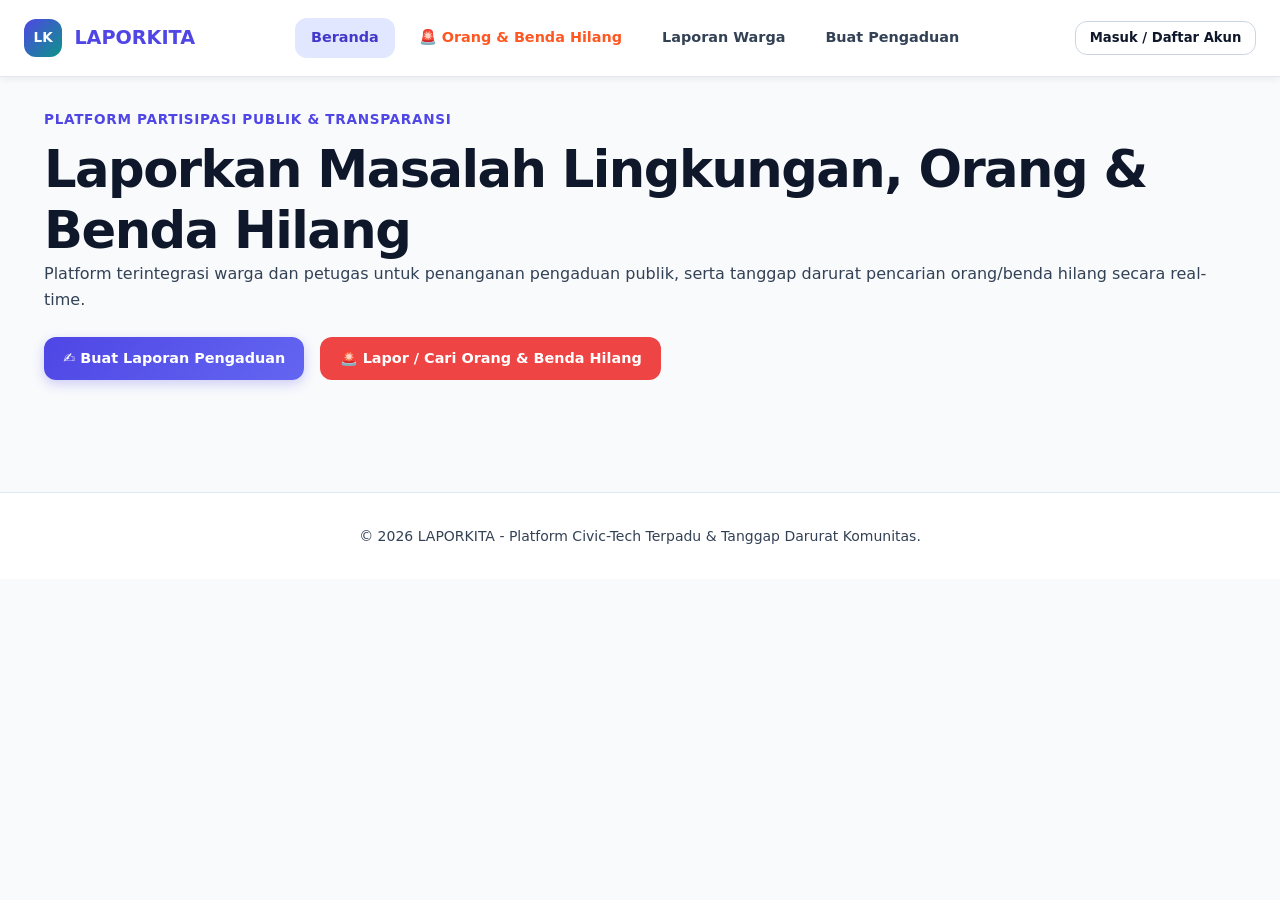
<file: gemini-code-1787797480855.html>
<!DOCTYPE html>
<html lang="id">
<head>
    <meta charset="UTF-8">
    <meta name="viewport" content="width=device-width, initial-scale=1.0">
    <title>LAPORKITA - Platform Pengaduan, Orang & Benda Hilang</title>
    
    <style>
        :root {
            --color-primary: #4f46e5;
            --color-primary-dark: #4338ca;
            --color-primary-light: #e0e7ff;
            --color-accent-teal: #0d9488;
            --color-accent-coral: #ff5722;
            --color-background: #f8fafc;
            --color-surface: #ffffff;
            --color-surface-soft: #f1f5f9;
            --color-text: #0f172a;
            --color-text-secondary: #334155;
            --color-text-muted: #64748b;
            --color-border: #e2e8f0;
            --color-border-strong: #cbd5e1;
            --color-success: #10b981;
            --color-success-bg: #d1fae5;
            --color-warning: #f59e0b;
            --color-warning-bg: #fef3c7;
            --color-danger: #ef4444;
            --color-danger-bg: #fee2e2;
            --color-white: #ffffff;

            --shadow-sm: 0 4px 6px -1px rgba(0, 0, 0, 0.05);
            --shadow-md: 0 10px 25px -5px rgba(79, 70, 229, 0.1);
            --shadow-lg: 0 20px 25px -5px rgba(0, 0, 0, 0.1);

            --radius-sm: 8px;
            --radius-md: 12px;
            --radius-lg: 18px;
            --radius-xl: 24px;

            --container-width: 1240px;
            --space-2: 0.5rem;
            --space-3: 0.75rem;
            --space-4: 1rem;
            --space-5: 1.25rem;
            --space-6: 1.5rem;
            --space-8: 2rem;
            --space-12: 3rem;
            --transition-fast: 150ms ease;
        }

        *, *::before, *::after { box-sizing: border-box; }
        html { scroll-behavior: smooth; font-size: 16px; }
        body, h1, h2, h3, h4, h5, h6, p, ul, ol { margin: 0; }
        ul, ol { padding: 0; list-style: none; }
        button, input, select, textarea { font: inherit; border-radius: var(--radius-sm); }
        button { cursor: pointer; border: 1px solid transparent; }
        img { display: block; max-width: 100%; height: auto; }
        a { color: inherit; text-decoration: none; }

        body {
            min-width: 320px;
            background: var(--color-background);
            color: var(--color-text);
            font-family: Inter, ui-sans-serif, system-ui, sans-serif;
            font-size: 1rem;
            line-height: 1.6;
        }

        body.modal-open { overflow: hidden !important; }

        main > section, main > .page {
            max-width: var(--container-width);
            margin-inline: auto;
            padding: var(--space-8) var(--space-6);
        }

        .page { animation: fadeIn 200ms ease-in-out; }
        @keyframes fadeIn {
            from { opacity: 0; transform: translateY(6px); }
            to { opacity: 1; transform: translateY(0); }
        }

        .page-header { margin-bottom: var(--space-8); }
        h1, h2, h3, h4 { color: var(--color-text); font-weight: 800; line-height: 1.2; }
        h1 { font-size: clamp(2.1rem, 4vw, 3.2rem); letter-spacing: -0.03em; }
        h2 { font-size: clamp(1.4rem, 2vw, 1.9rem); margin-bottom: var(--space-4); }
        h3 { font-size: 1.1rem; }
        p { color: var(--color-text-secondary); }

        .platform-label {
            margin-bottom: var(--space-2);
            color: var(--color-primary);
            font-size: 0.85rem;
            font-weight: 800;
            text-transform: uppercase;
            letter-spacing: 0.05em;
        }

        /* HEADER & NAVIGATION */
        .brand a { display: inline-flex; align-items: center; gap: var(--space-3); font-size: 1.2rem; font-weight: 900; color: var(--color-primary); }
        .logo-placeholder {
            display: inline-grid; width: 2.4rem; height: 2.4rem; place-items: center;
            border-radius: var(--radius-md);
            background: linear-gradient(135deg, var(--color-primary), var(--color-accent-teal)); 
            color: var(--color-white); font-size: 0.85rem; font-weight: 900;
        }

        #site-header {
            position: sticky; top: 0; z-index: 100;
            display: flex; justify-content: space-between; align-items: center;
            min-height: 4.8rem; padding: 0 var(--space-6);
            border-bottom: 1px solid var(--color-border); 
            background: rgba(255, 255, 255, 0.9);
            backdrop-filter: blur(12px);
            box-shadow: var(--shadow-sm);
        }

        #site-header nav ul { display: flex; align-items: center; gap: var(--space-2); }
        #site-header nav a {
            display: inline-flex; align-items: center; min-height: 2.5rem; padding: 0 var(--space-4);
            border-radius: var(--radius-md); color: var(--color-text-secondary); font-size: 0.9rem; font-weight: 600;
            transition: all var(--transition-fast);
        }
        #site-header nav a:hover, #site-header nav a[aria-current="page"] {
            background: var(--color-primary-light); color: var(--color-primary-dark);
        }

        /* BUTTONS */
        .btn-primary, .btn-secondary, .btn-danger, .btn-warning {
            display: inline-flex; align-items: center; justify-content: center;
            min-height: 2.7rem; padding: 0.6rem 1.2rem;
            border-radius: var(--radius-md); font-weight: 700; font-size: 0.9rem;
            transition: all var(--transition-fast); cursor: pointer;
        }
        .btn-primary { 
            background: linear-gradient(135deg, var(--color-primary), #6366f1); 
            color: var(--color-white); border: none; 
            box-shadow: 0 4px 12px rgba(79, 70, 229, 0.25);
        }
        .btn-primary:hover { transform: translateY(-1px); }
        .btn-secondary { background: var(--color-surface); color: var(--color-text); border: 1.5px solid var(--color-border-strong); }
        .btn-secondary:hover { background: var(--color-surface-soft); border-color: var(--color-primary); color: var(--color-primary); }
        .btn-danger { background: var(--color-danger); color: var(--color-white); border: none; }
        .btn-warning { background: var(--color-warning); color: var(--color-text); border: none; }
        .btn-sm { min-height: 2.1rem; padding: 0.35rem 0.85rem; font-size: 0.825rem; }

        /* FORMS & INPUTS */
        fieldset { margin-bottom: var(--space-6); padding: var(--space-6); border: 1px solid var(--color-border); border-radius: var(--radius-lg); background: var(--color-surface); box-shadow: var(--shadow-sm); }
        legend { padding-inline: var(--space-3); font-weight: 800; color: var(--color-primary); }
        
        .form-grid { display: grid; grid-template-columns: repeat(auto-fit, minmax(240px, 1fr)); gap: var(--space-4); }
        .form-field { display: flex; flex-direction: column; gap: 0.4rem; margin-bottom: var(--space-4); }
        label { font-weight: 600; font-size: 0.875rem; color: var(--color-text); }
        input, select, textarea {
            width: 100%; border: 1.5px solid var(--color-border-strong); background: var(--color-surface);
            color: var(--color-text); padding: 0.7rem 0.9rem; border-radius: var(--radius-md); outline: none;
            transition: border-color var(--transition-fast);
        }
        textarea { min-height: 6rem; resize: vertical; }
        input:focus, select:focus, textarea:focus { border-color: var(--color-primary); box-shadow: 0 0 0 4px var(--color-primary-light); }

        .radio-group, .checkbox-group { display: flex; gap: 0.8rem; flex-wrap: wrap; margin-top: 0.2rem; }
        .radio-label, .checkbox-label { 
            display: flex; align-items: center; gap: 0.5rem; font-size: 0.875rem; font-weight: 600; 
            cursor: pointer; background: var(--color-surface-soft); padding: 0.5rem 0.9rem; 
            border-radius: var(--radius-md); border: 1px solid var(--color-border); 
        }

        /* CARDS & BADGES */
        .latest-report-list { display: grid; gap: var(--space-4); }
        .report-card { padding: var(--space-6); border: 1px solid var(--color-border); border-radius: var(--radius-lg); background: var(--color-surface); box-shadow: var(--shadow-sm); }
        .status { display: inline-flex; padding: 0.25rem 0.75rem; border-radius: 999px; font-size: 0.75rem; font-weight: 800; }
        .status-reported { background: var(--color-warning-bg); color: #b45309; }
        .status-process { background: #e0f2fe; color: #0369a1; }
        .status-completed { background: var(--color-success-bg); color: var(--color-success); }
        
        .badge-urgency { padding: 0.25rem 0.6rem; border-radius: 6px; font-size: 0.75rem; font-weight: 800; }
        .urgency-Biasa { background: #f1f5f9; color: #475569; }
        .urgency-Penting { background: var(--color-warning-bg); color: #b45309; }
        .urgency-Darurat { background: var(--color-danger-bg); color: var(--color-danger); }
        .preview-img { max-height: 180px; border-radius: var(--radius-md); margin-top: 0.6rem; display: block; border: 1px solid var(--color-border); object-fit: cover; }

        /* MODAL */
        .modal { 
            position: fixed; inset: 0; z-index: 1000; 
            display: none; align-items: center; justify-content: center; 
            background: rgba(15, 23, 42, 0.6); backdrop-filter: blur(6px); 
            padding: 1.5rem 1rem; overflow-y: auto; 
        }

        .modal-content { 
            position: relative; background: var(--color-surface); 
            padding: var(--space-6); border-radius: var(--radius-xl); 
            max-width: 500px; width: 100%; box-shadow: var(--shadow-lg); 
            max-height: 90vh; overflow-y: auto; margin: auto;
            border: 1px solid var(--color-border);
        }

        .auth-tabs { display: flex; border-bottom: 2px solid var(--color-border); margin-bottom: var(--space-5); gap: 0.2rem; }
        .auth-tab-btn { flex: 1; padding: var(--space-3); border: none; background: none; font-weight: 700; font-size: 0.85rem; color: var(--color-text-muted); cursor: pointer; }
        .auth-tab-btn.active { border-bottom: 3px solid var(--color-primary); color: var(--color-primary); }
        .auth-tab-btn.officer-tab.active { border-bottom: 3px solid var(--color-danger); color: var(--color-danger); }

        /* BANNER BROADCAST NOTIFIKASI DARURAT HILANG */
        #broadcast-alert-container {
            position: fixed; bottom: 20px; right: 20px; z-index: 999;
            max-width: 380px; display: flex; flex-direction: column; gap: 10px;
        }
        .broadcast-card {
            background: #fff; border-left: 6px solid var(--color-danger);
            padding: 1rem; border-radius: var(--radius-md);
            box-shadow: 0 10px 25px rgba(0,0,0,0.2);
            animation: slideIn 0.3s ease-out;
        }
        @keyframes slideIn { from { transform: translateX(100%); } to { transform: translateX(0); } }

        footer.site-footer { text-align: center; padding: var(--space-8) var(--space-6); border-top: 1px solid var(--color-border); margin-top: var(--space-12); background: var(--color-surface); color: var(--color-text-muted); font-size: 0.875rem; }
    </style>
</head>

<body>

    <div id="broadcast-alert-container"></div>

    <header id="site-header">
        <div class="brand">
            <a href="#beranda" class="nav-link" data-target="beranda">
                <span class="logo-placeholder">LK</span>
                <span>LAPORKITA</span>
            </a>
        </div>

        <nav aria-label="Navigasi utama">
            <ul>
                <li><a href="#beranda" class="nav-link" data-target="beranda">Beranda</a></li>
                <li><a href="#orang-benda-hilang" class="nav-link" data-target="orang-benda-hilang" style="color:var(--color-accent-coral);">🚨 Orang & Benda Hilang</a></li>
                <li><a href="#laporan-terbaru" class="nav-link" data-target="laporan-terbaru">Laporan Warga</a></li>
                <li><a href="#formulir-laporan" class="nav-link" data-target="formulir-laporan">Buat Pengaduan</a></li>
                <li id="nav-item-citizen-dash" style="display: none;"><a href="#akun-masyarakat" class="nav-link" data-target="akun-masyarakat">Laporan Saya</a></li>
                <li id="nav-item-officer-dash" style="display: none;"><a href="#dasbor-petugas" class="nav-link" data-target="dasbor-petugas" style="color:var(--color-danger); border:1px solid var(--color-border);">🛡️ Panel Petugas</a></li>
            </ul>
        </nav>

        <div id="auth-header-action">
            <button type="button" id="btn-open-auth" class="btn-secondary btn-sm">Masuk / Daftar Akun</button>
        </div>
    </header>

    <main id="main-content">

        <section id="beranda" class="page">
            <header class="page-header">
                <p class="platform-label">Platform Partisipasi Publik & Transparansi</p>
                <h1>Laporkan Masalah Lingkungan, Orang & Benda Hilang</h1>
                <p>Platform terintegrasi warga dan petugas untuk penanganan pengaduan publik, serta tanggap darurat pencarian orang/benda hilang secara real-time.</p>

                <div style="display:flex; gap:1rem; margin-top:1.5rem; flex-wrap:wrap;">
                    <a href="#formulir-laporan" class="nav-link btn-primary" data-target="formulir-laporan">✍️ Buat Laporan Pengaduan</a>
                    <a href="#orang-benda-hilang" class="nav-link btn-danger" data-target="orang-benda-hilang">🚨 Lapor / Cari Orang & Benda Hilang</a>
                </div>
            </header>
        </section>

        <section id="orang-benda-hilang" class="page" style="display: none;">
            <header class="page-header">
                <p class="platform-label" style="color:var(--color-danger);">Sistem Tanggap Darurat Komunitas</p>
                <h1>Pusat Informasi Orang & Benda Hilang</h1>
                <p>Informasi yang dipublikasikan di sini akan dikirimkan sebagai <strong>Notifikasi Broadcast Real-Time</strong> ke seluruh pengguna. Berikan petunjuk jika Anda melihatnya untuk ditindaklanjuti petugas.</p>
            </header>

            <div style="margin-bottom: 2rem;">
                <button type="button" class="btn-danger" id="btn-show-lost-form">📢 Buat Laporan Orang / Benda Hilang</button>
            </div>

            <div id="form-lost-container" style="display: none; margin-bottom: 2rem;">
                <form id="lost-report-form">
                    <fieldset style="border-color: var(--color-danger);">
                        <legend style="color: var(--color-danger);">Formulir Darurat Orang / Benda Hilang</legend>
                        <div class="form-grid">
                            <div class="form-field">
                                <label for="lost-type">Tipe Laporan *</label>
                                <select id="lost-type" required>
                                    <option value="Orang Hilang">🧍 Orang Hilang</option>
                                    <option value="Benda Hilang">🎒 Benda / Barang Hilang</option>
                                </select>
                            </div>
                            <div class="form-field">
                                <label for="lost-title">Nama Subjek / Nama Benda Hilang *</label>
                                <input type="text" id="lost-title" required placeholder="Contoh: Anak Hilang (Budi, 8 Thn) / Dompet Hitam">
                            </div>
                        </div>

                        <div class="form-grid">
                            <div class="form-field">
                                <label for="lost-last-seen">Lokasi Terakhir Dilihat *</label>
                                <input type="text" id="lost-last-seen" required placeholder="Contoh: Alun-Alun Kota / Stasiun KA">
                            </div>
                            <div class="form-field">
                                <label for="lost-contact">Nomor Kontak Darurat (Keluarga/Pemilik) *</label>
                                <input type="text" id="lost-contact" required placeholder="0812345678xx">
                            </div>
                        </div>

                        <div class="form-field">
                            <label for="lost-description">Ciri-ciri Khusus & Kronologi Kejadian *</label>
                            <textarea id="lost-description" required placeholder="Jelaskan pakaian terakhir, warna benda, nomor plat, atau tanda khusus lainnya..."></textarea>
                        </div>

                        <div class="form-field">
                            <label for="lost-photo">Foto Subjek / Benda *</label>
                            <input type="file" id="lost-photo" accept="image/*" required>
                            <img id="lost-photo-preview" class="preview-img" style="display:none;" alt="Preview Foto">
                        </div>

                        <div style="display:flex; gap:1rem; margin-top:1rem;">
                            <button type="submit" class="btn-danger">🚀 Siarkan Notifikasi Darurat</button>
                            <button type="button" class="btn-secondary" id="btn-cancel-lost-form">Batal</button>
                        </div>
                    </fieldset>
                </form>
            </div>

            <h2>Daftar Pencarian Aktif Warga</h2>
            <div id="lost-items-list" class="latest-report-list" style="margin-top: 1rem;">Memuat data...</div>
        </section>

        <section id="laporan-terbaru" class="page" style="display: none;">
            <header class="page-header">
                <h1>Kumpulan Laporan Pengaduan Warga</h1>
                <p>Daftar pengaduan fasilitas, kebersihan, dan pelayanan publik yang dikirimkan warga.</p>
            </header>
            <div class="latest-report-list" id="all-reports-list">Memuat laporan...</div>
        </section>

        <section id="formulir-laporan" class="page" style="display: none;">
            <header class="page-header">
                <h1>Buat Laporan Pengaduan Publik</h1>
                <p>Isi formulir pengaduan fasilitas atau masalah publik berikut.</p>
            </header>

            <form id="main-report-form">
                <fieldset>
                    <legend>1. Detail Pengaduan</legend>
                    <div class="form-grid">
                        <div class="form-field">
                            <label for="report-category">Kategori Utama *</label>
                            <select id="report-category" required>
                                <option value="">-- Pilih Kategori --</option>
                                <option value="Fasilitas Publik">Fasilitas Publik</option>
                                <option value="Ketertiban & Pungli">Ketertiban & Pungli</option>
                                <option value="Kebersihan & Lingkungan">Kebersihan & Lingkungan</option>
                                <option value="Pelayanan Publik">Pelayanan Publik</option>
                            </select>
                        </div>
                        <div class="form-field">
                            <label for="report-title">Judul Laporan *</label>
                            <input type="text" id="report-title" required placeholder="Ringkasan masalah">
                        </div>
                    </div>

                    <div class="form-field">
                        <label for="report-description">Deskripsi Kronologi Kejadian *</label>
                        <textarea id="report-description" required placeholder="Jelaskan detail masalah..."></textarea>
                    </div>

                    <div class="form-field">
                        <label for="location-name">Lokasi Kejadian *</label>
                        <input type="text" id="location-name" required placeholder="Alamat atau patokan lokasi">
                    </div>

                    <button type="submit" id="btn-submit-report" class="btn-primary" style="margin-top:1rem;">🚀 Kirim Laporan Pengaduan</button>
                </fieldset>
            </form>
        </section>

        <section id="akun-masyarakat" class="page" style="display: none;">
            <header class="page-header">
                <h1>Dashboard Pengaduan Saya</h1>
                <p>Riwayat laporan pengaduan yang pernah kamu buat.</p>
            </header>
            <div id="my-reports-list" class="latest-report-list">Memuat data...</div>
        </section>

        <section id="dasbor-petugas" class="page" style="display: none;">
            <header class="page-header">
                <p class="platform-label" style="color:var(--color-danger);">Akses Terverifikasi Petugas</p>
                <h1>Panel Kontrol Penegak & Petugas Wilayah</h1>
                <p>Kelola laporan masuk serta pantau <strong>petunjuk lokasi dari warga</strong> untuk penanganan darurat.</p>
            </header>

            <h2>📍 Petunjuk Lokasi Orang/Benda Hilang dari Warga</h2>
            <div id="officer-clues-list" class="latest-report-list" style="margin-bottom: 2.5rem; margin-top: 1rem;">Memuat petunjuk...</div>

            <h2>📋 Daftar Pengaduan Masuk</h2>
            <div id="officer-reports-list" class="latest-report-list" style="margin-top: 1rem;">Memuat data...</div>
        </section>

    </main>

    <div id="auth-modal" class="modal">
        <div class="modal-content">
            <div class="auth-tabs">
                <button type="button" class="auth-tab-btn active" id="tab-btn-login">Login Warga</button>
                <button type="button" class="auth-tab-btn officer-tab" id="tab-btn-officer">🛡️ Login Petugas</button>
                <button type="button" class="auth-tab-btn" id="tab-btn-register">Daftar Akun</button>
            </div>

            <form id="form-login">
                <h2>Masuk Warga LAPORKITA</h2>
                <div class="form-field" style="margin-top: 1rem;">
                    <label for="login-email">Email / Username</label>
                    <input type="text" id="login-email" required placeholder="email@domain.com atau username">
                </div>
                <div class="form-field">
                    <label for="login-password">Kata Sandi</label>
                    <input type="password" id="login-password" required placeholder="Password">
                </div>
                <button type="submit" class="btn-primary" style="width: 100%; margin-top: 1rem;">Masuk Akun Warga</button>
            </form>

            <form id="form-login-officer" style="display: none;">
                <h2 style="color:var(--color-danger);">Akses Penegak / Petugas</h2>
                <div class="form-field" style="margin-top: 1rem;">
                    <label for="officer-email">Email / Username Petugas</label>
                    <input type="text" id="officer-email" required placeholder="petugas / email@instansi.go.id">
                </div>
                <div class="form-field">
                    <label for="officer-password">Kata Sandi</label>
                    <input type="password" id="officer-password" required placeholder="Password">
                </div>
                <div class="form-field">
                    <label for="officer-code" style="color:var(--color-danger);">Kode Verifikasi Petugas *</label>
                    <input type="text" id="officer-code" required placeholder="Kode: 3826252718">
                </div>
                <button type="submit" class="btn-primary" style="width: 100%; margin-top: 1rem; background: var(--color-danger); border-color: var(--color-danger);">Masuk Panel Petugas</button>
            </form>

            <form id="form-register" style="display: none;">
                <h2>Buat Akun Baru</h2>
                <div class="form-field" style="margin-top:1rem;">
                    <label for="reg-role">Daftar Sebagai *</label>
                    <select id="reg-role" required>
                        <option value="warga">Masyarakat / Warga</option>
                        <option value="officer">Penegak / Petugas Wilayah</option>
                    </select>
                </div>
                <div class="form-field">
                    <label for="reg-fullname">Nama Lengkap *</label>
                    <input type="text" id="reg-fullname" required placeholder="Sesuai KTP">
                </div>
                <div class="form-field">
                    <label for="reg-username">Username *</label>
                    <input type="text" id="reg-username" required placeholder="username">
                </div>
                <div class="form-field">
                    <label for="reg-email">Alamat Email *</label>
                    <input type="email" id="reg-email" required placeholder="nama@email.com">
                </div>
                <div class="form-field">
                    <label for="reg-password">Password *</label>
                    <input type="password" id="reg-password" minlength="6" required placeholder="Min 6 Karakter">
                </div>
                <button type="submit" class="btn-primary" style="width: 100%; margin-top: 1rem;">Daftar Akun LAPORKITA</button>
            </form>

            <button type="button" id="btn-close-modal" class="btn-secondary btn-sm" style="width: 100%; margin-top: 1rem;">Batal</button>
        </div>
    </div>

    <div id="clue-modal" class="modal">
        <div class="modal-content">
            <h2 style="color: var(--color-primary);">💡 Beri Petunjuk / Petunjuk Lokasi</h2>
            <p style="font-size:0.85rem; color:var(--color-text-muted); margin-bottom:1rem;">Informasi yang Anda berikan akan dikirim langsung ke <strong>Panel Petugas Penegak</strong> untuk menuju lokasi.</p>
            
            <form id="form-send-clue">
                <input type="hidden" id="clue-target-id">
                <div class="form-field">
                    <label for="clue-location">Lokasi Terakhir Anda Melihatnya *</label>
                    <input type="text" id="clue-location" required placeholder="Contoh: Terlihat di dekat Halte Bus Depan Pasar">
                </div>
                <div class="form-field">
                    <label for="clue-note">Catatan Tambahan / Detail Keterangan *</label>
                    <textarea id="clue-note" required placeholder="Contoh: Menggunakan baju merah, berjalan ke arah utara pukul 14.30"></textarea>
                </div>
                <button type="submit" class="btn-primary" style="width:100%;">🚀 Kirimkan ke Petugas Wilayah</button>
                <button type="button" id="btn-close-clue-modal" class="btn-secondary btn-sm" style="width:100%; margin-top:0.5rem;">Batal</button>
            </form>
        </div>
    </div>

    <footer class="site-footer">
        <p>&copy; 2026 LAPORKITA - Platform Civic-Tech Terpadu & Tanggap Darurat Komunitas.</p>
    </footer>

    <script>
        (() => {
            'use strict';
            
            // FIX MOCKAPI ENDPOINT RESOURCE & FALLBACK LOCAL STORAGE
            const API_USERS_URL = 'https://6a8e9a1aa12b7de8cc0ec0ef.mockapi.io/users';
            const API_REPORTS_URL = 'https://6a8e9a1aa12b7de8cc0ec0ef.mockapi.io/reports';
            
            const SESSION_KEY = 'laporkita_session';
            const LOCAL_USERS_KEY = 'laporkita_local_users';
            const LOCAL_REPORTS_KEY = 'laporkita_local_reports';
            const LOCAL_LOST_KEY = 'laporkita_local_lost';
            const LOCAL_CLUES_KEY = 'laporkita_local_clues';
            const FIXED_OFFICER_CODE = '3826252718';

            // INITIALIZE LOCAL STORAGE SEED DATA
            if (!localStorage.getItem(LOCAL_USERS_KEY)) {
                localStorage.setItem(LOCAL_USERS_KEY, JSON.stringify([
                    { id: '1', fullname: 'Mohammad Arga', username: 'arga', email: 'arga@test.com', password: 'password123', role: 'warga' },
                    { id: '2', fullname: 'Bripka Susanto (Satgas)', username: 'petugas', email: 'petugas@polri.go.id', password: 'password123', role: 'officer' }
                ]));
            }

            if (!localStorage.getItem(LOCAL_REPORTS_KEY)) {
                localStorage.setItem(LOCAL_REPORTS_KEY, JSON.stringify([
                    { id: '1', code: 'LK-889123', category: 'Fasilitas Publik', title: 'Jalan Berlubang', description: 'Lubang jalan cukup besar di persimpangan.', location: 'Jl. Merdeka No 45', reporterName: 'Mohammad Arga', reporterEmail: 'arga@test.com', status: 'reported' }
                ]));
            }

            if (!localStorage.getItem(LOCAL_LOST_KEY)) {
                localStorage.setItem(LOCAL_LOST_KEY, JSON.stringify([
                    { id: '1', code: 'HST-001', type: 'Orang Hilang', title: 'Anak Hilang (Budi - 8 Tahun)', lastSeen: 'Taman Kota Merdeka', contact: '081299887766', description: 'Menggunakan kaos biru, celana pendek hitam. Terakhir terlihat jam 10 pagi.', photo: '', status: 'active', createdAt: new Date().toISOString() }
                ]));
            }

            if (!localStorage.getItem(LOCAL_CLUES_KEY)) {
                localStorage.setItem(LOCAL_CLUES_KEY, JSON.stringify([]));
            }

            // ASYNC FETCH WITH HYBRID FALLBACK (API OR LOCAL STORAGE)
            async function fetchUsers() {
                try {
                    const res = await fetch(API_USERS_URL);
                    if (res.ok) {
                        const data = await res.json();
                        if (Array.isArray(data) && data.length > 0) return data;
                    }
                } catch(e) {}
                return JSON.parse(localStorage.getItem(LOCAL_USERS_KEY) || '[]');
            }

            async function saveUser(newUser) {
                try {
                    const res = await fetch(API_USERS_URL, {
                        method: 'POST',
                        headers: { 'Content-Type': 'application/json' },
                        body: JSON.stringify(newUser)
                    });
                    if (res.ok) return await res.json();
                } catch(e) {}
                
                const users = JSON.parse(localStorage.getItem(LOCAL_USERS_KEY) || '[]');
                newUser.id = Date.now().toString();
                users.push(newUser);
                localStorage.setItem(LOCAL_USERS_KEY, JSON.stringify(users));
                return newUser;
            }

            async function fetchReports() {
                try {
                    const res = await fetch(API_REPORTS_URL);
                    if (res.ok) {
                        const data = await res.json();
                        if (Array.isArray(data) && data.length > 0) return data.reverse();
                    }
                } catch(e) {}
                return JSON.parse(localStorage.getItem(LOCAL_REPORTS_KEY) || '[]').reverse();
            }

            async function saveReport(newReport) {
                try {
                    const res = await fetch(API_REPORTS_URL, {
                        method: 'POST',
                        headers: { 'Content-Type': 'application/json' },
                        body: JSON.stringify(newReport)
                    });
                    if (res.ok) return await res.json();
                } catch(e) {}

                const reports = JSON.parse(localStorage.getItem(LOCAL_REPORTS_KEY) || '[]');
                newReport.id = Date.now().toString();
                reports.push(newReport);
                localStorage.setItem(LOCAL_REPORTS_KEY, JSON.stringify(reports));
                return newReport;
            }

            function getLostItems() { return JSON.parse(localStorage.getItem(LOCAL_LOST_KEY) || '[]'); }
            function saveLostItem(item) {
                const lost = getLostItems();
                lost.unshift(item);
                localStorage.setItem(LOCAL_LOST_KEY, JSON.stringify(lost));
            }

            function getClues() { return JSON.parse(localStorage.getItem(LOCAL_CLUES_KEY) || '[]'); }
            function saveClue(clue) {
                const clues = getClues();
                clues.unshift(clue);
                localStorage.setItem(LOCAL_CLUES_KEY, JSON.stringify(clues));
            }

            function getSession() {
                try { return JSON.parse(localStorage.getItem(SESSION_KEY)); } catch(e) { return null; }
            }
            function setSession(val) {
                try { localStorage.setItem(SESSION_KEY, JSON.stringify(val)); } catch(e) {}
            }

            function navigateTo(targetId) {
                document.querySelectorAll('.page').forEach(p => p.style.display = 'none');
                const targetPage = document.getElementById(targetId) || document.getElementById('beranda');
                targetPage.style.display = 'block';

                document.querySelectorAll('#site-header nav a').forEach(a => {
                    if (a.getAttribute('data-target') === targetId) a.setAttribute('aria-current', 'page');
                    else a.removeAttribute('aria-current');
                });

                window.scrollTo(0, 0);
                renderAllData();
            }

            // MODAL & AUTHENTICATION
            const authModal = document.getElementById('auth-modal');
            const tabLoginBtn = document.getElementById('tab-btn-login');
            const tabOfficerBtn = document.getElementById('tab-btn-officer');
            const tabRegBtn = document.getElementById('tab-btn-register');
            
            const formLogin = document.getElementById('form-login');
            const formLoginOfficer = document.getElementById('form-login-officer');
            const formRegister = document.getElementById('form-register');

            function openModal() { authModal.style.display = 'flex'; document.body.classList.add('modal-open'); }
            function closeModal() { authModal.style.display = 'none'; document.body.classList.remove('modal-open'); }

            tabLoginBtn.addEventListener('click', () => {
                tabLoginBtn.classList.add('active'); tabOfficerBtn.classList.remove('active'); tabRegBtn.classList.remove('active');
                formLogin.style.display = 'block'; formLoginOfficer.style.display = 'none'; formRegister.style.display = 'none';
            });

            tabOfficerBtn.addEventListener('click', () => {
                tabOfficerBtn.classList.add('active'); tabLoginBtn.classList.remove('active'); tabRegBtn.classList.remove('active');
                formLoginOfficer.style.display = 'block'; formLogin.style.display = 'none'; formRegister.style.display = 'none';
            });

            tabRegBtn.addEventListener('click', () => {
                tabRegBtn.classList.add('active'); tabLoginBtn.classList.remove('active'); tabOfficerBtn.classList.remove('active');
                formRegister.style.display = 'block'; formLogin.style.display = 'none'; formLoginOfficer.style.display = 'none';
            });

            document.getElementById('btn-close-modal').addEventListener('click', closeModal);

            // REGISTER AKUN
            formRegister.addEventListener('submit', async (e) => {
                e.preventDefault();
                const users = await fetchUsers();
                const email = document.getElementById('reg-email').value.trim();
                const username = document.getElementById('reg-username').value.trim();

                if (users.find(u => u.email === email || u.username === username)) {
                    alert('Email atau Username ini sudah terdaftar!');
                    return;
                }

                const newUser = {
                    fullname: document.getElementById('reg-fullname').value,
                    username: username,
                    email: email,
                    password: document.getElementById('reg-password').value,
                    role: document.getElementById('reg-role').value
                };

                const saved = await saveUser(newUser);
                if (saved) {
                    if (newUser.role === 'officer') {
                        alert('Pendaftaran Petugas Berhasil! Silakan login di tab Login Petugas.');
                        tabOfficerBtn.click();
                    } else {
                        setSession(saved);
                        alert('Pendaftaran akun berhasil!');
                        closeModal();
                        updateAuthUI();
                        navigateTo('akun-masyarakat');
                    }
                }
            });

            // LOGIN WARGA
            formLogin.addEventListener('submit', async (e) => {
                e.preventDefault();
                const inputId = document.getElementById('login-email').value.trim();
                const pass = document.getElementById('login-password').value;
                const users = await fetchUsers();

                const user = users.find(u => (u.email === inputId || u.username === inputId) && u.password === pass);
                if (user) {
                    if (user.role === 'officer') {
                        alert('Akun ini terdaftar sebagai Petugas. Silakan masuk via tab "Login Petugas"!');
                        tabOfficerBtn.click();
                        return;
                    }
                    setSession(user);
                    alert(`Selamat datang kembali, ${user.fullname}!`);
                    closeModal();
                    updateAuthUI();
                    navigateTo('akun-masyarakat');
                } else {
                    alert('Email/Username atau Password salah!');
                }
            });

            // LOGIN PETUGAS
            formLoginOfficer.addEventListener('submit', async (e) => {
                e.preventDefault();
                const inputId = document.getElementById('officer-email').value.trim();
                const pass = document.getElementById('officer-password').value;
                const code = document.getElementById('officer-code').value.trim();

                if (code !== FIXED_OFFICER_CODE) {
                    alert('Kode Verifikasi Petugas salah!');
                    return;
                }

                const users = await fetchUsers();
                const user = users.find(u => (u.email === inputId || u.username === inputId) && u.password === pass);
                if (user) {
                    if (user.role !== 'officer') {
                        alert('Akun ini bukan akun Petugas!');
                        return;
                    }
                    setSession(user);
                    alert(`Verifikasi Petugas Berhasil. Selamat bertugas, ${user.fullname}!`);
                    closeModal();
                    updateAuthUI();
                    navigateTo('dasbor-petugas');
                } else {
                    alert('Identitas Petugas atau Kata Sandi salah!');
                }
            });

            function updateAuthUI() {
                const session = getSession();
                const authHeaderAction = document.getElementById('auth-header-action');
                const citizenNav = document.getElementById('nav-item-citizen-dash');
                const officerNav = document.getElementById('nav-item-officer-dash');

                if (session) {
                    authHeaderAction.innerHTML = `
                        <span style="font-weight:700; font-size:0.85rem; color:var(--color-primary); margin-right:0.4rem;">👤 ${session.fullname} (${session.role === 'officer' ? 'Petugas' : 'Warga'})</span>
                        <button type="button" id="btn-logout" class="btn-secondary btn-sm">Keluar</button>
                    `;
                    citizenNav.style.display = session.role === 'warga' ? 'inline-block' : 'none';
                    officerNav.style.display = session.role === 'officer' ? 'inline-block' : 'none';

                    document.getElementById('btn-logout').addEventListener('click', () => {
                        localStorage.removeItem(SESSION_KEY);
                        alert('Anda telah keluar.');
                        updateAuthUI();
                        navigateTo('beranda');
                    });
                } else {
                    authHeaderAction.innerHTML = `<button type="button" id="btn-open-auth-nav" class="btn-secondary btn-sm">Masuk / Daftar Akun</button>`;
                    citizenNav.style.display = 'none';
                    officerNav.style.display = 'none';
                    document.getElementById('btn-open-auth-nav').addEventListener('click', openModal);
                }
            }

            // MODUL ORANG & BENDA HILANG
            const btnShowLostForm = document.getElementById('btn-show-lost-form');
            const formLostContainer = document.getElementById('form-lost-container');
            const btnCancelLostForm = document.getElementById('btn-cancel-lost-form');
            const lostPhotoInput = document.getElementById('lost-photo');
            const lostPhotoPreview = document.getElementById('lost-photo-preview');

            btnShowLostForm.addEventListener('click', () => {
                if (!getSession()) { alert('Silakan login terlebih dahulu untuk membuat laporan.'); openModal(); return; }
                formLostContainer.style.display = 'block';
            });
            btnCancelLostForm.addEventListener('click', () => formLostContainer.style.display = 'none');

            lostPhotoInput.addEventListener('change', () => {
                const file = lostPhotoInput.files[0];
                if (file) {
                    const reader = new FileReader();
                    reader.onload = (e) => { lostPhotoPreview.src = e.target.result; lostPhotoPreview.style.display = 'block'; };
                    reader.readAsDataURL(file);
                }
            });

            document.getElementById('lost-report-form').addEventListener('submit', function(e) {
                e.preventDefault();
                const session = getSession();

                const newItem = {
                    id: Date.now().toString(),
                    code: `HST-${Date.now().toString().slice(-4)}`,
                    type: document.getElementById('lost-type').value,
                    title: document.getElementById('lost-title').value,
                    lastSeen: document.getElementById('lost-last-seen').value,
                    contact: document.getElementById('lost-contact').value,
                    description: document.getElementById('lost-description').value,
                    photo: lostPhotoPreview.src || '',
                    reporterName: session.fullname,
                    reporterEmail: session.email,
                    status: 'active',
                    createdAt: new Date().toISOString()
                };

                saveLostItem(newItem);
                triggerBroadcastAlert(newItem);
                this.reset();
                lostPhotoPreview.style.display = 'none';
                formLostContainer.style.display = 'none';
                alert('Laporan Darurat Hilang Berhasil Disiarkan ke seluruh Pengguna!');
                renderAllData();
            });

            // BROADCAST ALERT POPUP SIMULATION
            function triggerBroadcastAlert(item) {
                const container = document.getElementById('broadcast-alert-container');
                const card = document.createElement('div');
                card.className = 'broadcast-card';
                card.innerHTML = `
                    <div style="display:flex; justify-content:space-between; align-items:center;">
                        <strong style="color:var(--color-danger); font-size:0.85rem;">🚨 SIARAN DARURAT: ${item.type.toUpperCase()}</strong>
                        <button onclick="this.parentElement.parentElement.remove()" style="background:none; border:none; cursor:pointer;">✖</button>
                    </div>
                    <h4 style="margin-top:0.3rem;">${item.title}</h4>
                    <p style="font-size:0.8rem; margin:0.3rem 0;">📍 Terakhir Terlihat: <strong>${item.lastSeen}</strong></p>
                    <button class="btn-warning btn-sm" style="width:100%; margin-top:0.4rem;" onclick="openClueModal('${item.id}', '${item.title}')">💡 Saya Ada Petunjuk / Melihatnya</button>
                `;
                container.appendChild(card);
                setTimeout(() => card.remove(), 12000);
            }

            // MODAL & FORM PETUNJUK (WARGA TO PETUGAS)
            const clueModal = document.getElementById('clue-modal');
            window.openClueModal = function(targetId, title) {
                document.getElementById('clue-target-id').value = targetId;
                clueModal.style.display = 'flex';
            };
            document.getElementById('btn-close-clue-modal').addEventListener('click', () => clueModal.style.display = 'none');

            document.getElementById('form-send-clue').addEventListener('submit', function(e) {
                e.preventDefault();
                const session = getSession();
                const targetId = document.getElementById('clue-target-id').value;

                const newClue = {
                    id: Date.now().toString(),
                    targetId: targetId,
                    location: document.getElementById('clue-location').value,
                    note: document.getElementById('clue-note').value,
                    senderName: session ? session.fullname : 'Warga Anonim',
                    senderContact: session ? session.email : '-',
                    createdAt: new Date().toLocaleString()
                };

                saveClue(newClue);
                alert('Petunjuk lokasi telah berhasil dikirimkan ke Petugas Penegak!');
                this.reset();
                clueModal.style.display = 'none';
                renderAllData();
            });

            // SUBMIT MAIN PENGADUAN
            document.getElementById('main-report-form').addEventListener('submit', async function(e) {
                e.preventDefault();
                const session = getSession();
                if (!session) { alert('Silakan login terlebih dahulu.'); openModal(); return; }

                const newReport = {
                    code: `LK-${Date.now().toString().slice(-6)}`,
                    category: document.getElementById('report-category').value,
                    title: document.getElementById('report-title').value,
                    description: document.getElementById('report-description').value,
                    location: document.getElementById('location-name').value,
                    reporterName: session.fullname,
                    reporterEmail: session.email,
                    status: 'reported'
                };

                await saveReport(newReport);
                this.reset();
                alert('Laporan Pengaduan Berhasil Terkirim!');
                navigateTo('laporan-terbaru');
            });

            // RENDER DATA METRIK & KARTU
            async function renderAllData() {
                const reports = await fetchReports();
                const lostItems = getLostItems();
                const clues = getClues();
                const session = getSession();

                // 1. RENDER DAFTAR HILANG (PUBLIC)
                const lostListContainer = document.getElementById('lost-items-list');
                if (lostListContainer) {
                    lostListContainer.innerHTML = lostItems.length ? lostItems.map(item => `
                        <article class="report-card" style="border-top: 5px solid var(--color-danger);">
                            <header style="display:flex; justify-content:space-between; align-items:flex-start; flex-wrap:wrap;">
                                <div>
                                    <span class="badge-urgency urgency-Darurat">${item.type}</span>
                                    <h3 style="margin-top:0.4rem;">${item.title}</h3>
                                </div>
                                <small style="color:var(--color-text-muted);">Kontak: ${item.contact}</small>
                            </header>
                            <hr style="border:none; border-top:1px solid var(--color-border); margin:0.6rem 0;">
                            <p><strong>📍 Terakhir Terlihat:</strong> ${item.lastSeen}</p>
                            <p><strong>Detail Ciri-ciri:</strong> ${item.description}</p>
                            ${item.photo ? `<img src="${item.photo}" class="preview-img" alt="Foto Hilang">` : ''}
                            <div style="margin-top: 1rem;">
                                <button type="button" class="btn-warning btn-sm" onclick="openClueModal('${item.id}', '${item.title}')">💡 Beri Petunjuk / Info Melihat</button>
                            </div>
                        </article>
                    `).join('') : '<p>Belum ada laporan orang atau benda hilang aktif.</p>';
                }

                // 2. RENDER PETUNJUK LOKASI DI DASBOR PETUGAS
                const officerClueContainer = document.getElementById('officer-clues-list');
                if (officerClueContainer && session && session.role === 'officer') {
                    officerClueContainer.innerHTML = clues.length ? clues.map(c => `
                        <article class="report-card" style="border-left: 5px solid var(--color-warning); background: #fffbebf5;">
                            <h4>📍 Petunjuk Lokasi Baru dari: ${c.senderName} (${c.senderContact})</h4>
                            <p style="margin-top:0.4rem;"><strong>Lokasi Dilihat:</strong> ${c.location}</p>
                            <p><strong>Keterangan tambahan:</strong> ${c.note}</p>
                            <small style="color:var(--color-text-muted);">Waktu Kirim: ${c.createdAt}</small>
                            <div style="margin-top:0.5rem;">
                                <button type="button" class="btn-primary btn-sm" onclick="alert('Instruksi dikirim ke tim lapangan untuk meluncur ke lokasi: ${c.location}')">🚔 Meluncur ke Lokasi</button>
                            </div>
                        </article>
                    `).join('') : '<p>Belum ada petunjuk lokasi dari warga.</p>';
                }

                // 3. RENDER PENGADUAN WARGA
                const renderCard = (r) => `
                    <article class="report-card">
                        <header style="display:flex; justify-content:space-between; align-items:flex-start;">
                            <div>
                                <small style="color:var(--color-text-muted);">ID: ${r.code || r.id} | Pelapor: ${r.reporterName}</small>
                                <h3 style="margin-top:0.2rem;">${r.title}</h3>
                            </div>
                            <span class="status status-${r.status}">${r.status.toUpperCase()}</span>
                        </header>
                        <hr style="border:none; border-top:1px solid var(--color-border); margin:0.6rem 0;">
                        <p><strong>Kategori:</strong> ${r.category} | 📍 ${r.location}</p>
                        <p>${r.description}</p>
                    </article>`;

                const allList = document.getElementById('all-reports-list');
                if (allList) allList.innerHTML = reports.length ? reports.map(renderCard).join('') : '<p>Belum ada laporan.</p>';

                const myList = document.getElementById('my-reports-list');
                if (myList && session && session.role === 'warga') {
                    const myReports = reports.filter(r => r.reporterEmail === session.email);
                    myList.innerHTML = myReports.length ? myReports.map(renderCard).join('') : '<p>Kamu belum memiliki riwayat pengaduan.</p>';
                }

                const officerList = document.getElementById('officer-reports-list');
                if (officerList && session && session.role === 'officer') {
                    officerList.innerHTML = reports.length ? reports.map(renderCard).join('') : '<p>Tidak ada pengaduan masuk.</p>';
                }
            }

            // NAVIGATION ROUTING EVENT
            document.addEventListener('click', (e) => {
                const link = e.target.closest('.nav-link');
                if (link) {
                    e.preventDefault();
                    navigateTo(link.getAttribute('data-target'));
                }
            });

            // INITIALIZATION
            updateAuthUI();
            navigateTo('beranda');
        })();
    </script>
</body>
</html>
</file>
